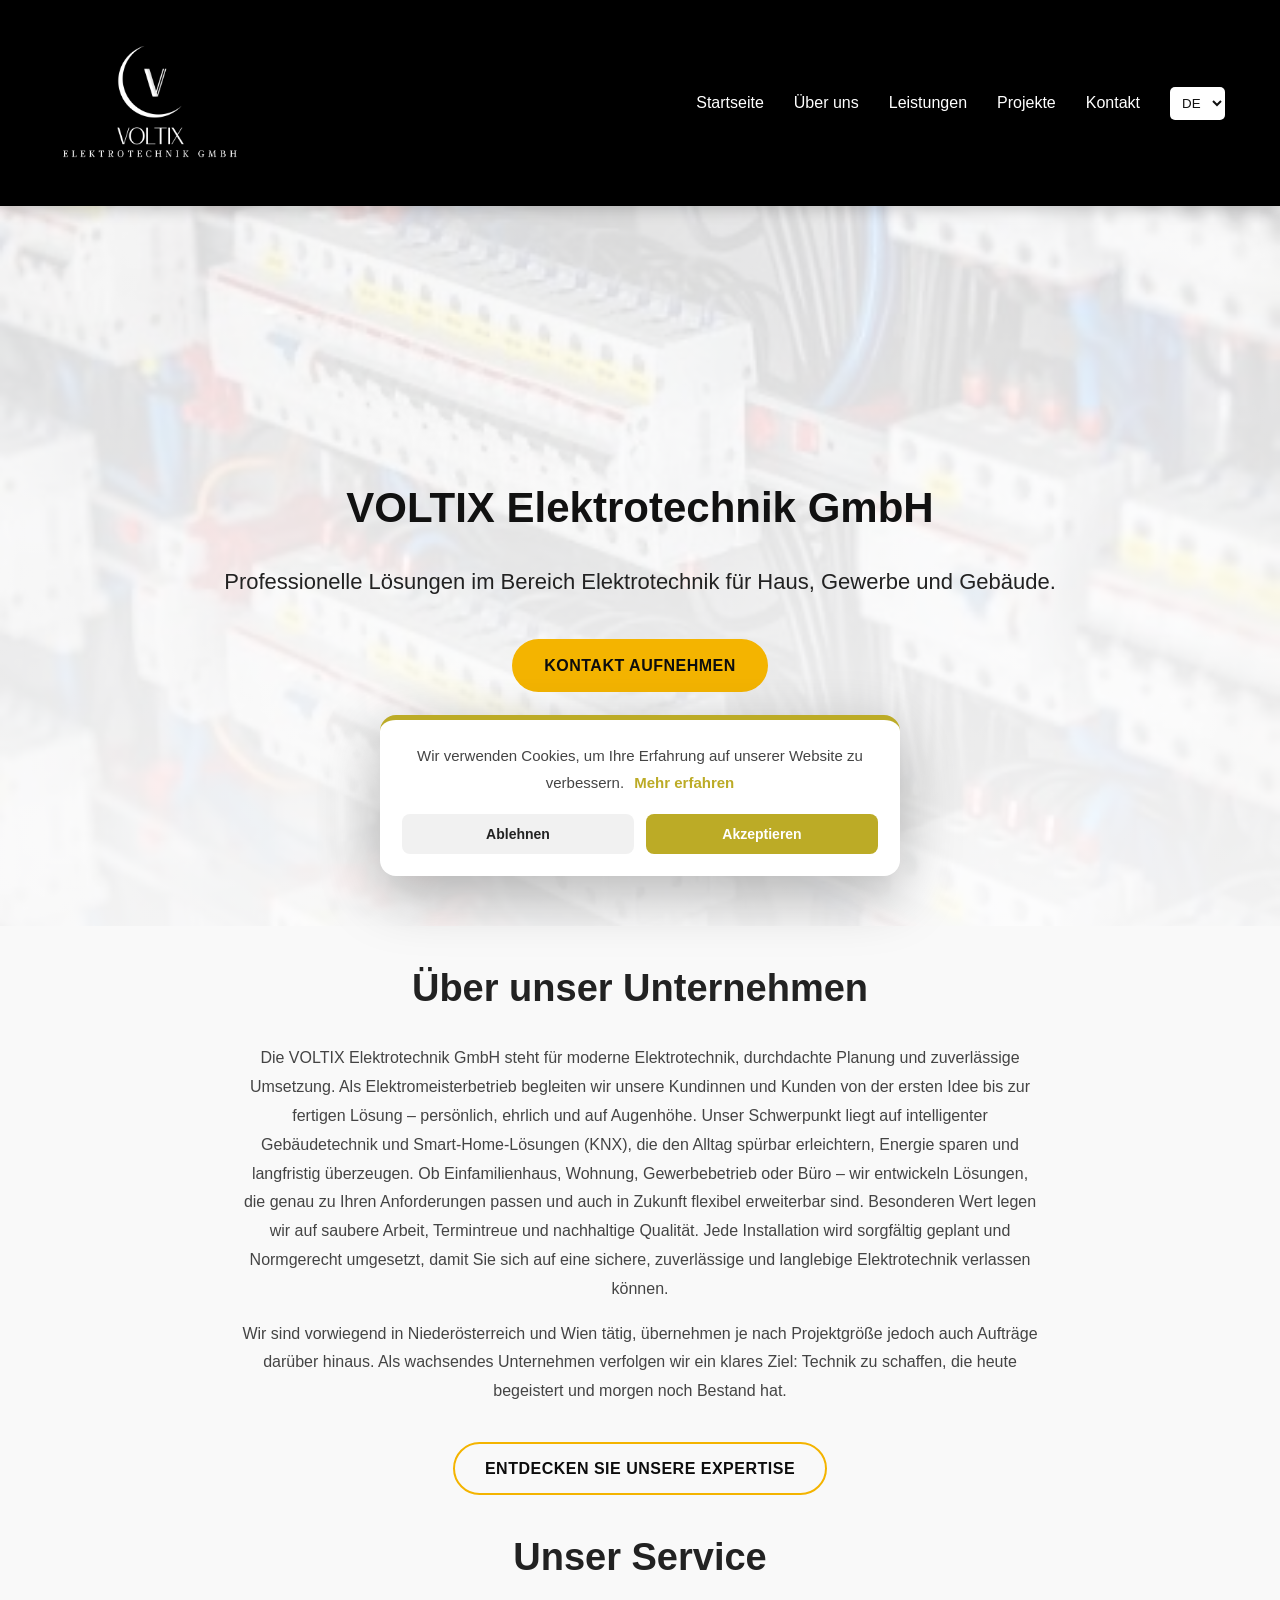
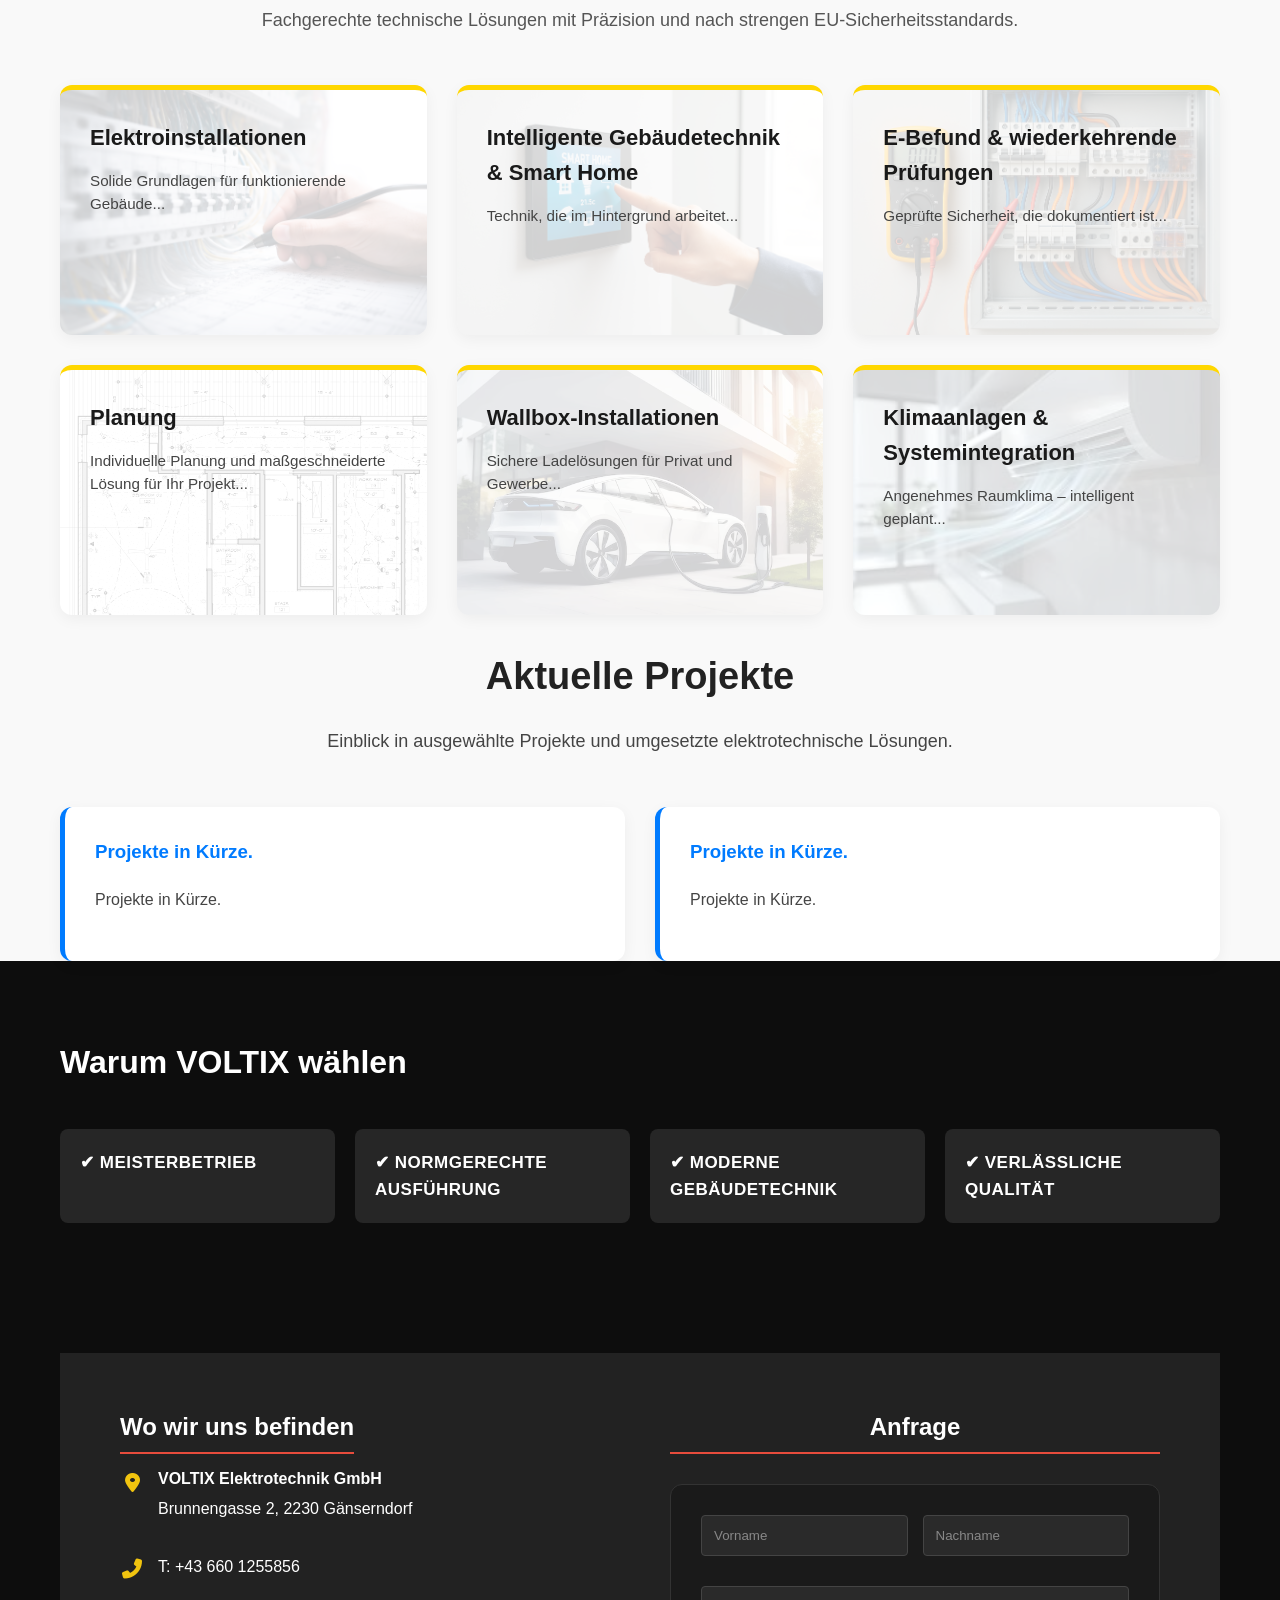
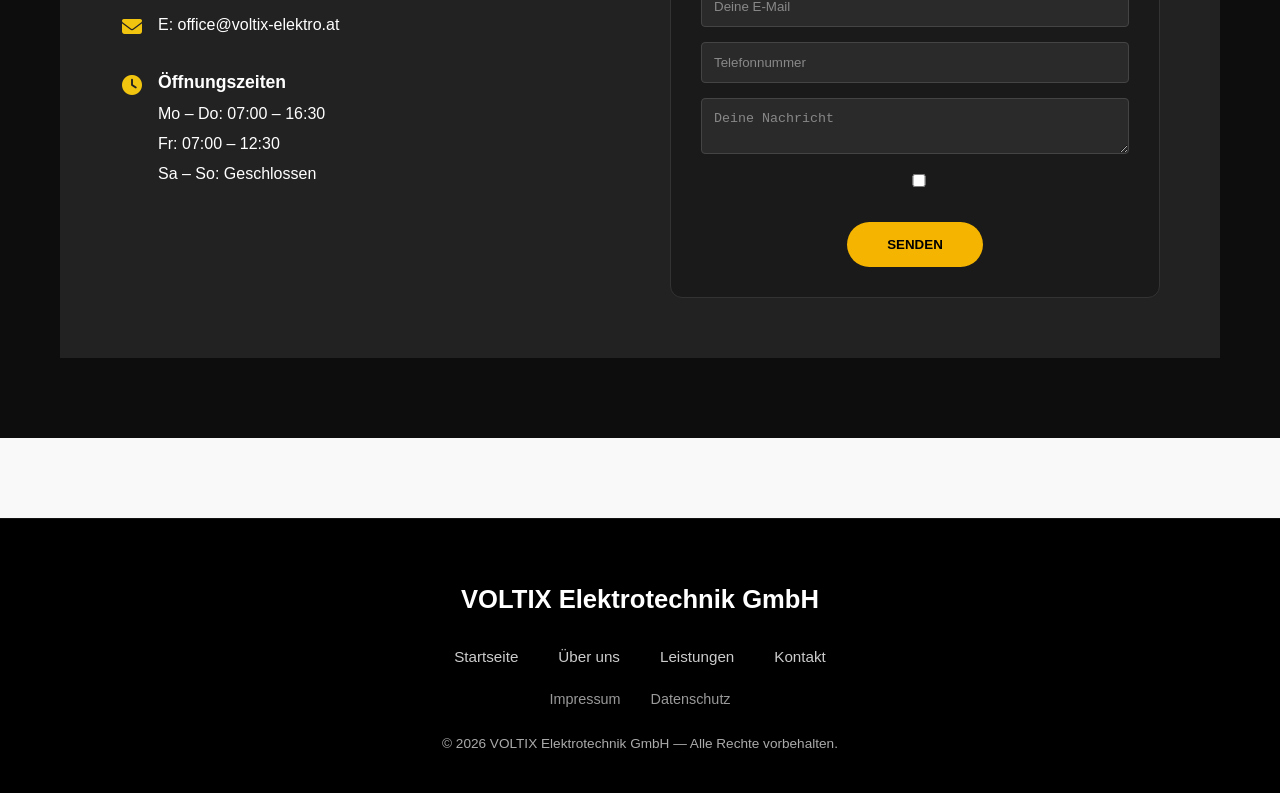
<file: index.html>
<!DOCTYPE html>
<html lang="en">
<head>
    <meta charset="UTF-8" />
    <meta name="viewport" content="width=device-width, initial-scale=1.0, maximum-scale=1.0, user-scalable=no">

    <style>
        * { box-sizing: border-box; }

        body {
            margin: 0;
            padding: 0;
            overflow-x: hidden;
            width: 100%;
        }

        img {
            max-width: 100%;
            height: auto;
        }

        .container {
            width: 100%;
            padding: 0 20px;
            margin: 0 auto;
        }

        section {
            width: 100%;
            display: block;
            clear: both;
        }
    </style>

    <title>VOLTIX Elektrotechnik GmbH – Electrical Engineering Experts</title>

    <meta name="description" content="VOLTIX Elektrotechnik GmbH offers professional electrical engineering, industrial automation, smart home installation, and maintenance services in Austria. Specialized in PLC programming and energy solutions." data-translate="meta_description_index">
    <meta name="keywords" content="VOLTIX, Elektrotechnik, Electrical Engineering, Automation, Smart Home, Installation, Austria, PLC, energy efficiency, industrial control">
    <meta name="author" content="VOLTIX Elektrotechnik GmbH">

    <link rel="stylesheet" href="https://cdnjs.cloudflare.com/ajax/libs/font-awesome/6.5.1/css/all.min.css">
    <link rel="stylesheet" href="style.css">
    <link rel="icon" type="image/png" href="assets/voltix-logo.png">

    <style>
        #cookie-banner.cookie-container {
            position: fixed !important;
            left: 50% !important;
            bottom: 24px !important;
            transform: translateX(-50%) translateY(160%) !important;
            width: min(92%, 520px) !important;
            max-width: 520px !important;
            background: #ffffff !important;
            color: #111111 !important;
            border-radius: 16px !important;
            border-top: 5px solid #bcab26 !important;
            box-shadow: 0 18px 60px rgba(0, 0, 0, 0.28) !important;
            padding: 22px !important;
            z-index: 2147483647 !important;
            opacity: 0 !important;
            visibility: hidden !important;
            pointer-events: none !important;
            text-align: center !important;
            transition: transform 0.35s ease, opacity 0.35s ease, visibility 0.35s ease !important;
            display: block !important;
        }

        #cookie-banner.cookie-container.active {
            transform: translateX(-50%) translateY(0) !important;
            opacity: 1 !important;
            visibility: visible !important;
            pointer-events: auto !important;
        }

        #cookie-banner .cookie-content {
            display: block !important;
        }

        #cookie-banner .cookie-content p {
            margin: 0 0 18px 0 !important;
            line-height: 1.5 !important;
            font-size: 15px !important;
            color: #111111 !important;
        }

        #cookie-banner .learn-more-inline {
            margin-left: 6px !important;
            color: #bcab26 !important;
            font-weight: 600 !important;
            text-decoration: none !important;
            white-space: nowrap !important;
        }

        #cookie-banner .learn-more-inline:hover {
            text-decoration: underline !important;
        }

        #cookie-banner .cookie-buttons {
            display: flex !important;
            flex-direction: row !important;
            gap: 12px !important;
            margin-top: 0 !important;
            width: 100% !important;
        }

        #cookie-banner .cookie-buttons button {
            appearance: none !important;
            -webkit-appearance: none !important;
            flex: 1 !important;
            width: auto !important;
            border: none !important;
            border-radius: 8px !important;
            padding: 12px 18px !important;
            font-size: 14px !important;
            font-weight: 700 !important;
            cursor: pointer !important;
            transition: opacity 0.2s ease !important;
            pointer-events: auto !important;
        }

        #cookie-banner .cookie-buttons button:hover {
            opacity: 0.9 !important;
        }

        #accept-cookies {
            background: #bcab26 !important;
            color: #ffffff !important;
        }

        #deny-cookies {
            background: #f1f1f1 !important;
            color: #222222 !important;
        }

        @media (max-width: 768px) {
            #cookie-banner.cookie-container {
                left: 10px !important;
                right: 10px !important;
                bottom: 10px !important;
                width: auto !important;
                max-width: none !important;
                transform: translateY(160%) !important;
                padding: 18px !important;
            }

            #cookie-banner.cookie-container.active {
                transform: translateY(0) !important;
            }

            #cookie-banner .cookie-buttons {
                flex-direction: column !important;
            }
        }
    </style>
</head>

<body>
    <header id="navbar-container"></header>

    <section class="hero" id="home">
        <div class="hero-content">
            <h1>VOLTIX Elektrotechnik GmbH</h1>
            <div class="hero-subtitle">
                <p data-translate="hero_subtitle">Professional electrical engineering solutions for homes, businesses and industry.</p>
                <a href="/#contact" class="btn primary-btn" data-translate="hero_button">Get in Touch</a>
            </div>
        </div>
    </section>

    <section id="about" class="content-section about-preview">
        <div class="container">
            <h2 class="section-title" data-translate="about_title">About Our Company</h2>
            <div class="about-grid">
                <div class="about-text-content">
                    <p data-translate="about_text_p1">
                        VOLTIX Elektrotechnik GmbH stands for modern electrical engineering, well-thought-out planning, and reliable implementation. As a master electrical contracting company, we support our clients from the initial idea to the finished solution – personally, honestly, and as equals. Our focus is on intelligent building technology and smart home solutions (KNX) that noticeably simplify everyday life, save energy, and provide long-term benefits. Whether for a single-family home, apartment, commercial building, or office – we develop solutions that precisely match your requirements and can be flexibly expanded in the future. We place particular emphasis on clean workmanship, adherence to deadlines, and sustainable quality. Every installation is carefully planned and implemented in accordance with standards, so you can rely on safe, dependable, and durable electrical engineering.
                    </p>
                    <p data-translate="about_text_p2">
                        We primarily operate in Lower Austria and Vienna, but depending on the project size, we also accept projects beyond these regions. As a growing company, we pursue a clear goal: to create technology that inspires today and will still be relevant tomorrow.
                    </p>
                    <a href="about.html" class="btn secondary-btn" data-translate="about_more_button">Discover Our Expertise</a>
                </div>
            </div>
        </div>
    </section>

    <section id="services" class="content-section services-section bg-light">
        <div class="container">
            <h2 class="section-title" data-translate="services_title">Our Services</h2>
            <p class="section-subtitle" data-translate="services_subtitle">
                Specialized technical solutions delivered with precision and adherence to strict EU safety standards.
            </p>

            <div class="services-grid">
                <a href="service-installations.html" class="service-box elektro" data-key="service_1">
                    <h3 data-translate="service_1_title">Electrical Installations</h3>
                    <p data-translate="service_1_preview">Solid Foundations for Functioning Buildings...</p>
                </a>

                <a href="service-smart-home.html" class="service-box smart" data-key="service_2">
                    <h3 data-translate="service_2_title">Intelligent Building Technology & Smart Home</h3>
                    <p data-translate="service_2_preview">Technology that works in the background...</p>
                </a>

                <a href="service-testing.html" class="service-box testing" data-key="service_3">
                    <h3 data-translate="service_3_title">Electronic report & recurring tests</h3>
                    <p data-translate="service_3_preview">Advanced Safety that is tested and documented...</p>
                </a>

                <a href="service-planning.html" class="service-box planning" data-key="service_4">
                    <h3 data-translate="service_4_title">Planning</h3>
                    <p data-translate="service_4_preview">Individual planning and tailored solutions for your project...</p>
                </a>

                <a href="service-wallbox.html" class="service-box wallbox" data-key="service_5">
                    <h3 data-translate="service_5_title">Wallbox Installations</h3>
                    <p data-translate="service_5_preview">Safe Charging Solutions for Private and Commercial...</p>
                </a>

                <a href="service-climate.html" class="service-box klima" data-key="service_6">
                    <h3 data-translate="service_6_title">Air Conditioning & System Integration</h3>
                    <p data-translate="service_6_preview">Pleasant Indoor Climate – Intelligently Planned...</p>
                </a>
            </div>
        </div>
    </section>

    <div id="modalOverlay" class="modal-overlay" onclick="outsideClick(event)">
        <div class="modal">
            <button class="close-btn" onclick="closeModal()">×</button>
            <h2 id="modalTitle"></h2>
            <p id="modalText"></p>
        </div>
    </div>

    <section id="projects" class="content-section projects-section">
        <div class="container">
            <h2 class="section-title" data-translate="projects_title">Recent Projects</h2>
            <p class="section-subtitle" data-translate="projects_text">Insight into selected projects and implemented electrotechnical solutions.</p>

            <div class="projects-grid">
                <div class="project-card">
                    <h3 data-translate="project_1_title">Projects Coming Soon</h3>
                    <p data-translate="project_1_text">Projects Coming Soon</p>
                </div>
                <div class="project-card">
                    <h3 data-translate="project_2_title">Projects Coming Soon</h3>
                    <p data-translate="project_2_text">Projects Coming Soon</p>
                </div>
            </div>
        </div>
    </section>

    <section class="trust bg-dark">
        <div class="container">
            <h2 data-translate="trust_title">Why Choose VOLTIX</h2>

            <div class="trust-grid">
                <div data-translate="trust_1">✔ Master Business</div>
                <div data-translate="trust_2">✔ Standard-Compliant Execution</div>
                <div data-translate="trust_3">✔ Modern Building Technology</div>
                <div data-translate="trust_4">✔ Reliable Quality</div>
            </div>
        </div>
    </section>

    <section id="contact" class="contact-section">
        <div class="container">
            <div class="contact-container">

                <div class="contact-info">
                    <h2 data-en="Where are we located" data-de="Wo wir uns befinden">Where are we located</h2>

                    <div class="info-item">
                        <i class="fas fa-map-marker-alt"></i>
                        <div class="info-text">
                            <strong>VOLTIX Elektrotechnik GmbH</strong>
                            <p>Brunnengasse 2, 2230 Gänserndorf</p>
                        </div>
                    </div>

                    <div class="info-item">
                        <i class="fas fa-phone-alt"></i>
                        <div class="info-text">
                            <p>T: +43 660 1255856</p>
                        </div>
                    </div>

                    <div class="info-item">
                        <i class="fas fa-envelope"></i>
                        <div class="info-text">
                            <p>E: office@voltix-elektro.at</p>
                        </div>
                    </div>

                    <div class="info-item">
                        <i class="fas fa-clock"></i>
                        <div class="info-text">
                            <h3 data-en="Opening Hours" data-de="Öffnungszeiten">Opening Hours</h3>
                            <p data-en="Mon – Thu: 07:00 – 16:30" data-de="Mo – Do: 07:00 – 16:30">Mon – Thu: 07:00 – 16:30</p>
                            <p data-en="Fri: 07:00 – 12:30" data-de="Fr: 07:00 – 12:30">Fri – 07:00 – 12:30</p>
                            <p data-en="Sat – Sun: Closed" data-de="Sa – So: Geschlossen">Sat – Sun: Closed</p>
                        </div>
                    </div>
                </div>

                <div class="contact-form-wrapper">
                    <h2 class="form-title" data-en="Inquiry" data-de="Anfrage">Inquiry</h2>

                    <form action="https://formspree.io/f/xwvwjjgo" method="POST" class="contact-form" id="contactForm">
                        <div class="form-row">
                            <input type="text" name="First_Name" placeholder="First Name" data-en="First Name" data-de="Vorname" required>
                            <input type="text" name="Last_Name" placeholder="Last Name" data-en="Last Name" data-de="Nachname" required>
                        </div>

                        <input type="email" name="Email" placeholder="Your Email" data-en="Your Email" data-de="Deine E-Mail" required>
                        <input type="tel" name="Phone" placeholder="Phone Number" data-en="Phone Number" data-de="Telefonnummer" required>
                        <textarea name="Message" placeholder="Your Message" data-en="Your Message" data-de="Deine Nachricht" required></textarea>

                        <div class="privacy-wrapper">
                            <input type="checkbox" id="privacy" name="privacy" required>
                        </div>

                        <div class="button-wrapper">
                            <button type="submit" class="send-btn" data-en="SEND" data-de="SENDEN">SEND</button>
                        </div>
                    </form>
                </div>

            </div>
        </div>
    </section>

    <div id="cookie-banner" class="cookie-container" aria-live="polite">
        <div class="cookie-content">
            <p>
                <span data-translate="cookie_text">We use cookies to improve your experience on our website.</span>
                <a href="privacy.html" class="learn-more-inline" data-translate="cookie_learn_more">Learn more</a>
            </p>
            <div class="cookie-buttons">
                <button type="button" id="deny-cookies" data-translate="cookie_deny">Deny</button>
                <button type="button" id="accept-cookies" data-translate="cookie_accept">Accept</button>
            </div>
        </div>
    </div>

    <div id="footer-container"></div>

    <script src="script.js"></script>
    <script src="layout.js"></script>

    <script>
        window.addEventListener("load", function () {
            const banner = document.getElementById("cookie-banner");
            const acceptBtn = document.getElementById("accept-cookies");
            const denyBtn = document.getElementById("deny-cookies");

            if (!banner || !acceptBtn || !denyBtn) return;

            try {
                const choice = localStorage.getItem("cookieChoice");

                if (!choice) {
                    setTimeout(function () {
                        banner.classList.add("active");
                    }, 500);
                }

                acceptBtn.onclick = function (e) {
                    e.preventDefault();
                    e.stopPropagation();
                    localStorage.setItem("cookieChoice", "accepted");
                    banner.classList.remove("active");
                    banner.style.display = "none";
                };

                denyBtn.onclick = function (e) {
                    e.preventDefault();
                    e.stopPropagation();
                    localStorage.setItem("cookieChoice", "denied");
                    banner.classList.remove("active");
                    banner.style.display = "none";
                };
            } catch (err) {
                console.error("Cookie banner error:", err);
            }
        });
    </script>
</body>
</html>
</file>
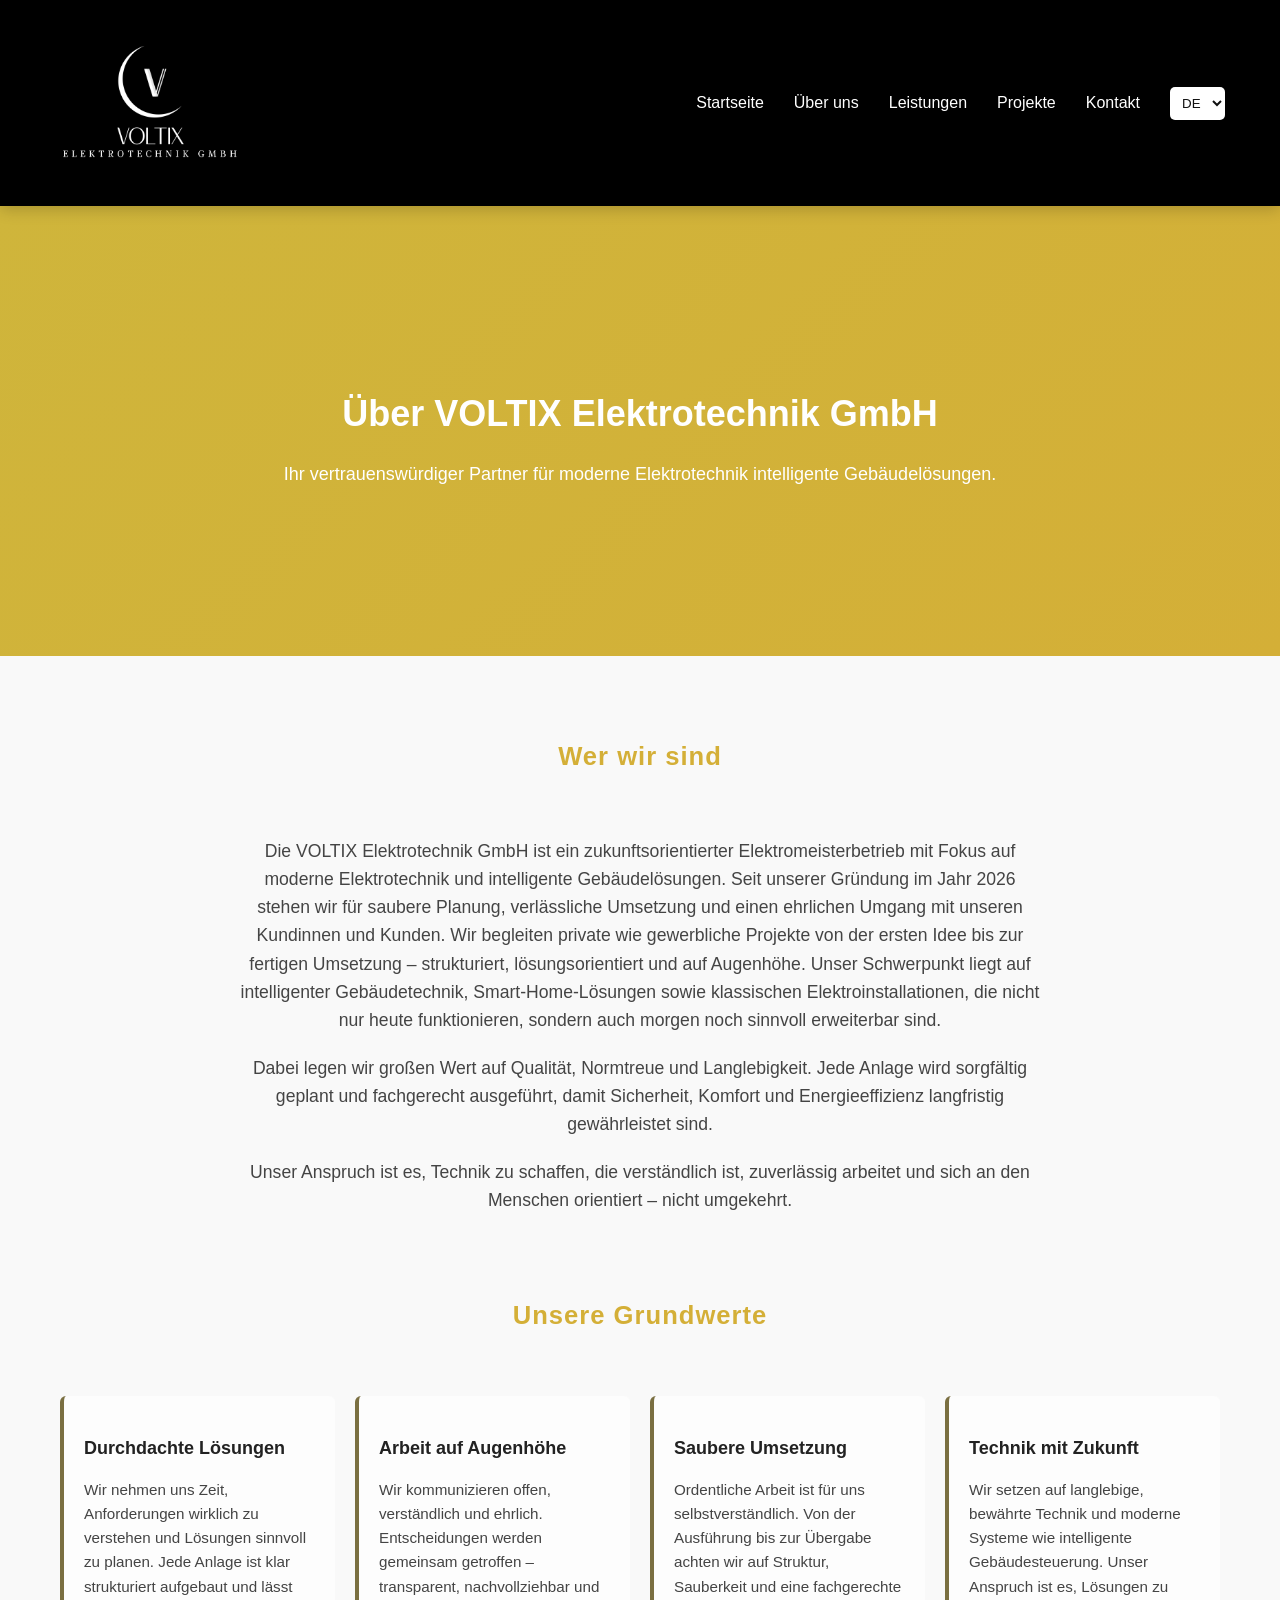
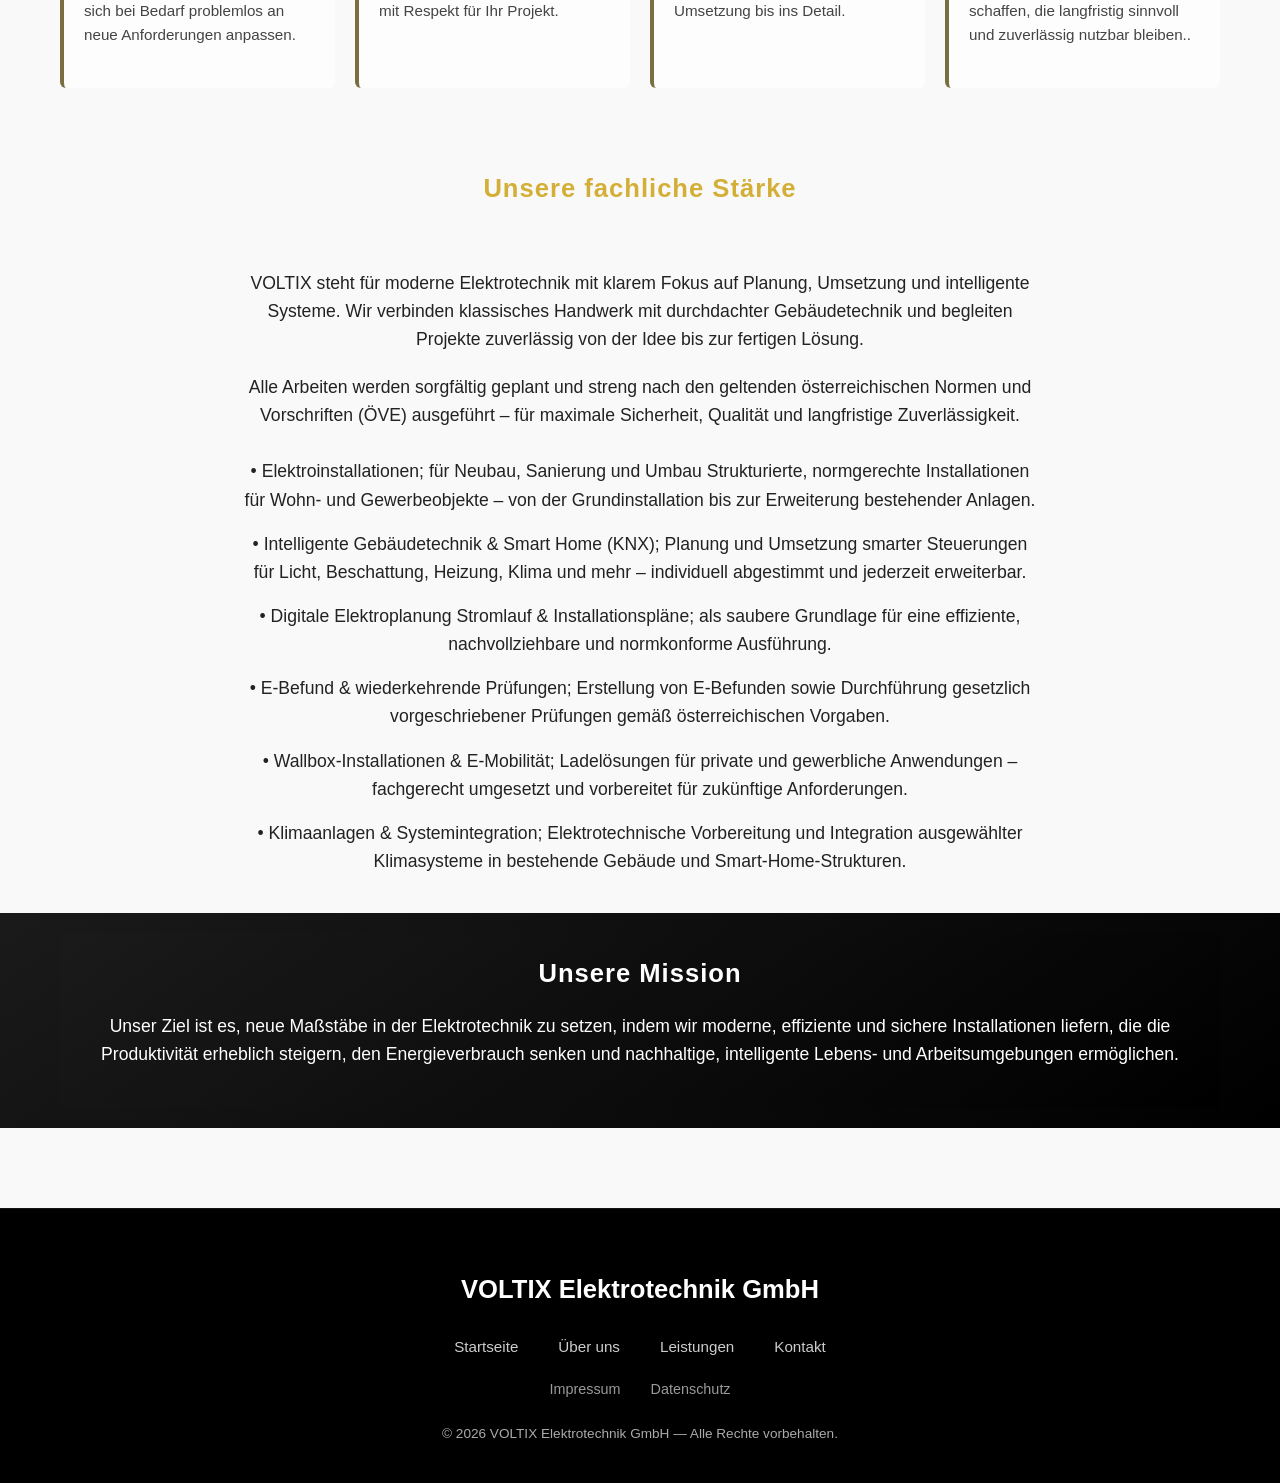
<file: about.html>
<!DOCTYPE html>
<html lang="en">
<head>
    <meta charset="UTF-8" />
   <meta name="viewport" content="width=device-width, initial-scale=1.0">

<style>
    * { box-sizing: border-box; }
    body { 
        margin: 0; 
        padding: 0; 
        overflow-x: hidden; /* Prevents the 'wobble'/side-scrolling */
        width: 100%;
    }
    img { 
        max-width: 100%; /* Prevents images from being wider than the phone */
        height: auto; 
    }
    .container {
        width: 100%;
        padding: 0 20px;
        margin: 0 auto;
    }
    /* Forces everything to stay inside the phone screen */
    section {
        width: 100%;
        display: block;
        clear: both;
    }
</style>

    <title>About Us – Voltix Elektrotechnik GmbH</title>

    <meta name="description" content="Learn more about Voltix Elektrotechnik GmbH – a modern electrical engineering company providing professional installations, industrial automation, smart home systems, and advanced technical solutions." data-translate="meta_description_about">
    <meta name="author" content="Voltix Elektrotechnik GmbH">

    <link rel="stylesheet" href="style.css">
    <link rel="icon" type="image/png" href="assets/voltix-logo.png">
</head>

</style>
<body>

   <header id="navbar-container"></header>

  <section class="about-hero">
    <div class="about-hero-content">
        <h2 data-translate="about_hero_title">VOLTIX Elektrotechnik GmbH</h2>
        <p data-translate="about_hero_subtitle">Your trusted partner for modern electrical engineering and intelligent building solutions.</p>
    </div>
</section>

<section class="about-section">
    <div class="container">
        <div class="about-content-centered">
            <h2 data-translate="who_we_are_title">Who We Are</h2>
            
            <p data-translate="about_main_text_p1">
                VOLTIX Elektrotechnik GmbH is a future-oriented master electrical contracting company focusing on modern electrical engineering and intelligent building solutions. Since our founding in 2026, we have stood for meticulous planning, reliable implementation, and honest dealings with our customers. We support private and commercial projects from the initial concept to completed implementation – in a structured, solution-oriented manner and on equal footing. Our focus is on intelligent building technology, smart home solutions, and classic electrical installations that not only function today but can also be meaningfully expanded in the future.
            </p>
            <p data-translate="about_main_text_p2">
                We place great emphasis on quality, compliance with standards, and durability. Every system is carefully planned and professionally installed to ensure long-term safety, comfort, and energy efficiency.
            </p>
            <p data-translate="about_main_text_p3">
                Our aim is to create technology that is understandable, works reliably and is people-oriented – not the other way around.
            </p>
        </div>
    </div>
</section>
    <section class="content-section about-section bg-light">
        <div class="container">
            <h2 data-translate="values_title">Our Core Values</h2>
            <div class="values-grid">
                <div class="value-box">
                    <h3 data-translate="value_1_title">Well-thought-out solutions</h3>
                    <p data-translate="value_1_text">We take the time to truly understand requirements and plan solutions effectively. Every system is clearly structured and can be easily adapted to new requirements as needed.</p>
                </div>
                <div class="value-box">
                    <h3 data-translate="value_2_title">Working as equals</h3>
                    <p data-translate="value_2_text">We communicate openly, clearly, and honestly. Decisions are made jointly, transparently, comprehensibly, and with respect for your project.
                    </p>
                </div>
                <div class="value-box">
                    <h3 data-translate="value_3_title">Clean execution</h3>
                    <p data-translate="value_3_text">Proper work is a matter of course for us. From execution to handover, we pay attention to structure, cleanliness, and professional execution down to the last detail.</p>
                </div>
                <div class="value-box">
                    <h3 data-translate="value_4_title">Technology for the future</h3>
                    <p data-translate="value_4_text">We rely on durable, proven technology and modern systems such as intelligent building management. Our aim is to create solutions that remain useful and reliable in the long term.</p>
                </div>
            </div>
        </div>
    </section>

    <section class="content-section about-section">
        <div class="container">
            <h2 data-translate="expertise_title">Our professional strength</h2>
            <div class="expertise-grid">
                <div class="text-content">
                    <p data-translate="expertise_p1">
                        VOLTIX stands for modern electrical engineering with a clear focus on planning, implementation, and intelligent systems. We combine traditional craftsmanship with sophisticated building technology and reliably support projects from the initial concept to the finished solution.
                    </p>
                    <p data-translate="expertise_p2">All work is meticulously planned and executed strictly in accordance with applicable Austrian standards and regulations (ÖVE) – for maximum safety, quality, and long-term reliability.</p>
                    <ul class="skills-list">
                        <li data-translate="skill_1">• Electrical installations; For new construction, renovation and conversion. Structured, standards-compliant installations for residential and commercial properties – from basic installation to the expansion of existing systems.</li>
                        <li data-translate="skill_2">• Intelligent building technology & Smart Home (KNX); Planning and implementation of smart controls for lighting, shading, heating, air conditioning and more, individually tailored and expandable at any time.</li>
                        <li data-translate="skill_3">• Digital electrical planning Circuit and installation plans; As a clean basis for efficient, traceable and standards-compliant execution.</li>
                        <li data-translate="skill_4">• Electronic reports & recurring inspections; Preparation of electronic reports and performance of legally required inspections in accordance with Austrian regulations.</li>
                        <li data-translate="skill_5">• Wallbox installations & e-mobility; Charging solutions for private and commercial applications – professionally implemented and prepared for future requirements.</li>
                        <li data-translate="skill_6">• Air conditioning & system integration; Electrical preparation and integration of selected air conditioning systems into existing building and smart home structures.</li>
                        
                    </ul>
                </div>
            </div>
        </div>
    </section>

    <section class="content-section about-section bg-dark mission-section">
        <div class="container">
        <div class="mission-section">
    <div class="accent-line"></div> <h2 data-translate="mission_title" style="color: white;">>Our Mission</h2>
    <p data-translate="mission_text" style="color: white;">>Our goal is to create technology that is easy to understand, works reliably, and is oriented toward people—not the other way around.</p>
</div>
        </div>
    </section>

  <div id="footer-container"></div>

<script src="script.js"></script>
<script src="layout.js"></script>
</file>
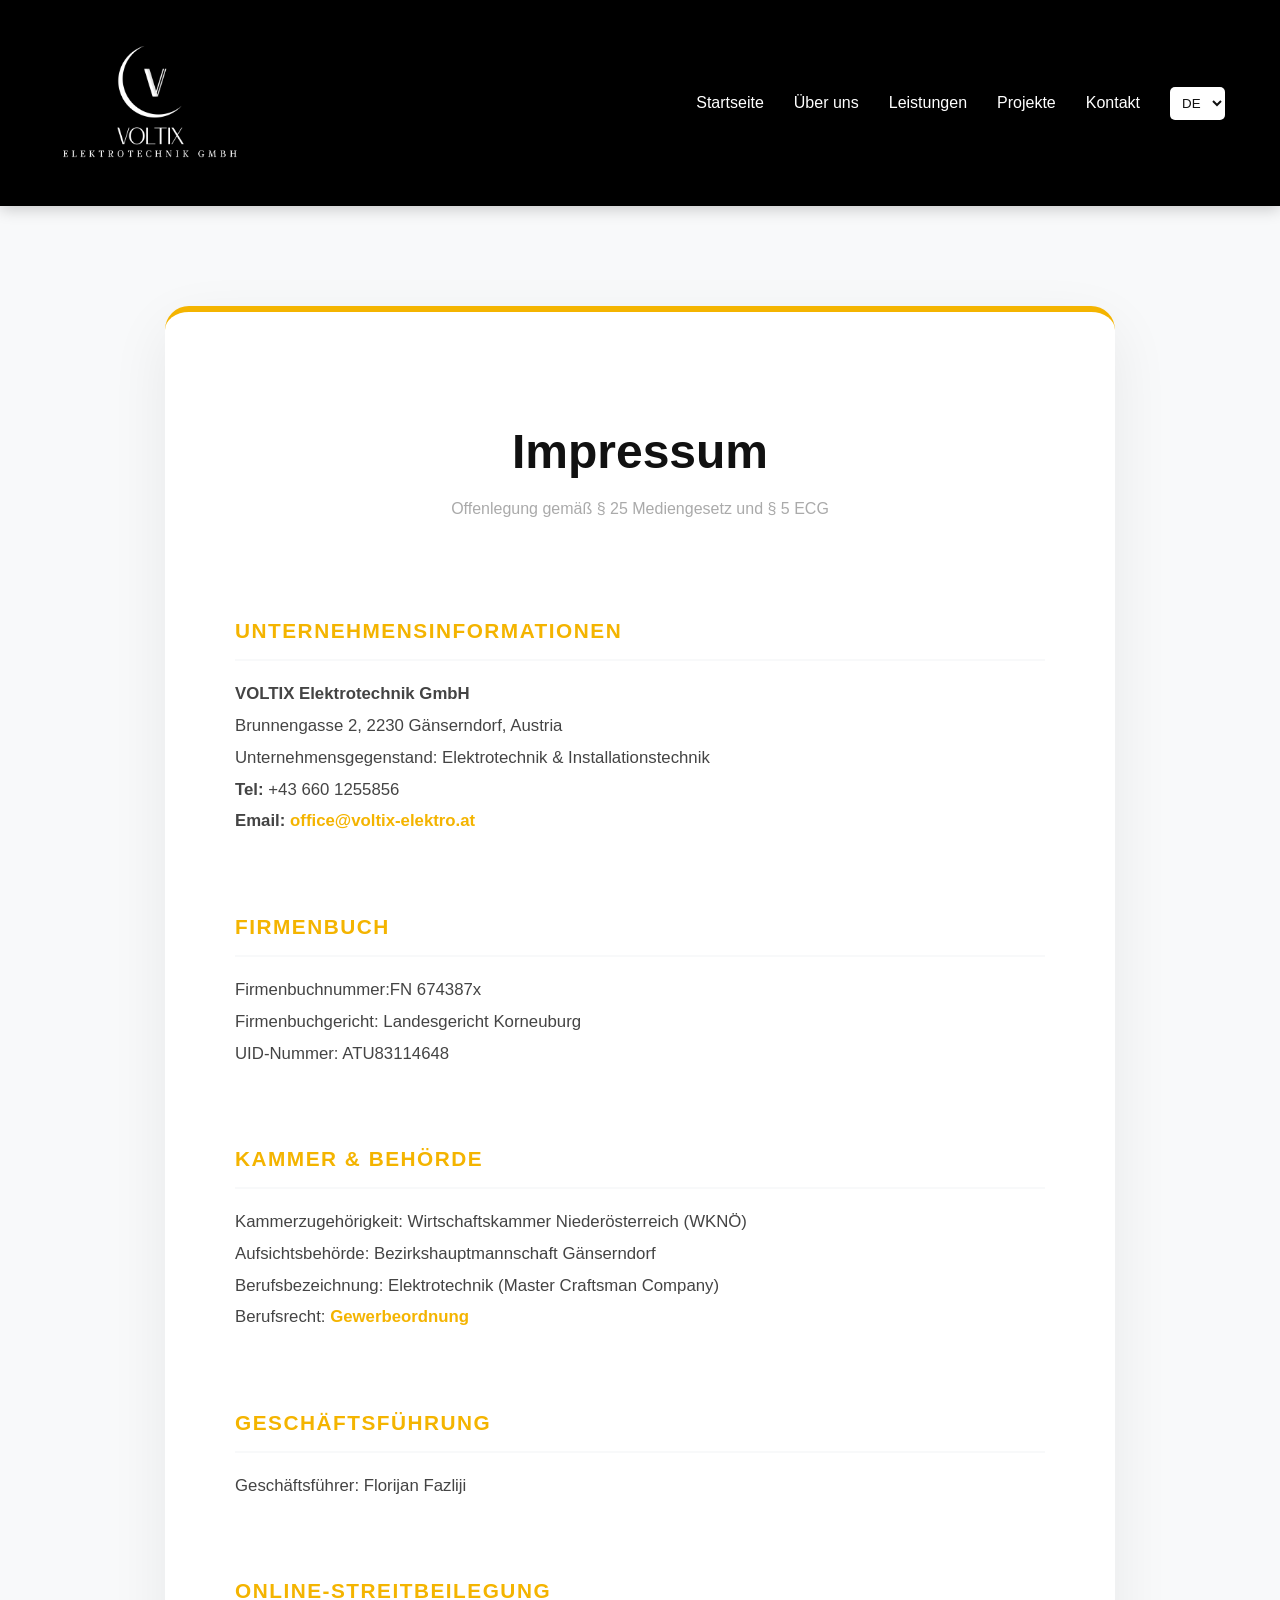
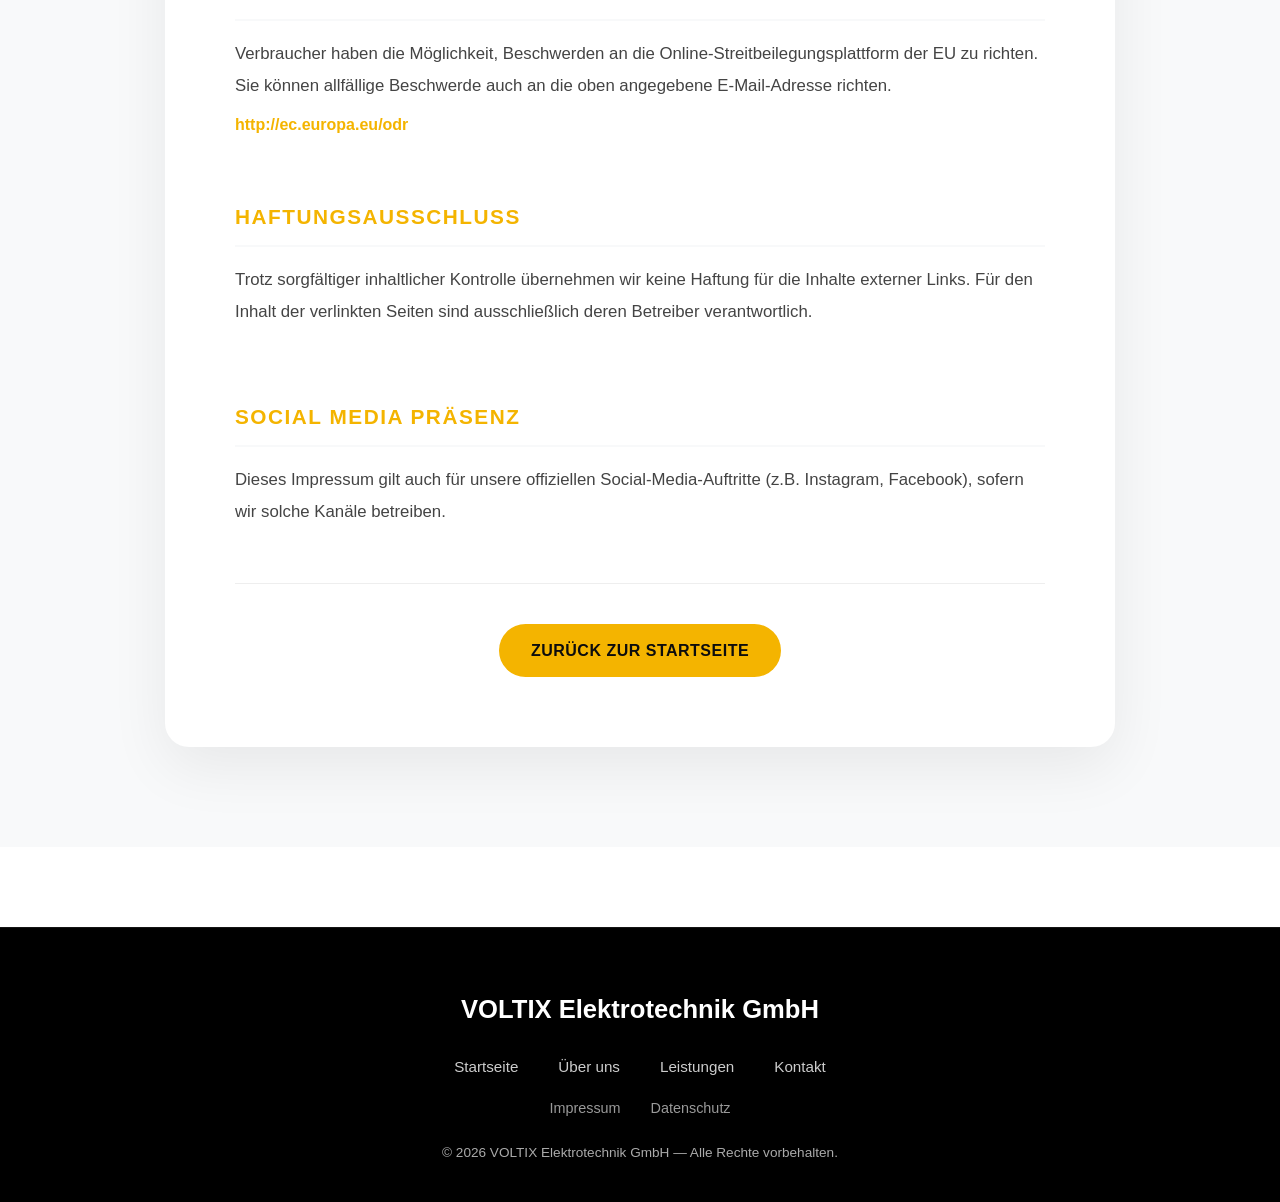
<file: impressum.html>
<!DOCTYPE html>
<html lang="en">
<head>
    <meta charset="UTF-8" />
    <meta name="viewport" content="width=device-width, initial-scale=1.0, maximum-scale=1.0, user-scalable=no">
    <title data-translate="impressum_page_title">Legal Notice | Voltix Elektrotechnik GmbH</title>
    
    <link rel="stylesheet" href="https://cdnjs.cloudflare.com/ajax/libs/font-awesome/6.5.1/css/all.min.css">
    <link rel="stylesheet" href="style.css">
    <link rel="icon" type="image/png" href="assets/voltix-logo.png">

    <style>
        body { background: #ffffff !important; color: #333 !important; display: block !important; margin: 0; padding: 0; }
        header { width: 100%; background-color: #0a0a0a !important; position: relative; z-index: 1000; }
        .legal-wrapper { padding: 100px 20px; width: 100%; background-color: #f8f9fa; }

        .legal-card {
            display: grid !important;
            grid-template-columns: 1fr !important;
            grid-template-areas: "header" "company" "registry" "trade" "management" "dispute" "disclaimer" "social" "actions" !important;
            gap: 45px;
            max-width: 950px;
            margin: 0 auto !important;
            padding: 70px;
            background: #ffffff;
            border-radius: 24px;
            box-shadow: 0 20px 60px rgba(0,0,0,0.07);
            border-top: 6px solid #f4b400;
        }

        #i-header { grid-area: header; }
        #i-company { grid-area: company; }
        #i-registry { grid-area: registry; }
        #i-trade { grid-area: trade; }
        #i-management { grid-area: management; }
        #i-dispute { grid-area: dispute; }
        #i-disclaimer { grid-area: disclaimer; }
        #i-social { grid-area: social; }
        #i-actions { grid-area: actions; }

        .legal-block { text-align: left; display: block !important; width: 100%; }
        .legal-block h1 { font-size: 3rem; color: #111; margin-bottom: 5px; text-align: center; font-weight: 900; }
        .legal-subtitle { text-align: center; color: #aaa; font-size: 1rem; margin-bottom: 30px; display: block; }
        .legal-block h2 { font-size: 1.3rem; color: #f4b400; margin-bottom: 15px; text-transform: uppercase; letter-spacing: 1.5px; font-weight: 700; border-bottom: 2px solid #f8f9fa; padding-bottom: 12px; }
        .legal-block p { line-height: 1.9; color: #444; font-size: 1.05rem; margin-bottom: 10px; }
        .legal-block a { color: #f4b400; text-decoration: none; font-weight: 600; }
        .legal-block a:hover { text-decoration: underline; }
        .legal-actions { grid-area: actions; text-align: center; border-top: 1px solid #eee; padding-top: 40px; }

        @media (max-width: 768px) {
            .legal-card { padding: 35px 25px; gap: 35px; }
            .legal-block h1 { font-size: 2.2rem; }
        }
    </style>
</head>
<body>

<header id="navbar-container"></header>

<div class="legal-wrapper">
    <div class="legal-card">
        <div class="legal-block" id="i-header">
            <h1 data-translate="impressum_title">Legal Notice</h1>
            <span class="legal-subtitle" data-translate="impressum_subtitle">Disclosure according to § 25 Media Act and § 5 ECG</span>
        </div>

        <div class="legal-block" id="i-company">
            <h2 data-translate="company_info_title">Company Information</h2>
            <p>
                <strong>VOLTIX Elektrotechnik GmbH</strong><br>
                Brunnengasse 2, 2230 Gänserndorf, Austria<br>
                <span data-translate="business_object">Object of Business: Electrical Engineering & Installation Technology</span><br>
                <strong>Tel:</strong> +43 660 1255856<br>
                <strong>Email:</strong> <a href="mailto:office@voltix-elektro.at">office@voltix-elektro.at</a>
            </p>
        </div>

        <div class="legal-block" id="i-registry">
            <h2 data-translate="registry_title">Commercial Register</h2>
            <p>
                <span data-translate="reg_num">Commercial Register Number:</span>FN 674387x<br>
                <span data-translate="reg_court">Register Court:</span> Landesgericht Korneuburg<br>
                <span data-translate="vat_num">VAT-ID Number:</span> ATU83114648
            </p>
        </div>

        <div class="legal-block" id="i-trade">
            <h2 data-translate="trade_title">Chamber & Authority</h2>
            <p>
                <span data-translate="chamber">Chamber Membership:</span> Wirtschaftskammer Niederösterreich (WKNÖ)<br>
                <span data-translate="authority">Trade Authority:</span> Bezirkshauptmannschaft Gänserndorf<br>
                <span data-translate="profession">Professional Title:</span> Elektrotechnik (Master Craftsman Company)<br>
                <span data-translate="laws_label">Professional Law:</span> <a href="https://www.ris.bka.gv.at" target="_blank" data-translate="laws_link">Gewerbeordnung</a>
            </p>
        </div>

        <div class="legal-block" id="i-management">
            <h2 data-translate="management_title">Management</h2>
            <p><span data-translate="md">Managing Director:</span> Florijan Fazliji</p>
        </div>

        <div class="legal-block" id="i-dispute">
            <h2 data-translate="dispute_title">Online Dispute Resolution</h2>
            <p data-translate="dispute_text">Consumers have the opportunity to submit complaints to the EU's online dispute resolution platform. You can also send any complaints to the email address provided above.</p>
            <a href="http://ec.europa.eu/odr" target="_blank">http://ec.europa.eu/odr</a>
        </div>

        <div class="legal-block" id="i-disclaimer">
            <h2 data-translate="disclaimer_title">Liability Disclaimer</h2>
            <p data-translate="disclaimer_text">Despite careful control of the content, we assume no liability for the content of external links. The operators of the linked pages are solely responsible for their content.</p>
        </div>

        <div class="legal-block" id="i-social">
            <h2 data-translate="social_title">Social Media Presence</h2>
            <p data-translate="social_text">This Legal Notice also applies to our official social media appearances (e.g., Instagram, Facebook, LinkedIn) insofar as we maintain such channels.</p>
        </div>

        <div class="legal-actions" id="i-actions">
            <a href="index.html" class="btn primary-btn" data-translate="back_home">Back to Home</a>
        </div>
    </div>
</div>

<div id="footer-container"></div>

<script src="script.js"></script>
<script src="layout.js"></script>
</body>
</html>
</file>
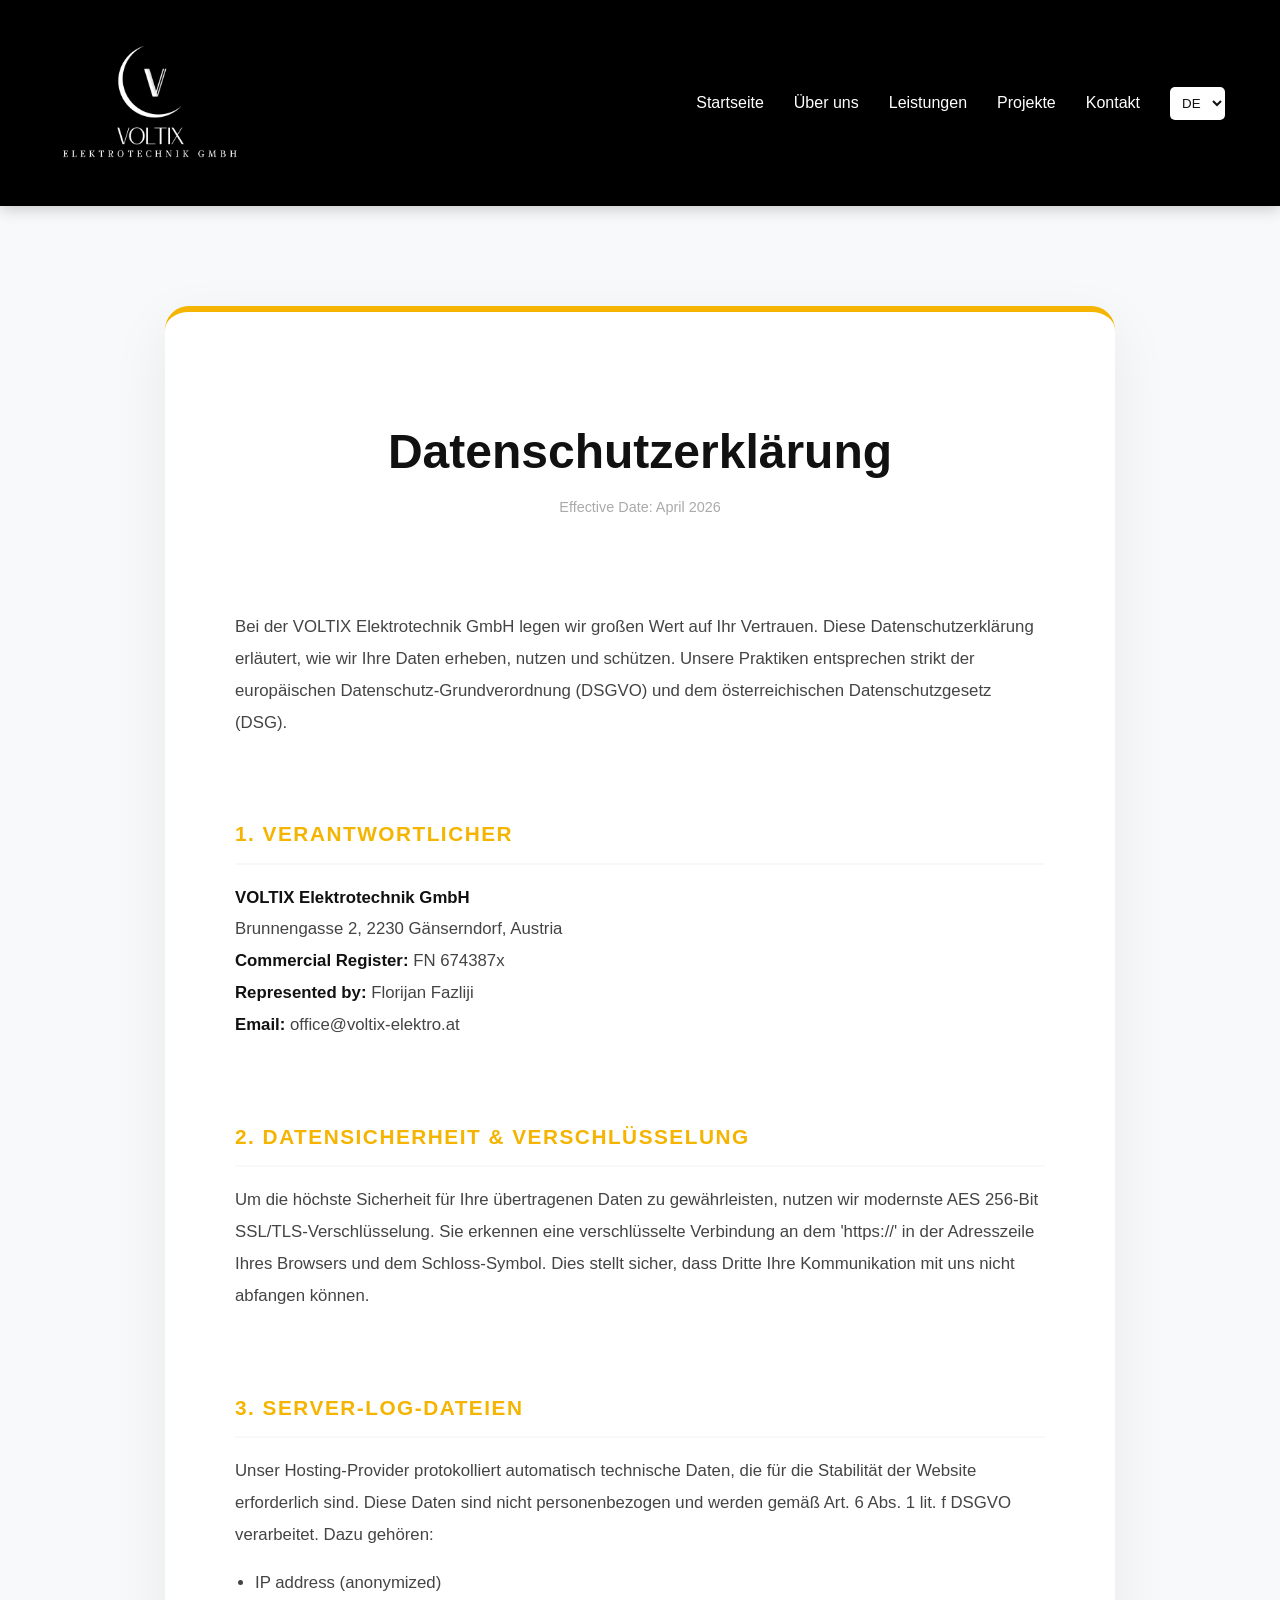
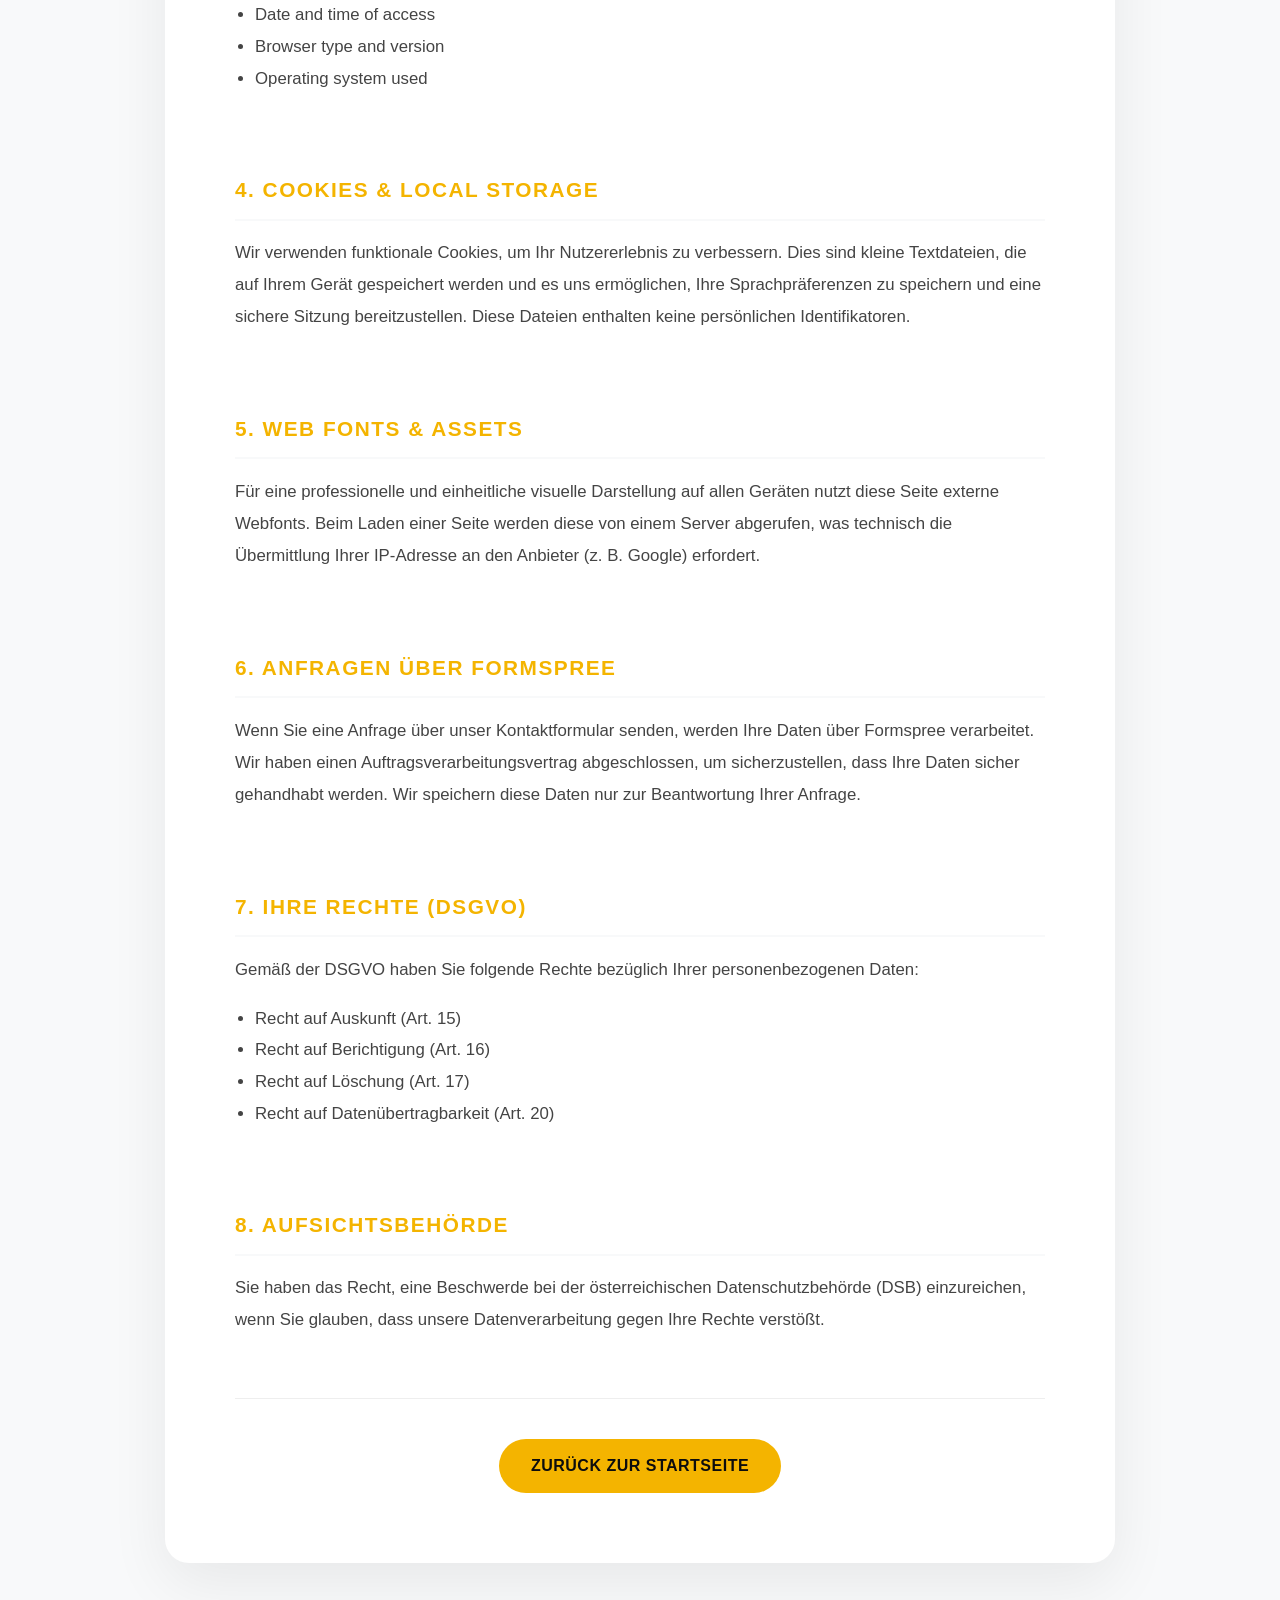
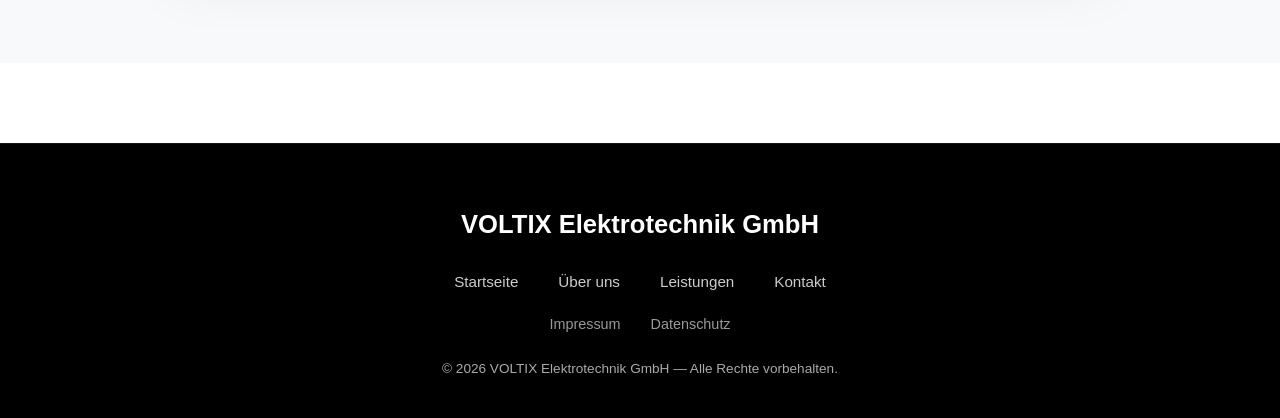
<file: privacy.html>
<!DOCTYPE html>
<html lang="en">
<head>
    <meta charset="UTF-8" />
    <meta name="viewport" content="width=device-width, initial-scale=1.0, maximum-scale=1.0, user-scalable=no">
    <title data-translate="privacy_page_title">Privacy Policy | Voltix Elektrotechnik GmbH</title>
    
    <link rel="stylesheet" href="https://cdnjs.cloudflare.com/ajax/libs/font-awesome/6.5.1/css/all.min.css">
    <link rel="stylesheet" href="style.css">

    <style>
        body { background: #ffffff !important; color: #333 !important; display: block !important; margin: 0; padding: 0; }
        header { width: 100%; background-color: #0a0a0a !important; position: relative; z-index: 1000; }
        
        .legal-wrapper { padding: 100px 20px; width: 100%; background-color: #f8f9fa; }

        /* THE GRID LOCK - Prevents any jumping or reordering */
        .legal-card {
            display: grid !important;
            grid-template-columns: 1fr !important;
            grid-template-areas: 
                "header"
                "intro"
                "controller"
                "encryption"
                "logfiles"
                "cookies"
                "external"
                "purpose"
                "rights"
                "authority"
                "actions" !important;
            gap: 45px;
            max-width: 950px;
            margin: 0 auto !important;
            padding: 70px;
            background: #ffffff;
            border-radius: 24px;
            box-shadow: 0 20px 60px rgba(0,0,0,0.07);
            border-top: 6px solid #f4b400;
        }

        /* ID Assignment */
        #p-header { grid-area: header; }
        #p-intro { grid-area: intro; }
        #p-controller { grid-area: controller; }
        #p-encryption { grid-area: encryption; }
        #p-logfiles { grid-area: logfiles; }
        #p-cookies { grid-area: cookies; }
        #p-external { grid-area: external; }
        #p-purpose { grid-area: purpose; }
        #p-rights { grid-area: rights; }
        #p-authority { grid-area: authority; }
        #p-actions { grid-area: actions; }

        .legal-block { text-align: left; display: block !important; width: 100%; }
        .legal-block h1 { font-size: 3rem; color: #111; margin-bottom: 5px; text-align: center; font-weight: 900; }
        .update-date { text-align: center; color: #aaa; font-size: 0.9rem; margin-bottom: 30px; display: block; }
        
        .legal-block h2 { 
            font-size: 1.3rem; color: #f4b400; margin-bottom: 15px; 
            text-transform: uppercase; letter-spacing: 1.5px; font-weight: 700; 
            border-bottom: 2px solid #f8f9fa; padding-bottom: 12px; 
        }
        
        .legal-block p, .legal-block li { line-height: 1.9; color: #444; font-size: 1.05rem; }
        .legal-block ul { padding-left: 20px; }
        .legal-block strong { color: #111; }

        .legal-actions { grid-area: actions; text-align: center; border-top: 1px solid #eee; padding-top: 40px; }

        @media (max-width: 768px) {
            .legal-card { padding: 35px 25px; gap: 35px; }
            .legal-block h1 { font-size: 2.2rem; }
        }
    </style>
</head>

<body>

<header id="navbar-container"></header>

<div class="legal-wrapper">
    <div class="legal-card">

        <div class="legal-block" id="p-header">
            <h1 data-translate="privacy_title">Privacy Policy</h1>
            <span class="update-date">Effective Date: April 2026</span>
        </div>

        <div class="legal-block" id="p-intro">
            <p data-translate="privacy_intro_long">At Voltix Elektrotechnik GmbH, we value your trust. This Privacy Policy explains how we collect, use, and protect your data when you visit our website. Our practices comply strictly with the European General Data Protection Regulation (GDPR) and the Austrian Data Protection Act (DSG).</p>
        </div>

        <div class="legal-block" id="p-controller">
            <h2 data-translate="privacy_controller_title">1. Data Controller</h2>
            <p>
                <strong>VOLTIX Elektrotechnik GmbH</strong><br>
                Brunnengasse 2, 2230 Gänserndorf, Austria<br>
                <strong>Commercial Register:</strong> FN 674387x<br>
                <strong>Represented by:</strong> Florijan Fazliji<br>
                <strong>Email:</strong> office@voltix-elektro.at
            </p>
        </div>

        <div class="legal-block" id="p-encryption">
            <h2 data-translate="privacy_security_title">2. Data Security & Encryption</h2>
            <p data-translate="privacy_security_text">To ensure the highest level of security for your transmitted data, we utilize state-of-the-art AES 256-bit SSL/TLS encryption. You can recognize an encrypted connection by the "https://" in your browser's address bar and the lock icon. This ensures that no third parties can intercept your communication with us.</p>
        </div>

        <div class="legal-block" id="p-logfiles">
            <h2 data-translate="privacy_log_title">3. Server Log Files</h2>
            <p data-translate="privacy_log_text">Our hosting provider automatically logs technical data required for website stability. This includes:</p>
            <ul>
                <li>IP address (anonymized)</li>
                <li>Date and time of access</li>
                <li>Browser type and version</li>
                <li>Operating system used</li>
            </ul>
        </div>

        <div class="legal-block" id="p-cookies">
            <h2 data-translate="privacy_cookies_title">4. Cookies & Local Storage</h2>
            <p data-translate="privacy_cookies_text">We use functional cookies to enhance your experience. These are small text files stored on your device that allow us to remember your language preferences and provide a secure session. These files do not contain personal identifiers and are essential for the website's performance.</p>
        </div>

        <div class="legal-block" id="p-external">
            <h2 data-translate="privacy_external_title">5. Web Fonts & Assets</h2>
            <p data-translate="privacy_external_text">For a professional and consistent visual presentation across all devices, this site uses external web fonts. When you load a page, these fonts are fetched from a server, which technically requires your IP address to be transmitted to the provider (e.g., Google) to deliver the file to your browser.</p>
        </div>

        <div class="legal-block" id="p-purpose">
            <h2 data-translate="privacy_purpose_title">6. Inquiries via Formspree</h2>
            <p data-translate="privacy_purpose_text">When you send an inquiry through our contact form, your data is processed via <strong>Formspree</strong>. We have established a Data Processing Agreement to ensure your data is handled securely. We only store this data to respond to your specific project or service request.</p>
        </div>

        <div class="legal-block" id="p-rights">
            <h2 data-translate="privacy_rights_title">7. Your Rights (GDPR)</h2>
            <p data-translate="privacy_rights_text">Under the GDPR, you have the following rights regarding your personal data:</p>
           <ul id="p-rights-list">
    <li data-translate="rights_info">Right to information (Art. 15)</li>
    <li data-translate="rights_rect">Right to rectification (Art. 16)</li>
    <li data-translate="rights_eras">Right to erasure (Art. 17)</li>
    <li data-translate="rights_port">Right to data portability (Art. 20)</li>
</ul>
        </div>

        <div class="legal-block" id="p-authority">
            <h2 data-translate="privacy_authority_title">8. Supervisory Authority</h2>
            <p data-translate="privacy_authority_text">You have the right to lodge a complaint with the Austrian Data Protection Authority (DSB) if you believe our data processing violates your rights.</p>
        </div>

        <div class="legal-actions" id="p-actions">
            <a href="index.html" class="btn primary-btn" data-translate="back_home">Back to Home</a>
        </div>

    </div>
</div>

<div id="footer-container"></div>

<script src="script.js"></script>
<script src="layout.js"></script>
</body>
</html>
</file>
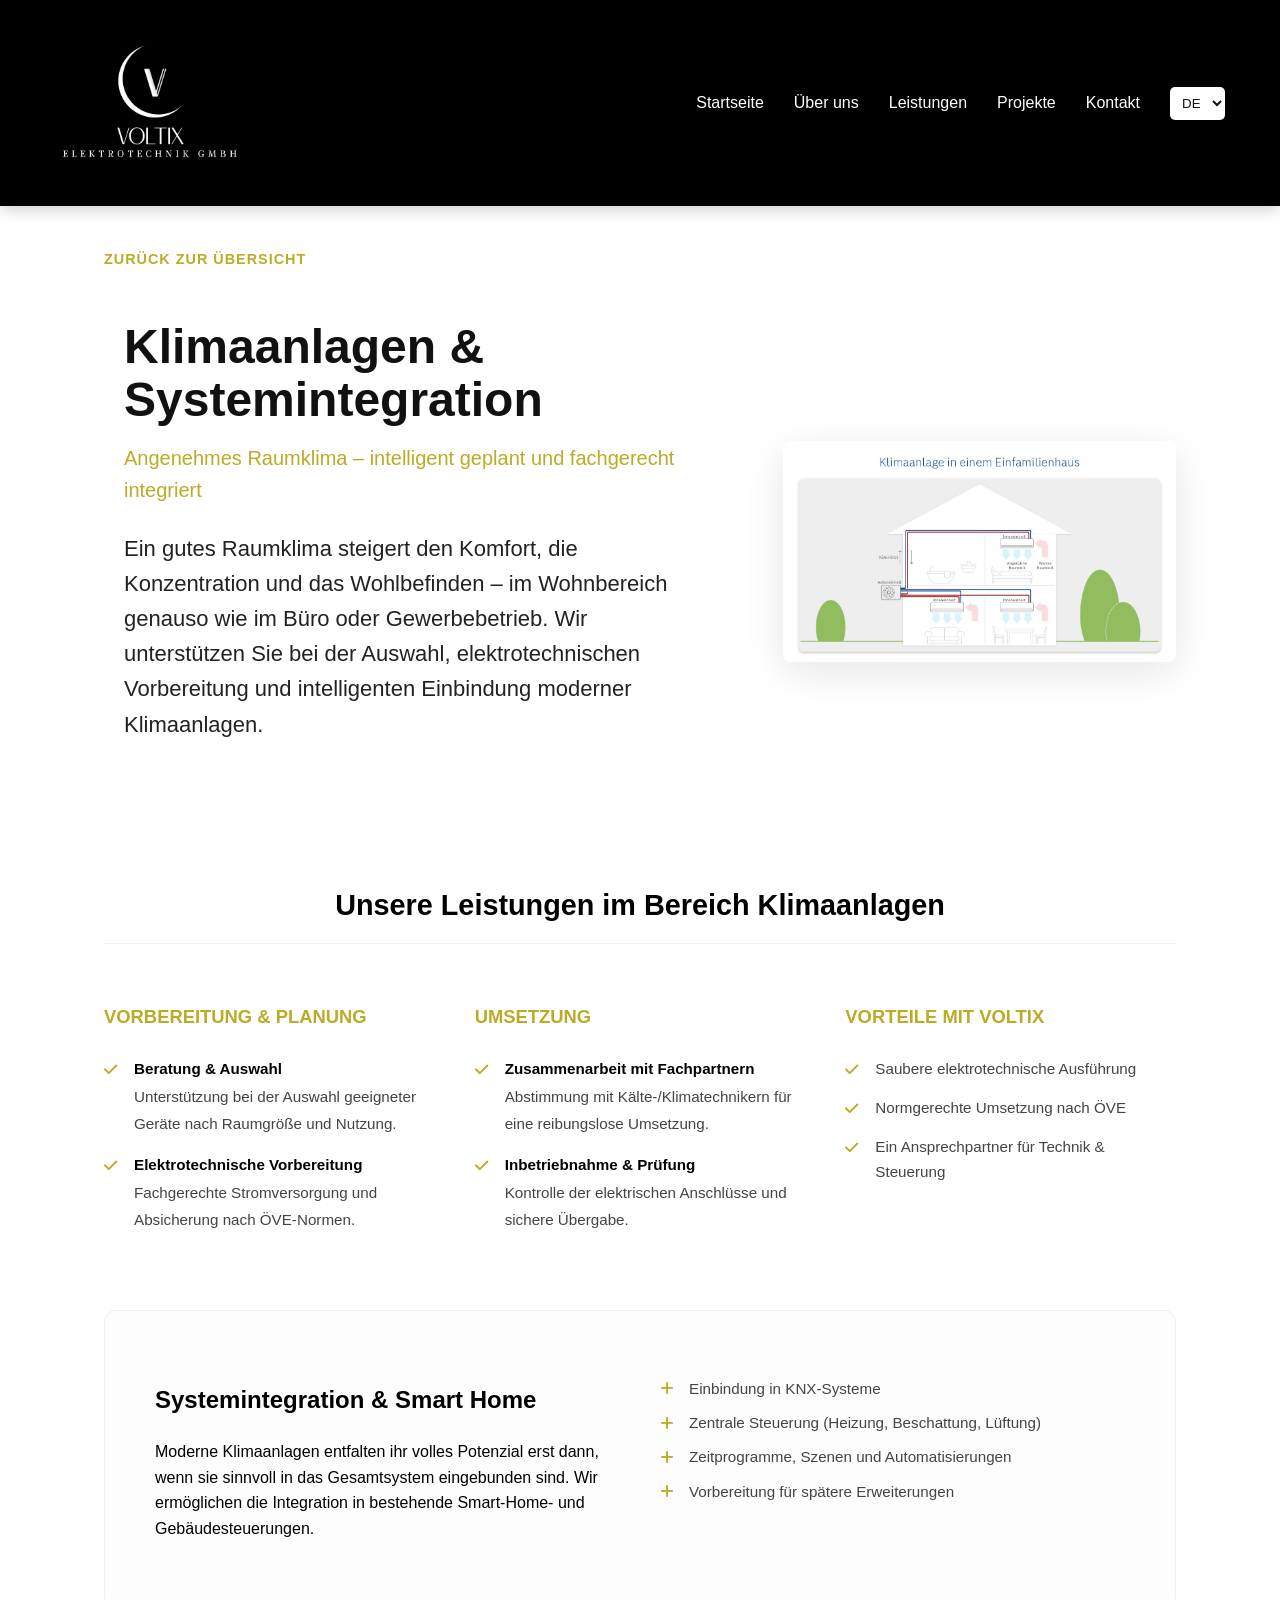
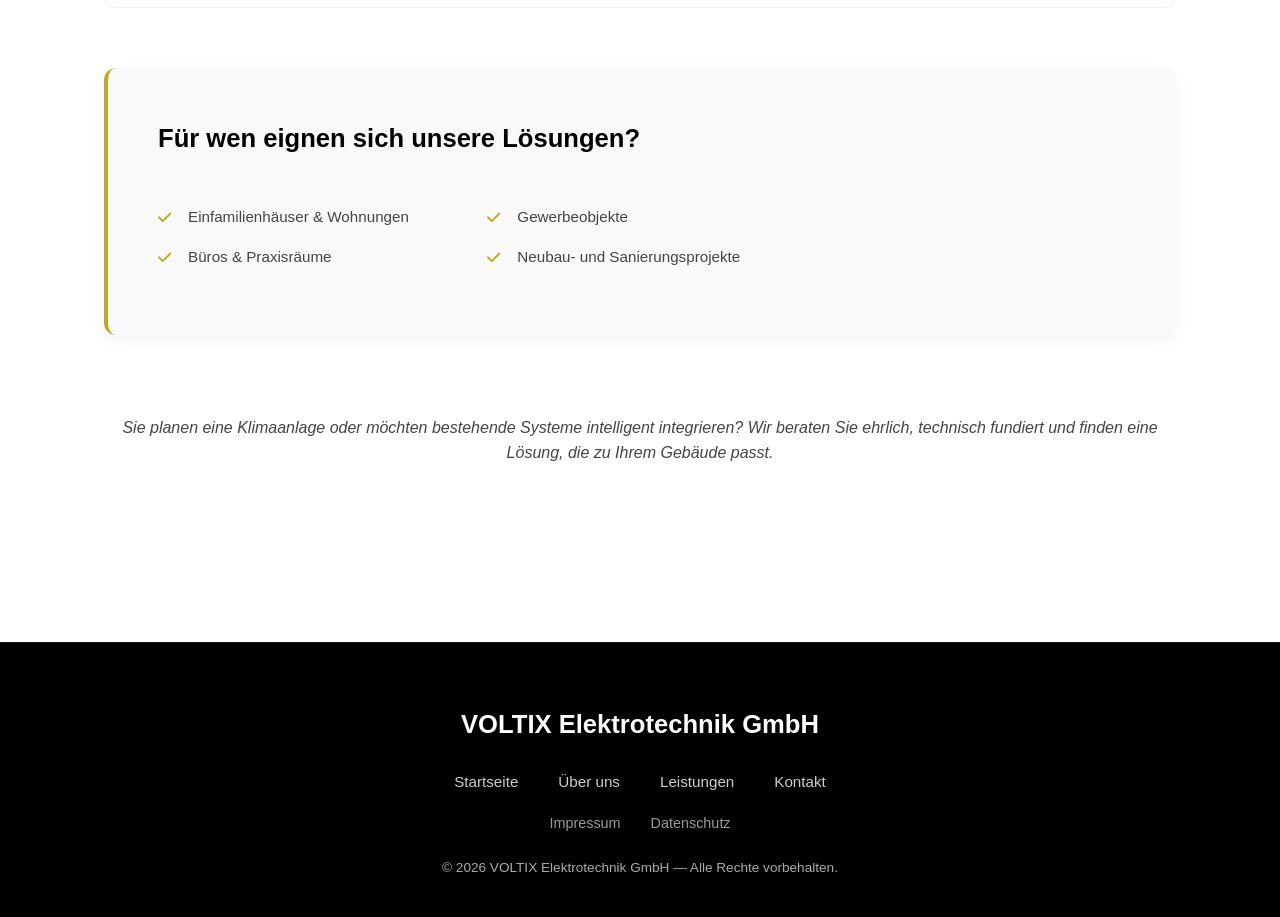
<file: service-climate.html>
<!DOCTYPE html>
<html lang="de">
<head>
    <meta charset="UTF-8">
    <meta name="viewport" content="width=device-width, initial-scale=1.0, viewport-fit=cover">
    <title>Voltix | Klimaanlagen & Systemintegration</title>
    <link rel="stylesheet" href="https://cdnjs.cloudflare.com/ajax/libs/font-awesome/6.5.1/css/all.min.css">
    <link rel="stylesheet" href="style.css">
    <style>
        :root {
            --accent-gold: #bcab26;
            --bg-white: #ffffff;
            --text-black: #000000;
            --text-dim: #444444;
        }
        body { margin: 0; background-color: var(--bg-white); color: var(--text-black); font-family: 'Segoe UI', Arial, sans-serif; line-height: 1.6; }

        .container { max-width: 1200px; margin: 0 auto; padding: 40px 5% 80px; }
        .back-link { display: inline-flex; align-items: center; text-decoration: none; color: var(--accent-gold); font-size: 0.9rem; font-weight: 600; text-transform: uppercase; letter-spacing: 1px; margin-bottom: 30px; transition: transform 0.3s ease; }
        .back-link i { margin-right: 10px; }
        .back-link:hover { transform: translateX(-5px); }

        .hero-flex { display: flex; gap: 50px; align-items: center; margin-bottom: 80px; }
        .hero-content { flex: 1.2; }
        .hero-image { flex: 0.8; }
        .hero-image img { width: 100%; border-radius: 8px; box-shadow: 0 10px 40px rgba(0,0,0,0.1); }
        .hero-content h1 { font-size: 3rem; margin: 0; font-weight: 700; line-height: 1.1; }
        .hero-content .subtitle { color: var(--accent-gold); font-size: 1.25rem; margin: 15px 0 25px; font-weight: 500; }

        .section-title { font-size: 1.8rem; border-bottom: 1px solid #eee; padding-bottom: 15px; margin-bottom: 40px; }
        .services-grid { display: grid; grid-template-columns: repeat(3, 1fr); gap: 40px; margin-bottom: 60px; }
        .service-col h3 { color: var(--accent-gold); font-size: 1.15rem; margin-bottom: 25px; text-transform: uppercase; }
        .service-col ul { list-style: none; padding: 0; }
        .service-col li { position: relative; padding-left: 30px; margin-bottom: 15px; font-size: 0.95rem; color: var(--text-dim); }
        .service-col li::before { content: "\f00c"; font-family: "Font Awesome 6 Free"; font-weight: 900; position: absolute; left: 0; color: var(--accent-gold); }
        .service-col li strong { color: var(--text-black); display: block; margin-bottom: 2px; }

        .integration-section { background: #fdfdfd; padding: 50px; border-radius: 12px; border: 1px solid #eee; margin-bottom: 60px; }
        .integration-grid { display: grid; grid-template-columns: 1fr 1fr; gap: 40px; }
        .integration-list { list-style: none; padding: 0; }
        .integration-list li { margin-bottom: 10px; font-size: 0.95rem; color: var(--text-dim); display: flex; align-items: center; }
        .integration-list i { color: var(--accent-gold); margin-right: 15px; }

        .benefits-box { background: #f9f9f9; padding: 50px; border-radius: 12px; border-left: 4px solid var(--accent-gold); box-shadow: 0 5px 15px rgba(0,0,0,0.05); }
        .benefits-box h2 { font-size: 1.6rem; margin-top: 0; margin-bottom: 30px; }
        .footer-cta { text-align: center; margin-top: 80px; color: var(--text-dim); font-style: italic; }

        @media (max-width: 900px) { .hero-flex, .services-grid, .integration-grid { grid-template-columns: 1fr; flex-direction: column; } }
    </style>
</head>
<body>

   <header id="navbar-container"></header>

    <div class="container">
        <a href="index.html#services" class="back-link" data-translate="back_to_overview">
            <i class="fas fa-chevron-left"></i> Zurück zur Übersicht
        </a>

        <div class="hero-flex">
            <div class="hero-content">
                <h1 data-translate="service_6_title">Klimaanlagen & Systemintegration</h1>
                <div class="subtitle" data-translate="climate_hero_subtitle">Angenehmes Raumklima – intelligent geplant und fachgerecht integriert</div>
                <p data-translate="climate_hero_description">Ein gutes Raumklima steigert den Komfort, die Konzentration und das Wohlbefinden – im Wohnbereich genauso wie im Büro oder Gewerbebetrieb. Wir unterstützen Sie bei der Auswahl, elektrotechnischen Vorbereitung und intelligenten Einbindung moderner Klimaanlagen.</p>
            </div>
            <div class="hero-image">
                <img src="assets/Klimaanlage funktion(1).jpg" alt="Climate System">
            </div>
        </div>

        <h2 class="section-title" data-translate="climate_section_title">Unsere Leistungen im Bereich Klimaanlagen</h2>
        <div class="services-grid">
            <div class="service-col">
                <h3 data-translate="climate_col1_title">Vorbereitung & Planung</h3>
                <ul>
                    <li><strong data-translate="climate_col1_head1">Beratung & Auswahl</strong><span data-translate="climate_col1_text1">Unterstützung bei der Auswahl geeigneter Geräte nach Raumgröße und Nutzung.</span></li>
                    <li><strong data-translate="climate_col1_head2">Elektrotechnische Vorbereitung</strong><span data-translate="climate_col1_text2">Fachgerechte Stromversorgung und Absicherung nach ÖVE-Normen.</span></li>
                </ul>
            </div>
            <div class="service-col">
                <h3 data-translate="climate_col2_title">Umsetzung</h3>
                <ul>
                    <li><strong data-translate="climate_col2_head1">Zusammenarbeit mit Fachpartnern</strong><span data-translate="climate_col2_text1">Abstimmung mit Kälte-/Klimatechnikern für eine reibungslose Umsetzung.</span></li>
                    <li><strong data-translate="climate_col2_head2">Inbetriebnahme & Prüfung</strong><span data-translate="climate_col2_text2">Kontrolle der elektrischen Anschlüsse und sichere Übergabe.</span></li>
                </ul>
            </div>
            <div class="service-col">
                <h3 data-translate="climate_col3_title">Vorteile mit VOLTIX</h3>
                <ul>
                    <li data-translate="climate_col3_item1">Saubere elektrotechnische Ausführung</li>
                    <li data-translate="climate_col3_item2">Normgerechte Umsetzung nach ÖVE</li>
                    <li data-translate="climate_col3_item3">Ein Ansprechpartner für Technik & Steuerung</li>
                </ul>
            </div>
        </div>

        <div class="integration-section">
            <div class="integration-grid">
                <div>
                    <h2 data-translate="climate_integration_title">Systemintegration & Smart Home</h2>
                    <p data-translate="climate_integration_description">Moderne Klimaanlagen entfalten ihr volles Potenzial erst dann, wenn sie sinnvoll in das Gesamtsystem eingebunden sind. Wir ermöglichen die Integration in bestehende Smart-Home- und Gebäudesteuerungen.</p>
                </div>
                <div>
                    <ul class="integration-list">
                        <li><i class="fas fa-plus"></i> <span data-translate="climate_int_item1">Einbindung in KNX-Systeme</span></li>
                        <li><i class="fas fa-plus"></i> <span data-translate="climate_int_item2">Zentrale Steuerung (Heizung, Beschattung, Lüftung)</span></li>
                        <li><i class="fas fa-plus"></i> <span data-translate="climate_int_item3">Zeitprogramme, Szenen und Automatisierungen</span></li>
                        <li><i class="fas fa-plus"></i> <span data-translate="climate_int_item4">Vorbereitung für spätere Erweiterungen</span></li>
                    </ul>
                </div>
            </div>
        </div>
      

        <div class="benefits-box">
            <h2 data-translate="climate_target_title">Für wen eignen sich unsere Lösungen?</h2>
            <div class="services-grid" style="margin-bottom: 0; gap: 20px;">
                <div class="service-col">
                    <ul>
                        <li data-translate="climate_target_1">Einfamilienhäuser & Wohnungen</li>
                        <li data-translate="climate_target_2">Büros & Praxisräume</li>
                    </ul>
                </div>
                <div class="service-col">
                    <ul>
                        <li data-translate="climate_target_3">Gewerbeobjekte</li>
                        <li data-translate="climate_target_4">Neubau- und Sanierungsprojekte</li>
                    </ul>
                </div>
            </div>
        </div>
     

        <p class="footer-cta" data-translate="climate_footer_cta">
            Sie planen eine Klimaanlage oder möchten bestehende Systeme intelligent integrieren? Wir beraten Sie ehrlich, technisch fundiert und finden eine Lösung, die zu Ihrem Gebäude passt.
        </p>
    </div>

    <div id="footer-container"></div>

<script src="script.js"></script>
<script src="layout.js"></script>
</body>
</html>
</file>
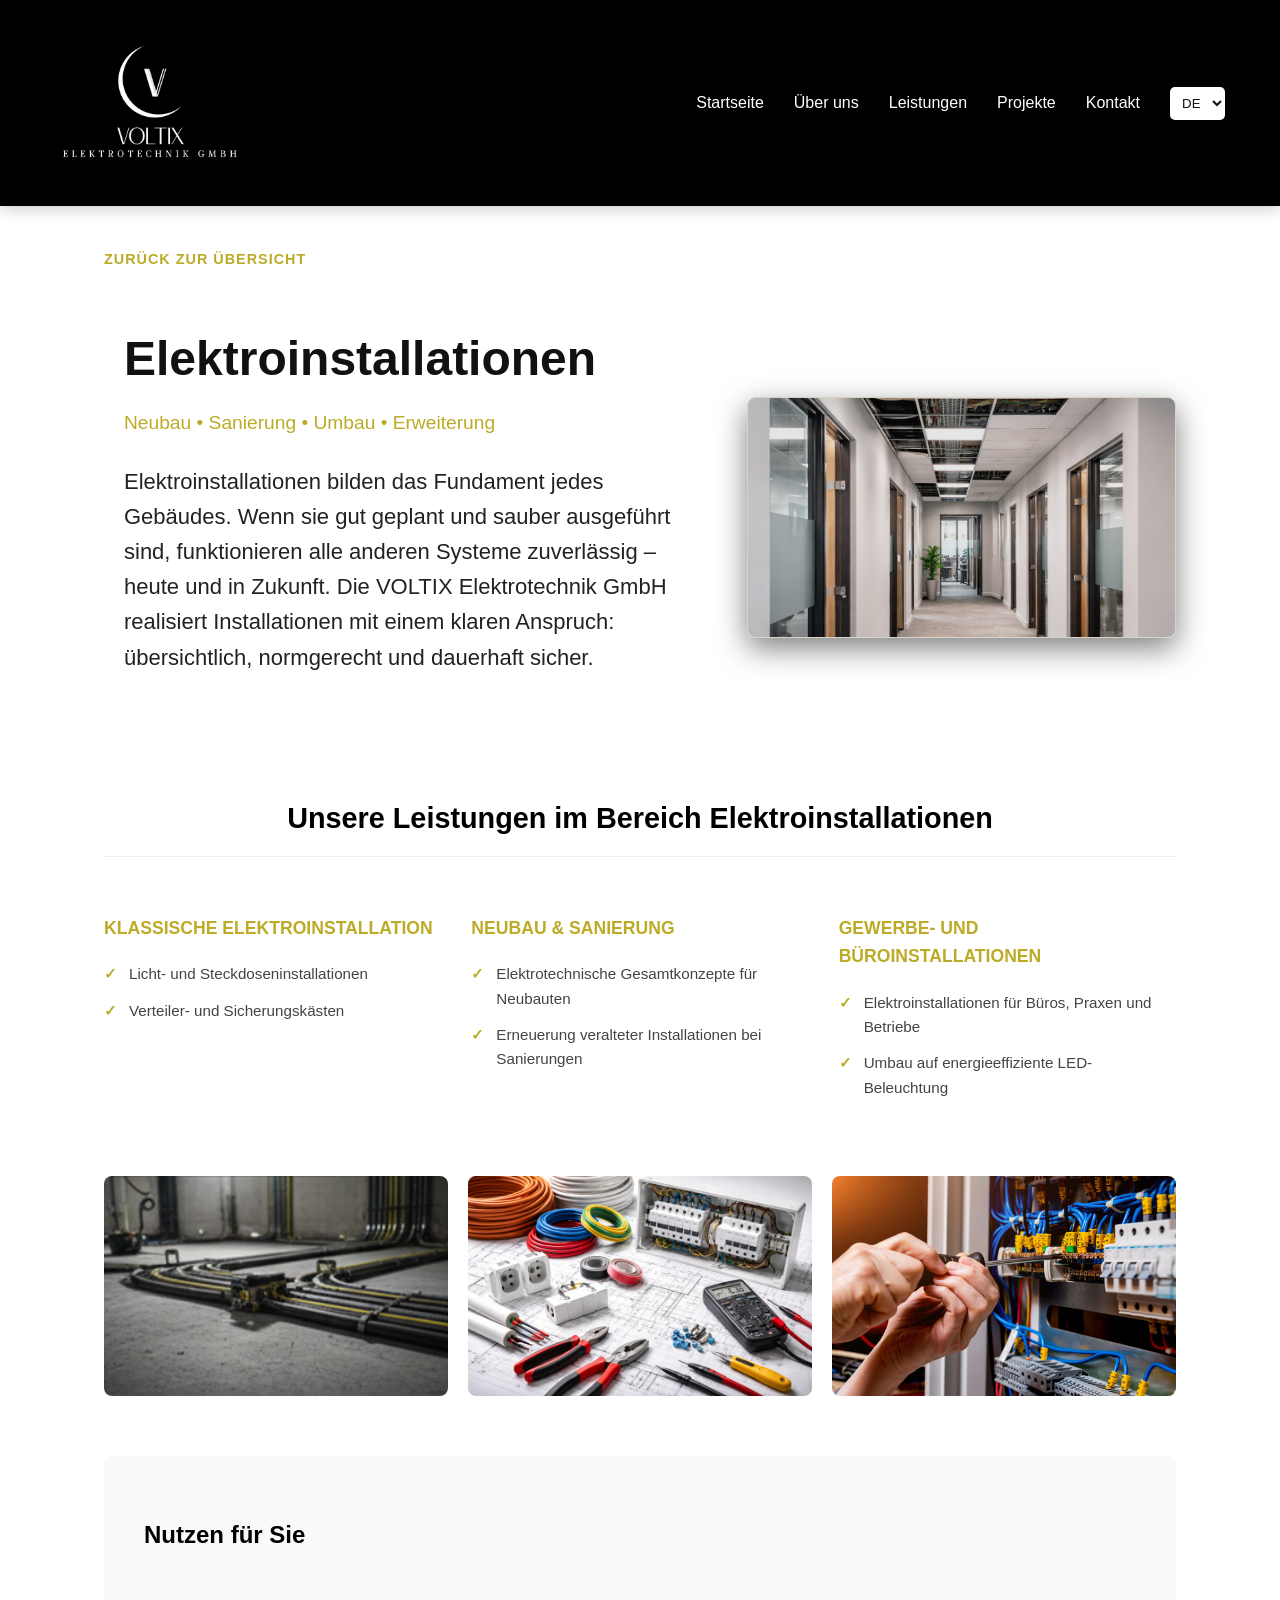
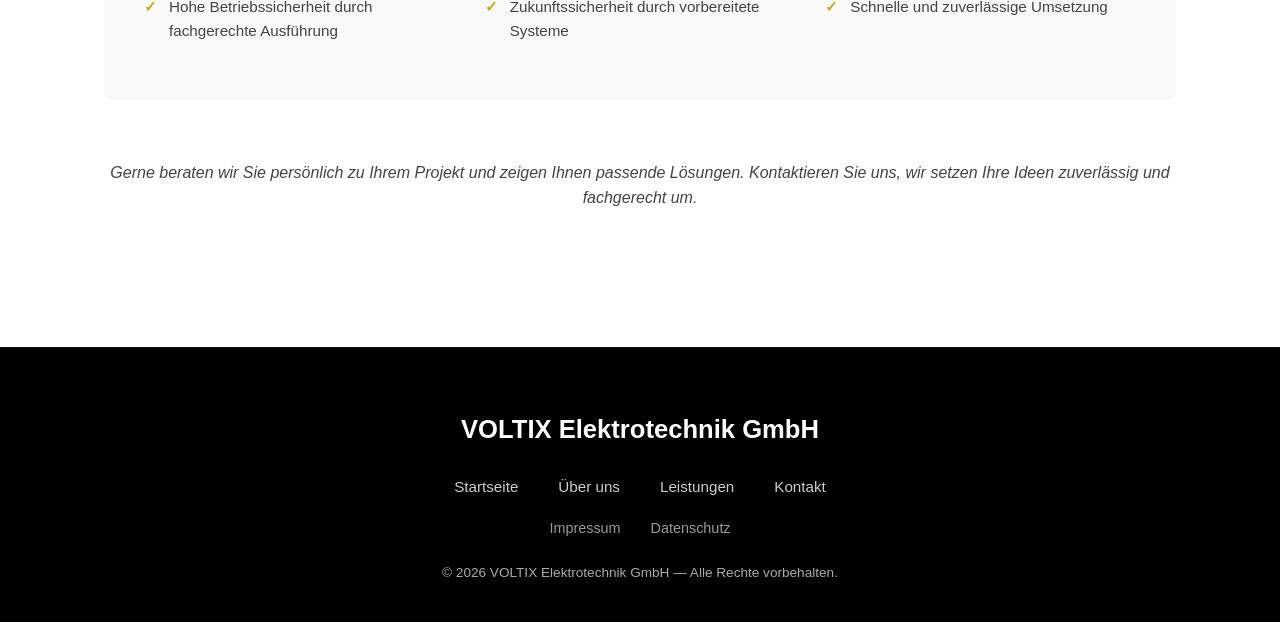
<file: service-installations.html>
<!DOCTYPE html>
<html lang="de">
<head>
    <meta charset="UTF-8">
    <meta name="viewport" content="width=device-width, initial-scale=1.0, viewport-fit=cover">
    <title>Voltix | Elektroinstallationen</title>
    <link rel="stylesheet" href="https://cdnjs.cloudflare.com/ajax/libs/font-awesome/6.5.1/css/all.min.css">
    <link rel="stylesheet" href="style.css">
    <style>
        :root {
            --accent-gold: #bcab26;
            --bg-black: #ffffff;
            --text-white: #000000;
            --text-dim: #444444;
        }
        body { margin: 0; background-color: var(--bg-black); color: var(--text-white); font-family: 'Segoe UI', Arial, sans-serif; line-height: 1.6; }
        .back-link { display: inline-flex; align-items: center; text-decoration: none; color: var(--accent-gold); font-size: 0.9rem; font-weight: 600; text-transform: uppercase; letter-spacing: 1px; margin-bottom: 30px; transition: transform 0.3s ease; }
        .back-link i { margin-right: 10px; }
        .back-link:hover { transform: translateX(-5px); }
        .container { max-width: 1200px; margin: 0 auto; padding: 40px 5%; }
        .hero-flex { display: flex; gap: 40px; align-items: center; margin-bottom: 60px; }
        .hero-content { flex: 1.2; }
        .hero-image { flex: 0.8; }
        .hero-image img { width: 100%; border-radius: 4px; box-shadow: 0 10px 30px rgba(0,0,0,0.1); }
        .hero-content h1 { font-size: 3rem; margin: 0; font-weight: 700; }
        .hero-content .subtitle { color: var(--accent-gold); font-size: 1.2rem; margin: 10px 0 25px; font-weight: 500; }
        .section-title { font-size: 1.8rem; border-bottom: 1px solid #eee; padding-bottom: 15px; margin-bottom: 40px; }
        .services-grid { display: grid; grid-template-columns: repeat(3, 1fr); gap: 30px; margin-bottom: 60px; }
        .service-col h3 { color: var(--accent-gold); font-size: 1.1rem; margin-bottom: 20px; text-transform: uppercase; }
        .service-col ul { list-style: none; padding: 0; }
        .service-col li { position: relative; padding-left: 25px; margin-bottom: 12px; font-size: 0.95rem; color: var(--text-dim); }
        .service-col li::before { content: "✓"; position: absolute; left: 0; color: var(--accent-gold); font-weight: bold; }
        .gallery { display: grid; grid-template-columns: repeat(3, 1fr); gap: 20px; margin-bottom: 60px; }
        .gallery img { width: 100%; height: 220px; object-fit: cover; border-radius: 8px; }
        .benefits-box { background: #f9f9f9; padding: 40px; border-radius: 8px; }
        .benefits-box h2 { font-size: 1.5rem; margin-bottom: 25px; }
        .footer-cta { text-align: center; margin-top: 60px; color: var(--text-dim); font-style: italic; }
        @media (max-width: 900px) { .hero-flex, .services-grid, .gallery { grid-template-columns: 1fr; flex-direction: column; } }
    </style>
</head>
<body>

   <header id="navbar-container"></header>
         
    <div class="container">
        <a href="index.html#services" class="back-link" data-translate="back_to_overview">
            <i class="fas fa-chevron-left"></i> Zurück zur Übersicht
        </a>

        <div class="hero-flex">
            <div class="hero-content">
                <h1 data-translate="service_1_title">Elektroinstallationen</h1>
                <div class="subtitle" data-translate="inst_hero_subtitle">Neubau • Sanierung • Umbau • Erweiterung</div>
                <p data-translate="inst_hero_description">Elektroinstallationen bilden das Fundament jedes Gebäudes...</p>
            </div>
            <div class="service-image-wrapper">
    <img src="assets/Hallway Installation.png" alt="Electrical Installation">
</div>
        </div>

        <h2 class="section-title" data-translate="inst_section_title">Unsere Leistungen</h2>
        
        <div class="services-grid">
            <div class="service-col">
                <h3 data-translate="inst_col1_title">Klassische Elektroinstallation</h3>
                <ul>
                    <li data-translate="inst_col1_item1">Licht- und Steckdosen</li>
                    <li data-translate="inst_col1_item2">Verteilerkästen</li>
                </ul>
            </div>
            <div class="service-col">
                <h3 data-translate="inst_col2_title">Neubau & Sanierung</h3>
                <ul>
                    <li data-translate="inst_col2_item1">Gesamtkonzepte</li>
                    <li data-translate="inst_col2_item2">Normen-Check</li>
                </ul>
            </div>
            <div class="service-col">
                <h3 data-translate="inst_col3_title">Gewerbe</h3>
                <ul>
                    <li data-translate="inst_col3_item1">Büroverkabelung</li>
                    <li data-translate="inst_col3_item2">LED-Umrüstung</li>
                </ul>
            </div>
        </div>

        <div class="gallery">
            <img src="assets/wires.PNG" alt="Wiring">
            <img src="assets/Installationnewimage.png" alt="Interior">
            <img src="assets/installation 2.jpg" alt="Fuse board">
        </div>

        <div class="benefits-box">
            <h2 data-translate="benefit_title">Nutzen für Sie</h2>
            <div class="services-grid" style="margin-bottom: 0;"> 
                <div class="service-col">
                    <ul>
                        <li data-translate="benefit_safety">Betriebssicherheit</li>
                    </ul>
                </div>
                <div class="service-col">
                    <ul>
                        <li data-translate="benefit_future">Zukunftssicherheit</li>
                    </ul>
                </div>
                <div class="service-col">
                    <ul>
                        <li data-translate="benefit_new">Schnelle und zuverlässige Umsetzung</li>
                    </ul>
                </div>
            </div>
        </div>
    <p class="footer-cta" data-translate="plan_footer_installation">
            Gerne beraten wir Sie persönlich zu Ihrem Projekt und zeigen Ihnen passende Lösungen. Kontaktieren Sie uns, wir setzen Ihre Ideen zuverlässig und fachgerecht um. 
        </p>
    </div>

   <div id="footer-container"></div>

<script src="script.js"></script>
<script src="layout.js"></script>
</body>
</html>
</file>
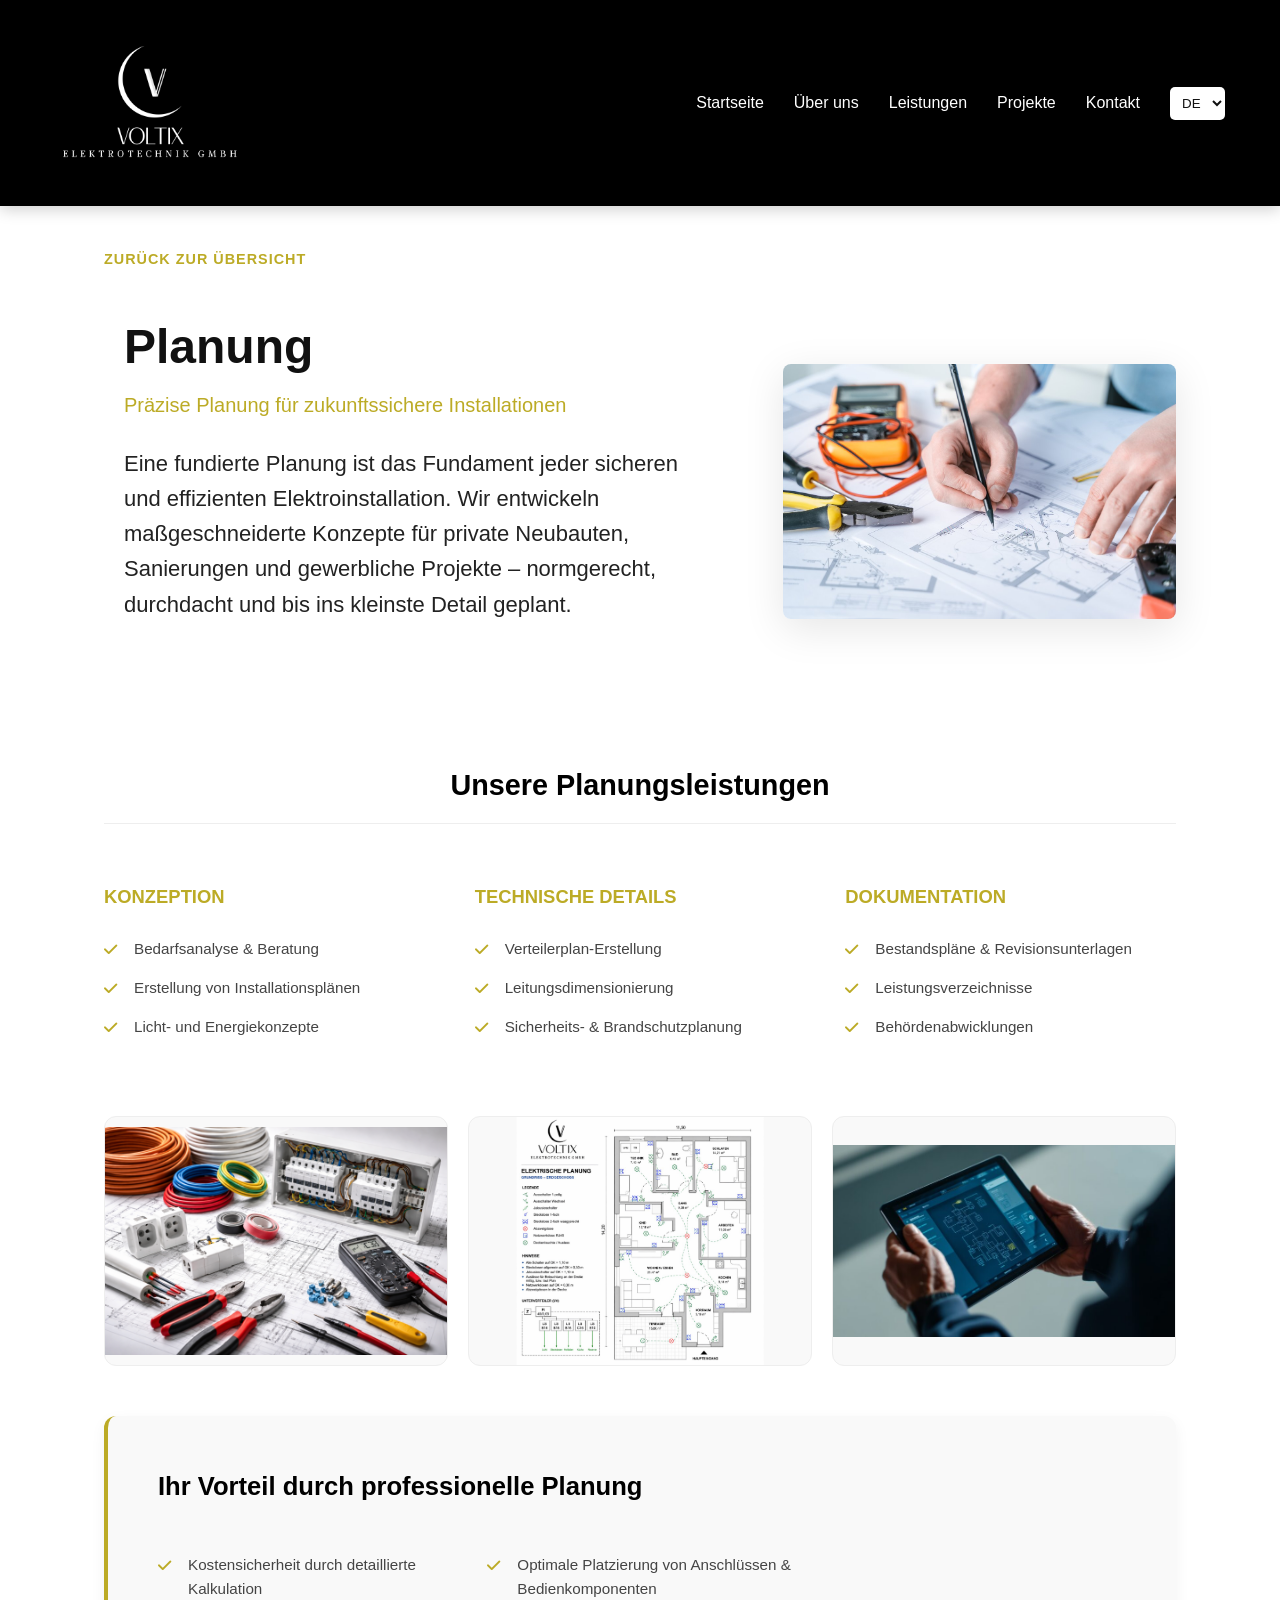
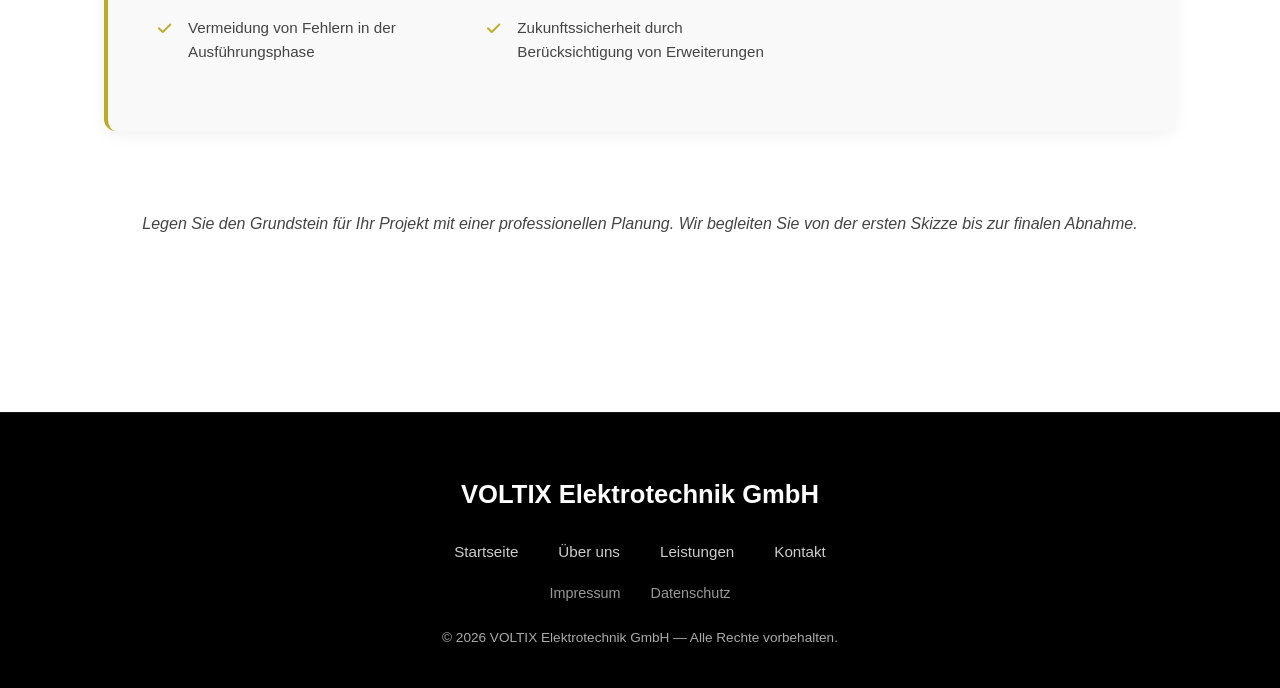
<file: service-planning.html>
<!DOCTYPE html>
<html lang="de">
<head>
    <meta charset="UTF-8">
    <meta name="viewport" content="width=device-width, initial-scale=1.0, viewport-fit=cover">
    <title>Voltix | Elektroplanung & Projektierung</title>
    <link rel="stylesheet" href="https://cdnjs.cloudflare.com/ajax/libs/font-awesome/6.5.1/css/all.min.css">
    <link rel="stylesheet" href="style.css">
    <style>
        :root {
            --accent-gold: #bcab26;
            --bg-white: #ffffff;
            --text-black: #000000;
            --text-dim: #444444;
        }
        body { margin: 0; background-color: var(--bg-white); color: var(--text-black); font-family: 'Segoe UI', Arial, sans-serif; line-height: 1.6; }
      
        .container { max-width: 1200px; margin: 0 auto; padding: 40px 5% 80px; }
        .back-link { display: inline-flex; align-items: center; text-decoration: none; color: var(--accent-gold); font-size: 0.9rem; font-weight: 600; text-transform: uppercase; letter-spacing: 1px; margin-bottom: 30px; transition: transform 0.3s ease; }
        .back-link i { margin-right: 10px; }
        .back-link:hover { transform: translateX(-5px); }

        .hero-flex { display: flex; gap: 50px; align-items: center; margin-bottom: 80px; }
        .hero-content { flex: 1.2; }
        .hero-image { flex: 0.8; }
        .hero-image img { width: 100%; border-radius: 8px; box-shadow: 0 10px 40px rgba(0,0,0,0.1); }
        .hero-content h1 { font-size: 3rem; margin: 0; font-weight: 700; line-height: 1.1; }
        .hero-content .subtitle { color: var(--accent-gold); font-size: 1.25rem; margin: 15px 0 25px; font-weight: 500; }

        .section-title { font-size: 1.8rem; border-bottom: 1px solid #eee; padding-bottom: 15px; margin-bottom: 40px; }
        .services-grid { display: grid; grid-template-columns: repeat(3, 1fr); gap: 40px; margin-bottom: 60px; }
        .service-col h3 { color: var(--accent-gold); font-size: 1.15rem; margin-bottom: 25px; text-transform: uppercase; }
        .service-col ul { list-style: none; padding: 0; }
        .service-col li { position: relative; padding-left: 30px; margin-bottom: 15px; font-size: 0.95rem; color: var(--text-dim); }
        .service-col li::before { content: "\f00c"; font-family: "Font Awesome 6 Free"; font-weight: 900; position: absolute; left: 0; color: var(--accent-gold); }

       .gallery {
    display: grid;
    grid-template-columns: repeat(3, 1fr);
    gap: 20px;
    margin-bottom: 50px;
}

.gallery img {
    width: 100%;
    /* This ensures all images have the same height to line up perfectly */
    height: 250px; 
    /* This ensures the image is shrunk to fit inside the box without being cut off */
    object-fit: contain; 
    /* This adds a light background behind the technical drawing so it looks clean */
    background-color: #f9f9f9; 
    border-radius: 12px;
    border: 1px solid #eee;
}
        .benefits-box { background: #f9f9f9; padding: 50px; border-radius: 12px; border-left: 4px solid var(--accent-gold); box-shadow: 0 5px 15px rgba(0,0,0,0.05); }
        .benefits-box h2 { font-size: 1.6rem; margin-top: 0; margin-bottom: 30px; }
        .footer-cta { text-align: center; margin-top: 80px; color: var(--text-dim); font-style: italic; }

        @media (max-width: 900px) { .hero-flex, .services-grid, .gallery { grid-template-columns: 1fr; flex-direction: column; } }
    </style>
</head>
<body>

   <header id="navbar-container"></header>

    <div class="container">
        <a href="index.html#services" class="back-link" data-translate="back_to_overview">
            <i class="fas fa-chevron-left"></i> Zurück zur Übersicht
        </a>

        <div class="hero-flex">
            <div class="hero-content">
                <h1 data-translate="service_4_title">Elektroplanung & Projektierung</h1>
                <div class="subtitle" data-translate="plan_hero_subtitle">Präzise Planung für zukunftssichere Installationen</div>
                <p data-translate="plan_hero_description">Eine fundierte Planung ist das Fundament jeder sicheren und effizienten Elektroinstallation. Wir entwickeln maßgeschneiderte Konzepte für private Neubauten, Sanierungen und gewerbliche Projekte – normgerecht, durchdacht und bis ins kleinste Detail geplant.</p>
            </div>
            <div class="hero-image">
                <img src="assets/planning3.jpg" alt="Electrical Planning">
            </div>
        </div>

        <h2 class="section-title" data-translate="plan_section_title">Unsere Planungsleistungen</h2>
        
        <div class="services-grid">
            <div class="service-col">
                <h3 data-translate="plan_col1_title">Konzeption</h3>
                <ul>
                    <li data-translate="plan_col1_item1">Bedarfsanalyse & Beratung</li>
                    <li data-translate="plan_col1_item2">Erstellung von Installationsplänen</li>
                    <li data-translate="plan_col1_item3">Licht- und Energiekonzepte</li>
                </ul>
            </div>
            <div class="service-col">
                <h3 data-translate="plan_col2_title">Technische Details</h3>
                <ul>
                    <li data-translate="plan_col2_item1">Verteilerplan-Erstellung</li>
                    <li data-translate="plan_col2_item2">Leitungsdimensionierung</li>
                    <li data-translate="plan_col2_item3">Sicherheits- & Brandschutzplanung</li>
                </ul>
            </div>
            <div class="service-col">
                <h3 data-translate="plan_col3_title">Dokumentation</h3>
                <ul>
                    <li data-translate="plan_col3_item1">Bestandspläne & Revisionsunterlagen</li>
                    <li data-translate="plan_col3_item2">Leistungsverzeichnisse</li>
                    <li data-translate="plan_col3_item3">Behördenabwicklungen</li>
                </ul>
            </div>
        </div>

        <div class="gallery">
            <img src="assets/cad-planning.jpg" alt="CAD">
            <img src="assets/65251.jpg" alt="Technical Drawing">
            <img src="assets/planning2.jpg" alt="Discussion">
        </div>

        <div class="benefits-box">
            <h2 data-translate="plan_benefits_title">Ihr Vorteil durch professionelle Planung</h2>
            <div class="services-grid" style="margin-bottom: 0; gap: 20px;">
                <div class="service-col">
                    <ul>
                        <li data-translate="plan_benefit_1">Kostensicherheit durch detaillierte Kalkulation</li>
                        <li data-translate="plan_benefit_2">Vermeidung von Fehlern in der Ausführungsphase</li>
                    </ul>
                </div>
                <div class="service-col">
                    <ul>
                        <li data-translate="plan_benefit_3">Optimale Platzierung von Anschlüssen & Bedienkomponenten</li>
                        <li data-translate="plan_benefit_4">Zukunftssicherheit durch Berücksichtigung von Erweiterungen</li>
                    </ul>
                </div>
            </div>
        </div>

        <p class="footer-cta" data-translate="plan_footer_cta">
            Legen Sie den Grundstein für Ihr Projekt mit einer professionellen Planung. Wir begleiten Sie von der ersten Skizze bis zur finalen Abnahme.
        </p>
    </div>

 <div id="footer-container"></div>

<script src="script.js"></script>
<script src="layout.js"></script>
</body>
</html>
</file>
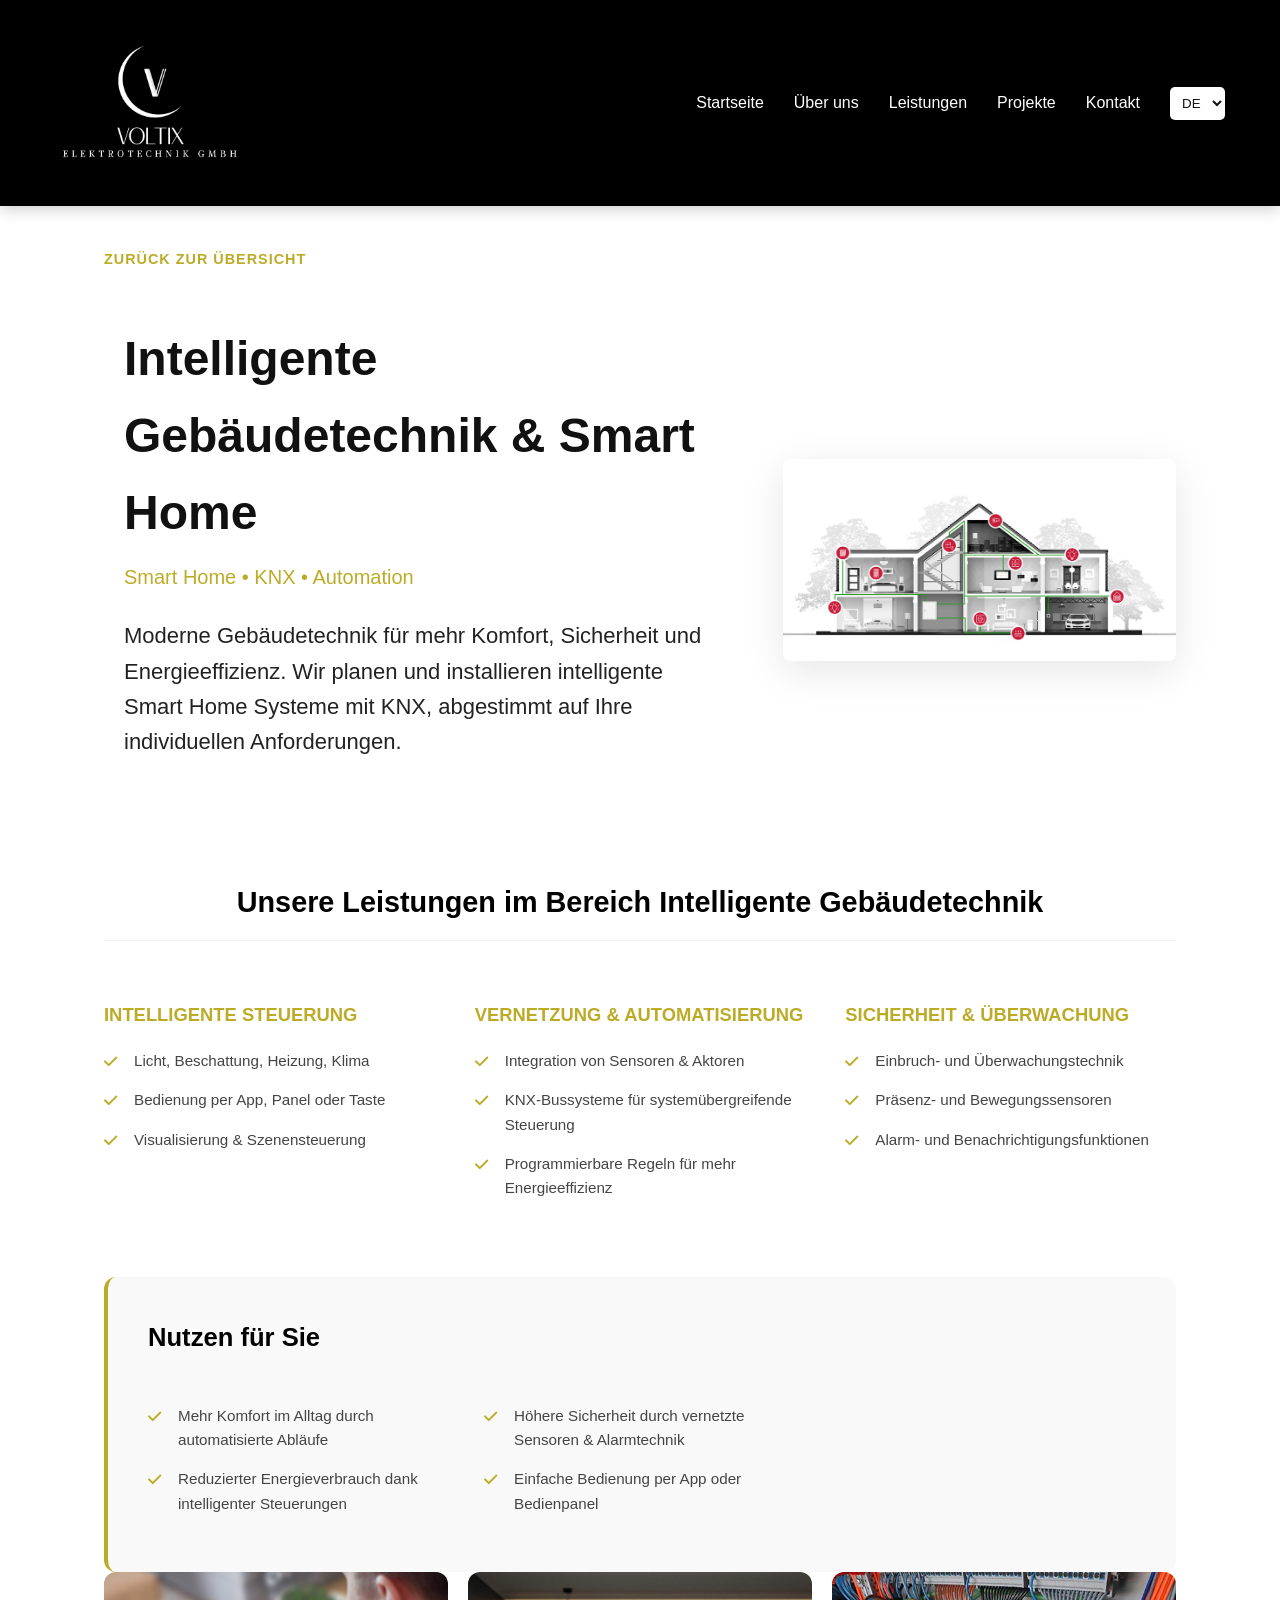
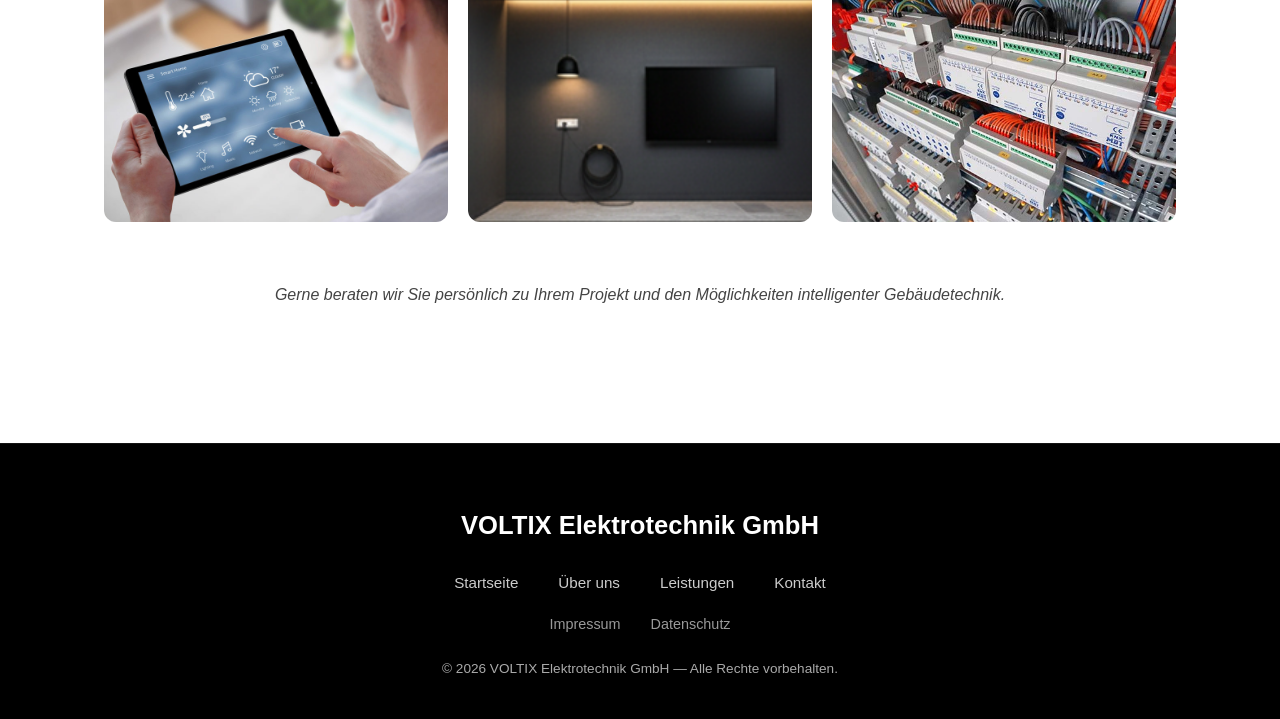
<file: service-smart-home.html>
<!DOCTYPE html>
<html lang="de">
<head>
    <meta charset="UTF-8">
    <meta name="viewport" content="width=device-width, initial-scale=1.0, viewport-fit=cover">
    <title>Voltix | Intelligente Gebäudetechnik</title>
    <link rel="stylesheet" href="https://cdnjs.cloudflare.com/ajax/libs/font-awesome/6.5.1/css/all.min.css">
    <link rel="stylesheet" href="style.css">
    <style>
        :root {
            --accent-gold: #bcab26;
            --bg-black: #ffffff;
            --text-white: #000000;
            --text-dim: #444444;
        }
        body { margin: 0; background-color: var(--bg-black); color: var(--text-white); font-family: 'Segoe UI', Arial, sans-serif; line-height: 1.6; }
        
        .container { max-width: 1200px; margin: 0 auto; padding: 40px 5%; }
        .back-link { display: inline-flex; align-items: center; text-decoration: none; color: var(--accent-gold); font-size: 0.9rem; font-weight: 600; text-transform: uppercase; letter-spacing: 1px; margin-bottom: 30px; transition: transform 0.3s ease; }
        .back-link i { margin-right: 10px; }
        .back-link:hover { transform: translateX(-5px); }

        .hero-flex { display: flex; gap: 50px; align-items: center; margin-bottom: 60px; }
        .hero-content { flex: 1.2; }
        .hero-image { flex: 0.8; }
        .hero-image img { width: 100%; border-radius: 8px; box-shadow: 0 10px 40px rgba(0,0,0,0.1); }
        .hero-content h1 { font-size: 3rem; margin: 0; font-weight: 700; }
        .hero-content .subtitle { color: var(--accent-gold); font-size: 1.25rem; margin: 10px 0 25px; font-weight: 500; }

        .section-title { font-size: 1.8rem; border-bottom: 1px solid #eee; padding-bottom: 15px; margin-bottom: 40px; }
        .services-grid { display: grid; grid-template-columns: repeat(3, 1fr); gap: 40px; margin-bottom: 60px; }
        .service-col h3 { color: var(--accent-gold); font-size: 1.15rem; margin-bottom: 20px; text-transform: uppercase; }
        .service-col ul { list-style: none; padding: 0; }
        .service-col li { position: relative; padding-left: 30px; margin-bottom: 15px; font-size: 0.95rem; color: var(--text-dim); }
        .service-col li::before { content: "\f00c"; font-family: "Font Awesome 6 Free"; font-weight: 900; position: absolute; left: 0; color: var(--accent-gold); }

        .gallery { display: grid; grid-template-columns: repeat(3, 1fr); gap: 20px; margin-bottom: 60px; }
        .gallery img { width: 100%; height: 250px; object-fit: cover; border-radius: 12px; }
        
        .benefits-box { background: #f9f9f9; padding: 40px; border-radius: 12px; border-left: 4px solid var(--accent-gold); }
        .benefits-box h2 { font-size: 1.6rem; margin-bottom: 30px; margin-top: 0; }
        .footer-cta { text-align: center; margin-top: 60px; color: var(--text-dim); font-style: italic; }

        @media (max-width: 900px) { .hero-flex, .services-grid, .gallery { grid-template-columns: 1fr; flex-direction: column; } }
    </style>
</head>
<body>
<header id="navbar-container"></header>

    <div class="container">
        <a href="index.html#services" class="back-link" data-translate="back_to_overview">
            <i class="fas fa-chevron-left"></i> Back to Overview
        </a>

        <div class="hero-flex">
            <div class="hero-content">
                <h1 data-translate="service_2_title">Intelligente Gebäudetechnik</h1>
                <div class="subtitle" data-translate="smart_hero_subtitle">Smart Home • KNX • Automation</div>
                <p data-translate="smart_hero_description">Moderne Gebäudetechnik für mehr Komfort, Sicherheit und Energieeffizienz. Wir planen und installieren intelligente Smart Home Systeme mit KNX, abgestimmt auf Ihre individuellen Anforderungen.</p>
            </div>
            <div class="hero-image">
                <img src="assets/Smart-tablet.PNG" alt="Smart Home Panel">
            </div>
        </div>

        <h2 class="section-title" data-translate="smart_section_title">Unsere Leistungen im Bereich Intelligente Gebäudetechnik</h2>
        
        <div class="services-grid">
            <div class="service-col">
                <h3 data-translate="smart_col1_title">Intelligente Steuerung</h3>
                <ul>
                    <li data-translate="smart_col1_item1">Licht, Beschattung, Heizung, Klima</li>
                    <li data-translate="smart_col1_item2">Bedienung per App, Panel oder Taste</li>
                    <li data-translate="smart_col1_item3">Visualisierung & Szenensteuerung</li>
                </ul>
            </div>
            <div class="service-col">
                <h3 data-translate="smart_col2_title">Vernetzung & Automatisierung</h3>
                <ul>
                    <li data-translate="smart_col2_item1">Integration von Sensoren & Aktoren</li>
                    <li data-translate="smart_col2_item2">KNX-Bussysteme für systemübergreifende Steuerung</li>
                    <li data-translate="smart_col2_item3">Programmierbare Regeln für mehr Energieeffizienz</li>
                </ul>
            </div>
            <div class="service-col">
                <h3>Sicherheit & Überwachung</h3>
                <ul>
                    <li data-translate="smart_col3_item1">Einbruch- und Überwachungstechnik</li>
                    <li data-translate="smart_col3_item2">Präsenz- und Bewegungssensoren</li>
                    <li data-translate="smart_col3_item3">Alarm- und Benachrichtigungsfunktionen</li>
                </ul>
            </div>
        </div>

        

        <div class="benefits-box">
            <h2 data-translate="benefits_title">Nutzen für Sie</h2>
            <div class="services-grid" style="margin-bottom: 0; gap: 20px;">
                <div class="service-col">
                    <ul>
                        <li data-translate="smart_benefit_1">Mehr Komfort im Alltag durch automatisierte Abläufe</li>
                        <li data-translate="smart_benefit_2">Reduzierter Energieverbrauch dank intelligenter Steuerungen</li>
                    </ul>
                </div>
                <div class="service-col">
                    <ul>
                        <li data-translate="smart_benefit_3">Höhere Sicherheit durch vernetzte Sensoren & Alarmtechnik</li>
                        <li data-translate="smart_benefit_4">Einfache Bedienung per App oder Bedienpanel</li>
                    </ul>
                </div>
            </div>
        </div>
         <div class="gallery">
            <img src="assets/smarthomeknx.jpg" alt="Wiring">
            <img src="assets/Lights.PNG" alt="Wiring">
            <img src="assets/KNX-Verteiler(1).jpg" alt="Fuse board">
        </div>


        <p class="footer-cta" data-translate="smart_footer_cta">
            Gerne beraten wir Sie persönlich zu Ihrem Projekt und den Möglichkeiten intelligenter Gebäudetechnik.
        </p>
    </div>

   <div id="footer-container"></div>

<script src="script.js"></script>
<script src="layout.js"></script>
</body>
</html>
</file>
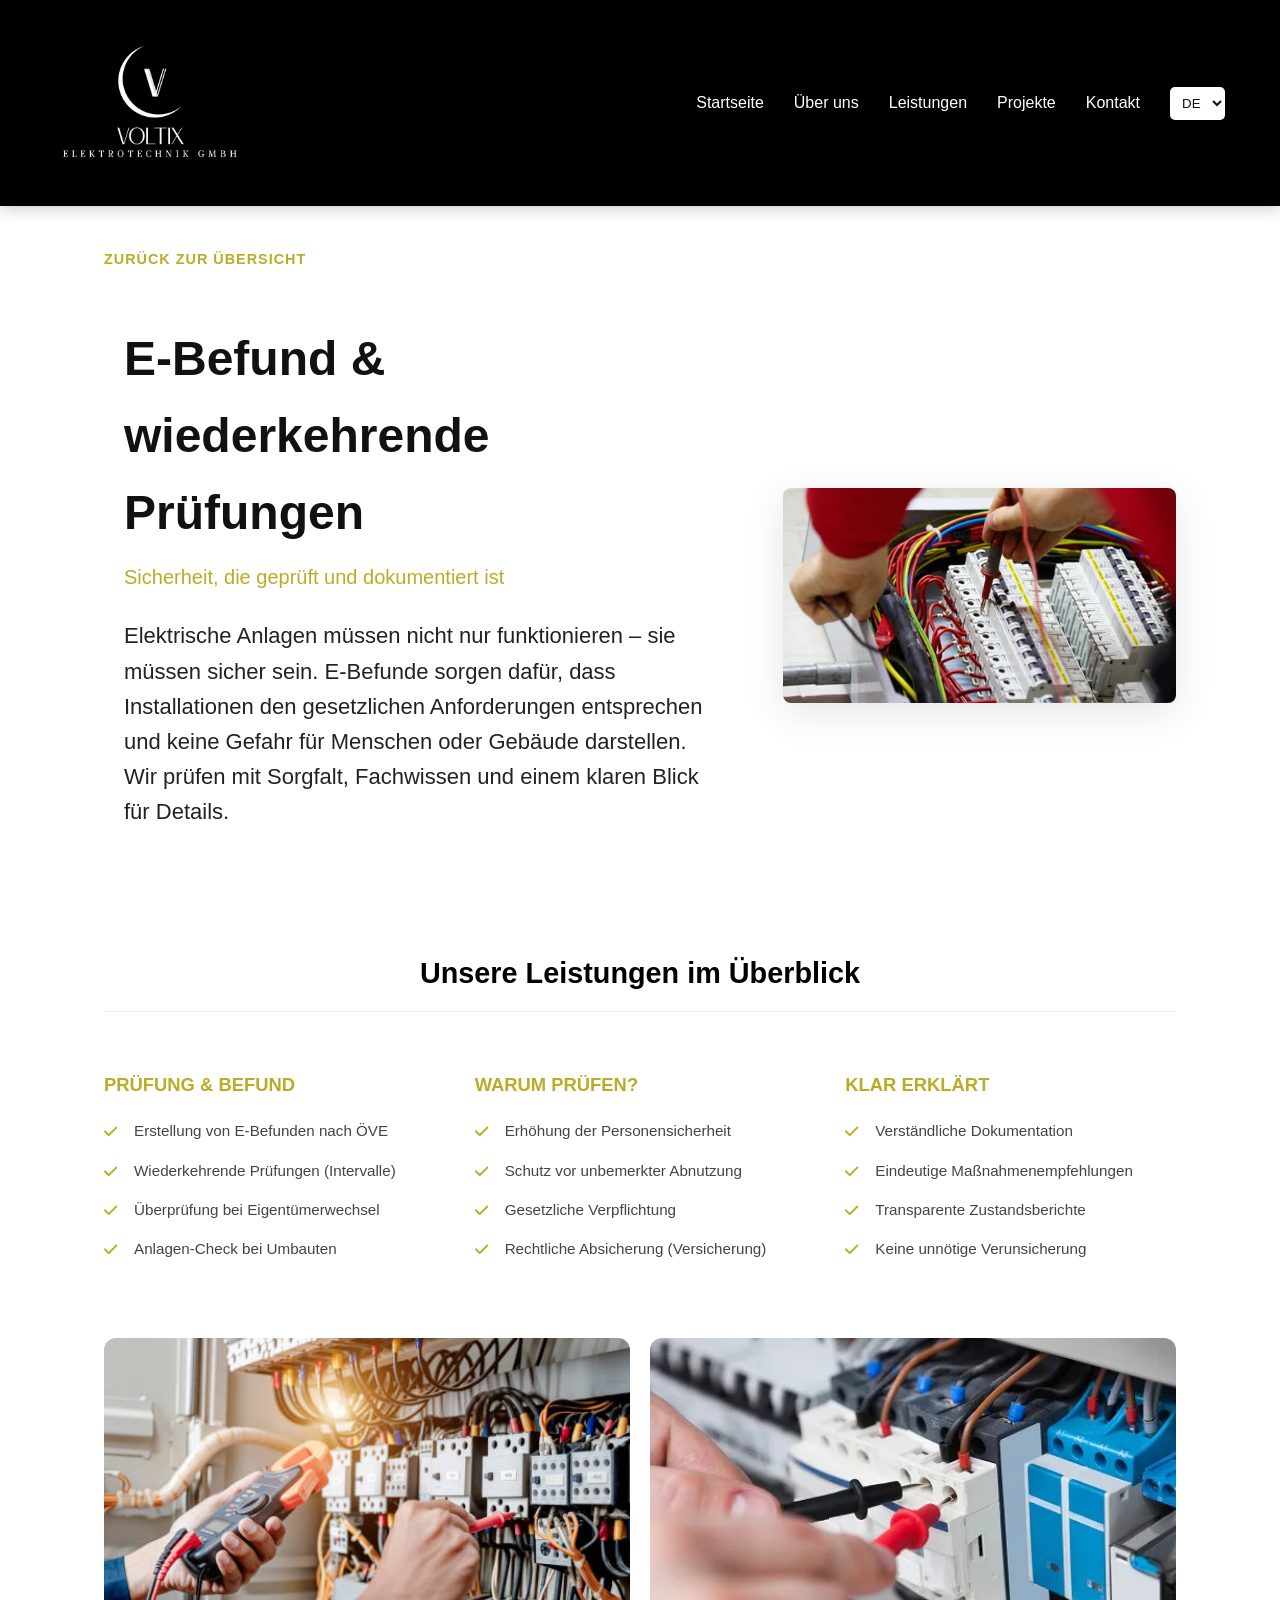
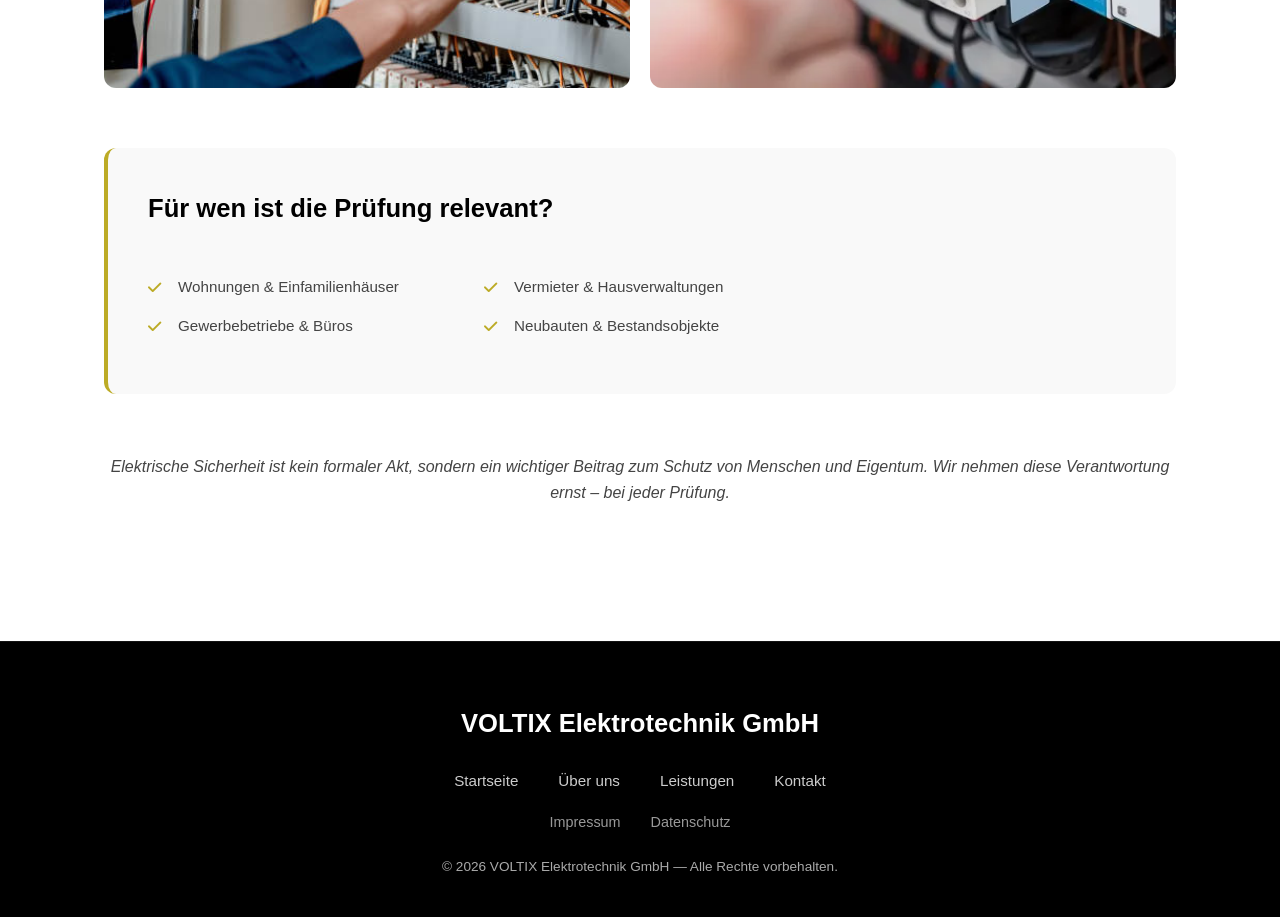
<file: service-testing.html>
<!DOCTYPE html>
<html lang="de">
<head>
    <meta charset="UTF-8">
    <meta name="viewport" content="width=device-width, initial-scale=1.0, viewport-fit=cover">
    <title>Voltix | E-Befund & Prüfungen</title>
    <link rel="stylesheet" href="https://cdnjs.cloudflare.com/ajax/libs/font-awesome/6.5.1/css/all.min.css">
    <link rel="stylesheet" href="style.css">
    <style>
         :root {
            --accent-gold: #bcab26;
            --bg-black: #ffffff;
            --text-white: #000000;
            --text-dim: #444444;
        }
        body { margin: 0; background-color: var(--bg-black); color: var(--text-white); font-family: 'Segoe UI', Arial, sans-serif; line-height: 1.6; }
    
        
        .container { max-width: 1200px; margin: 0 auto; padding: 40px 5%; }
        .back-link { display: inline-flex; align-items: center; text-decoration: none; color: var(--accent-gold); font-size: 0.9rem; font-weight: 600; text-transform: uppercase; letter-spacing: 1px; margin-bottom: 30px; transition: transform 0.3s ease; }
        .back-link i { margin-right: 10px; }
        .back-link:hover { transform: translateX(-5px); }

        .hero-flex { display: flex; gap: 50px; align-items: center; margin-bottom: 60px; }
        .hero-content { flex: 1.2; }
        .hero-image { flex: 0.8; }
        .hero-image img { width: 100%; border-radius: 8px; box-shadow: 0 10px 40px rgba(0,0,0,0.1); }
        .hero-content h1 { font-size: 3rem; margin: 0; font-weight: 700; }
        .hero-content .subtitle { color: var(--accent-gold); font-size: 1.25rem; margin: 10px 0 25px; font-weight: 500; }

        .section-title { font-size: 1.8rem; border-bottom: 1px solid #eee; padding-bottom: 15px; margin-bottom: 40px; }
        .services-grid { display: grid; grid-template-columns: repeat(3, 1fr); gap: 40px; margin-bottom: 60px; }
        .service-col h3 { color: var(--accent-gold); font-size: 1.15rem; margin-bottom: 20px; text-transform: uppercase; }
        .service-col ul { list-style: none; padding: 0; }
        .service-col li { position: relative; padding-left: 30px; margin-bottom: 15px; font-size: 0.95rem; color: var(--text-dim); }
        .service-col li::before { content: "\f00c"; font-family: "Font Awesome 6 Free"; font-weight: 900; position: absolute; left: 0; color: var(--accent-gold); }

        .gallery { display: grid; grid-template-columns: repeat(2, 1fr); gap: 20px; margin-bottom: 60px; }
        .gallery img { width: 100%; height: 350px; object-fit: cover; border-radius: 12px; }
        
        .benefits-box { background: #f9f9f9; padding: 40px; border-radius: 12px; border-left: 4px solid var(--accent-gold); }
        .benefits-box h2 { font-size: 1.6rem; margin-bottom: 30px; margin-top: 0; }
        .footer-cta { text-align: center; margin-top: 60px; color: var(--text-dim); font-style: italic; }

        @media (max-width: 900px) { .hero-flex, .services-grid, .gallery { grid-template-columns: 1fr; flex-direction: column; } }
    </style>
</head>
<body>

    <header id="navbar-container"></header>

    <div class="container">
        <a href="index.html#services" class="back-link" data-translate="back_to_overview">
            <i class="fas fa-chevron-left"></i> Zurück zur Übersicht
        </a>

        <div class="hero-flex">
            <div class="hero-content">
                <h1 data-translate="service_3_title">E-Befund & wiederkehrende Prüfungen</h1>
                <div class="subtitle" data-translate="test_hero_subtitle">Sicherheit, die geprüft und dokumentiert ist</div>
                <p data-translate="test_hero_description">Elektrische Anlagen müssen nicht nur funktionieren – sie müssen sicher sein. E-Befunde sorgen dafür, dass Installationen den gesetzlichen Anforderungen entsprechen und keine Gefahr für Menschen oder Gebäude darstellen. Wir prüfen mit Sorgfalt, Fachwissen und einem klaren Blick für Details.</p>
            </div>
            <div class="hero-image">
                <img src="assets/electricaltesting2.webp" alt="Electrical Testing">
            </div>
        </div>

        <h2 class="section-title" data-translate="test_section_title">Unsere Leistungen im Überblick</h2>
        
        <div class="services-grid">
            <div class="service-col">
                <h3 data-translate="test_col1_title">Prüfung & Befund</h3>
                <ul>
                    <li data-translate="test_col1_item1">Erstellung von E-Befunden nach ÖVE</li>
                    <li data-translate="test_col1_item2">Wiederkehrende Prüfungen (Intervalle)</li>
                    <li data-translate="test_col1_item3">Überprüfung bei Eigentümerwechsel</li>
                    <li data-translate="test_col1_item4">Anlagen-Check bei Umbauten</li>
                </ul>
            </div>
            <div class="service-col">
                <h3 data-translate="test_col2_title">Warum prüfen?</h3>
                <ul>
                    <li data-translate="test_col2_item1">Erhöhung der Personensicherheit</li>
                    <li data-translate="test_col2_item2">Schutz vor unbemerkter Abnutzung</li>
                    <li data-translate="test_col2_item3">Gesetzliche Verpflichtung</li>
                    <li data-translate="test_col2_item4">Rechtliche Absicherung (Versicherung)</li>
                </ul>
            </div>
            <div class="service-col">
                <h3 data-translate="test_col3_title">Klar erklärt</h3>
                <ul>
                    <li data-translate="test_col3_item1">Verständliche Dokumentation</li>
                    <li data-translate="test_col3_item2">Eindeutige Maßnahmenempfehlungen</li>
                    <li data-translate="test_col3_item3">Transparente Zustandsberichte</li>
                    <li data-translate="test_col3_item4">Keine unnötige Verunsicherung</li>
                </ul>
            </div>
        </div>

        <div class="gallery">
            <img src="assets/electrical-testing.jpg" alt="Fuse board measurement">
            <img src="assets/testing-electrical3.jfif" alt="Professional documentation">
        </div>

        <div class="benefits-box">
            <h2 data-translate="test_relevant_title">Für wen ist die Prüfung relevant?</h2>
            <div class="services-grid" style="margin-bottom: 0; gap: 20px;">
                <div class="service-col">
                    <ul>
                        <li data-translate="test_target_1">Wohnungen & Einfamilienhäuser</li>
                        <li data-translate="test_target_2">Gewerbebetriebe & Büros</li>
                    </ul>
                </div>
                <div class="service-col">
                    <ul>
                        <li data-translate="test_target_3">Vermieter & Hausverwaltungen</li>
                        <li data-translate="test_target_4">Neubauten & Bestandsobjekte</li>
                    </ul>
                </div>
            </div>
        </div>

        <p class="footer-cta" data-translate="test_footer_cta">
            Elektrische Sicherheit ist kein formaler Akt, sondern ein wichtiger Beitrag zum Schutz von Menschen und Eigentum. Wir nehmen diese Verantwortung ernst – bei jeder Prüfung.
        </p>
    </div>

    <div id="footer-container"></div>

<script src="script.js"></script>
<script src="layout.js"></script>
</body>
</html>
</file>
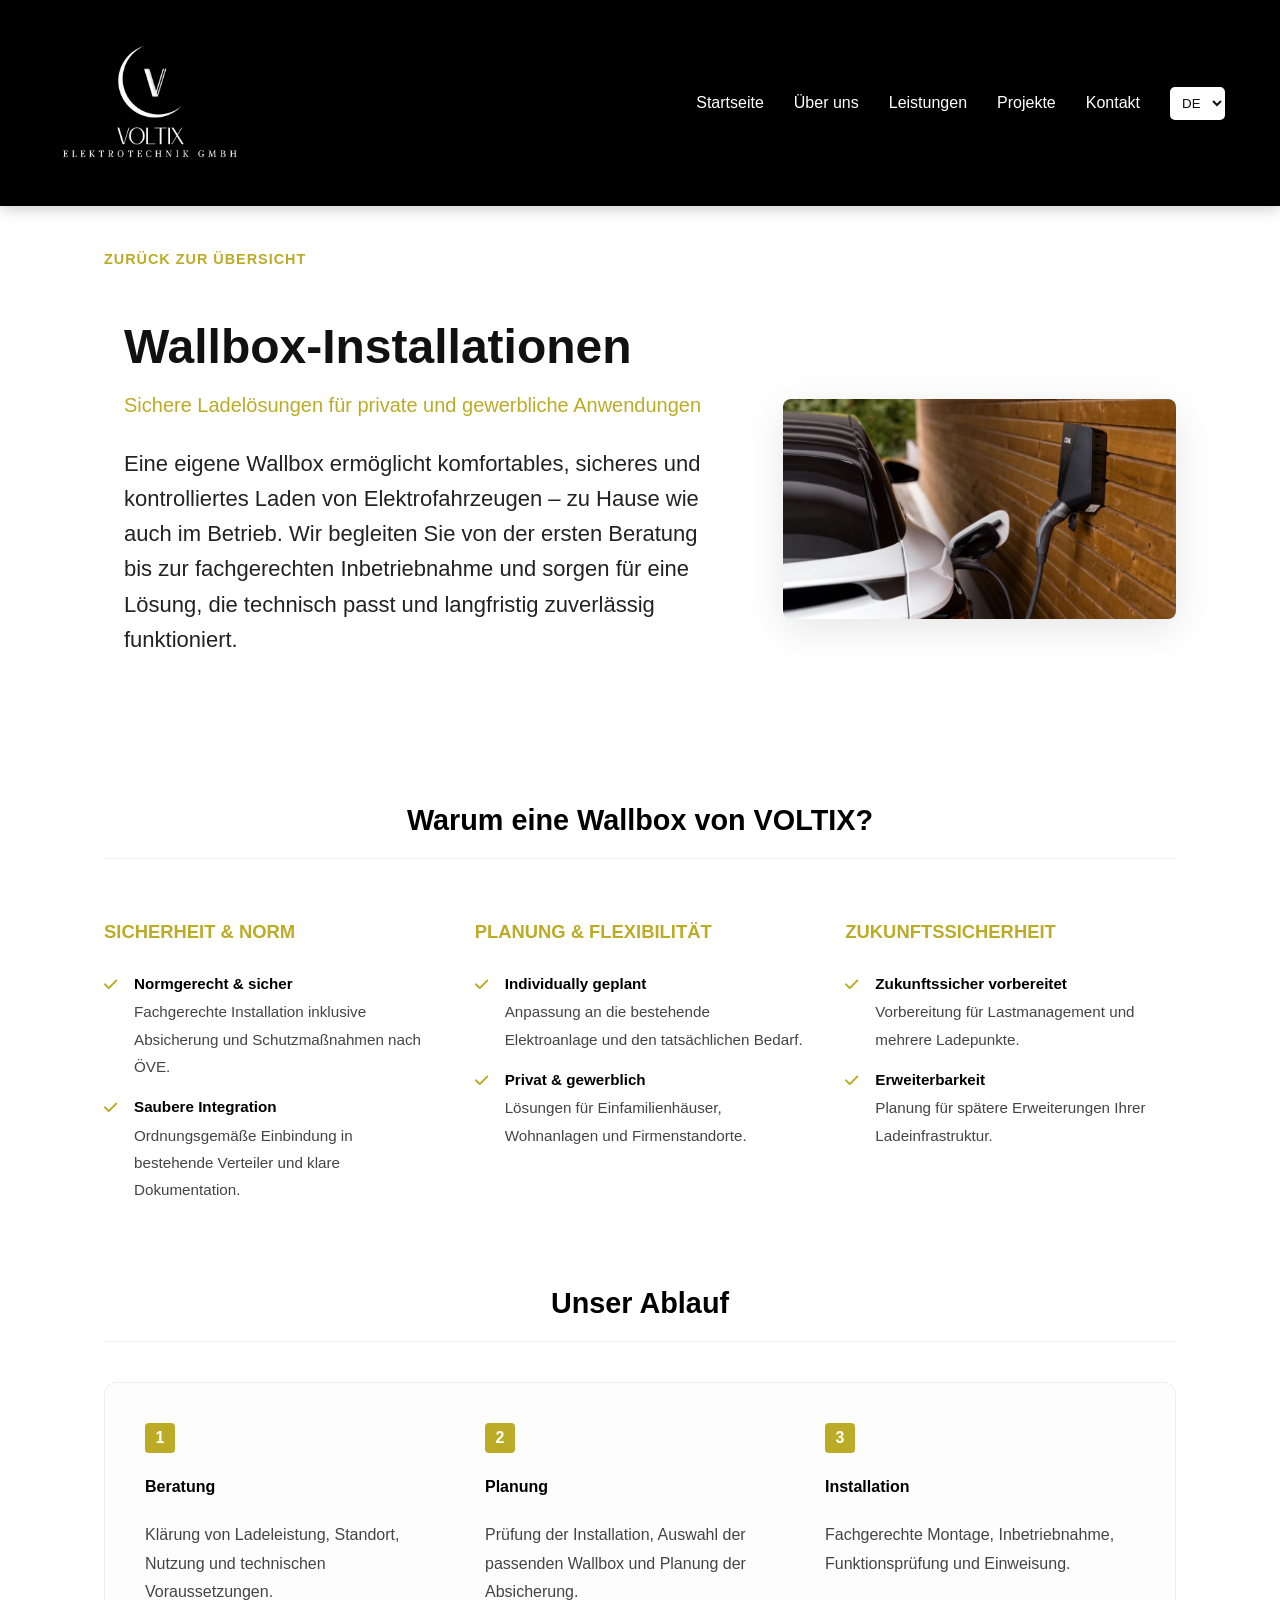
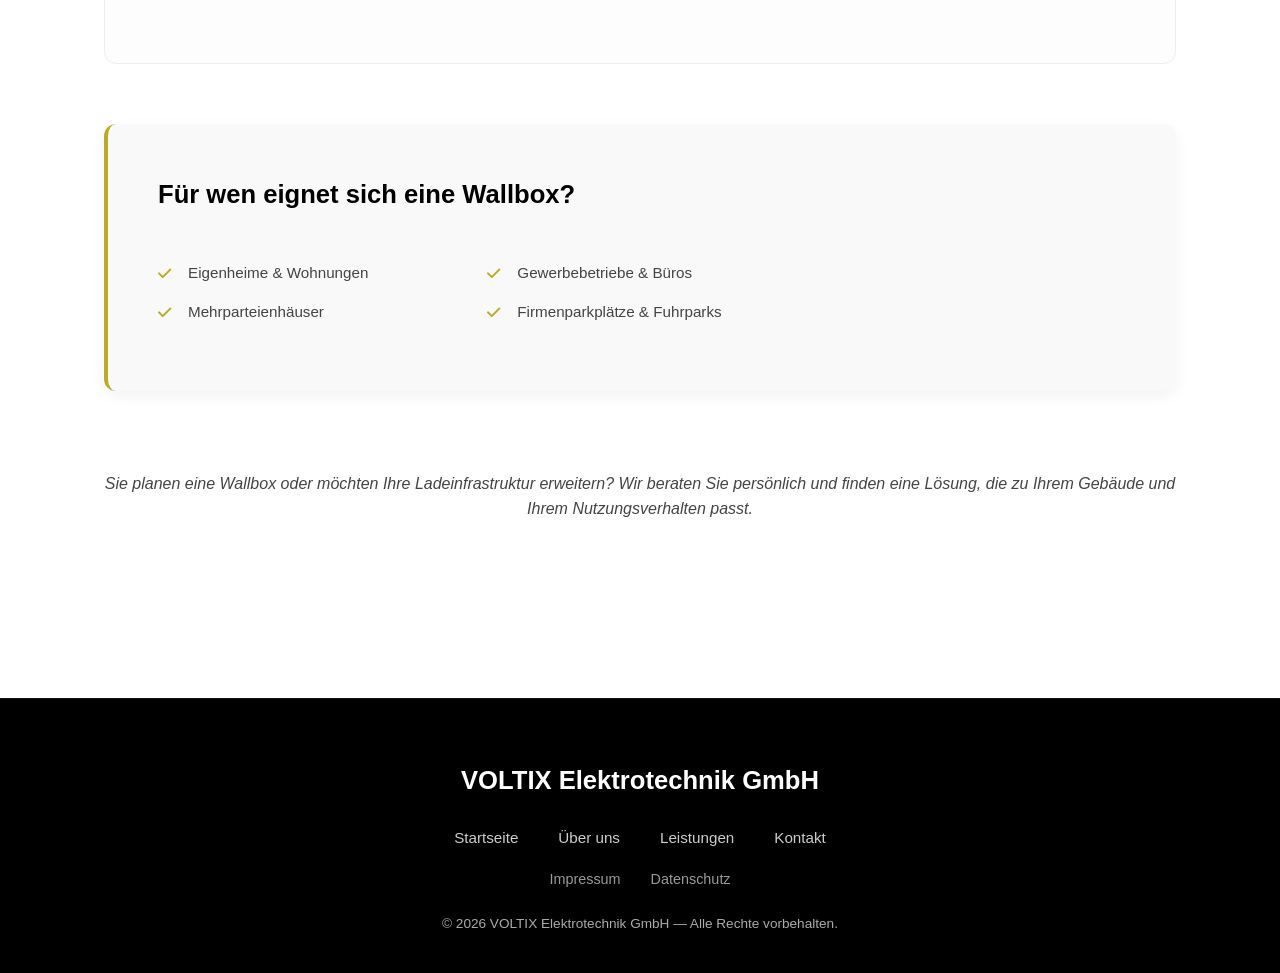
<file: service-wallbox.html>
<!DOCTYPE html>
<html lang="de">
<head>
    <meta charset="UTF-8">
    <meta name="viewport" content="width=device-width, initial-scale=1.0, viewport-fit=cover">
    <title>Voltix | Wallbox-Installationen</title>
    <link rel="stylesheet" href="https://cdnjs.cloudflare.com/ajax/libs/font-awesome/6.5.1/css/all.min.css">
    <link rel="stylesheet" href="style.css">
    <style>
        :root {
            --accent-gold: #bcab26;
            --bg-white: #ffffff;
            --text-black: #000000;
            --text-dim: #444444;
        }
        body { margin: 0; background-color: var(--bg-white); color: var(--text-black); font-family: 'Segoe UI', Arial, sans-serif; line-height: 1.6; }
       
        .container { max-width: 1200px; margin: 0 auto; padding: 40px 5% 80px; }
        .back-link { display: inline-flex; align-items: center; text-decoration: none; color: var(--accent-gold); font-size: 0.9rem; font-weight: 600; text-transform: uppercase; letter-spacing: 1px; margin-bottom: 30px; transition: transform 0.3s ease; }
        .back-link i { margin-right: 10px; }
        .back-link:hover { transform: translateX(-5px); }

        .hero-flex { display: flex; gap: 50px; align-items: center; margin-bottom: 80px; }
        .hero-content { flex: 1.2; }
        .hero-image { flex: 0.8; }
        .hero-image img { width: 100%; border-radius: 8px; box-shadow: 0 10px 40px rgba(0,0,0,0.1); }
        .hero-content h1 { font-size: 3rem; margin: 0; font-weight: 700; line-height: 1.1; }
        .hero-content .subtitle { color: var(--accent-gold); font-size: 1.25rem; margin: 15px 0 25px; font-weight: 500; }

        .section-title { font-size: 1.8rem; border-bottom: 1px solid #eee; padding-bottom: 15px; margin-bottom: 40px; }
        .services-grid { display: grid; grid-template-columns: repeat(3, 1fr); gap: 40px; margin-bottom: 60px; }
        .service-col h3 { color: var(--accent-gold); font-size: 1.15rem; margin-bottom: 25px; text-transform: uppercase; }
        .service-col ul { list-style: none; padding: 0; }
        .service-col li { position: relative; padding-left: 30px; margin-bottom: 15px; font-size: 0.95rem; color: var(--text-dim); }
        .service-col li::before { content: "\f00c"; font-family: "Font Awesome 6 Free"; font-weight: 900; position: absolute; left: 0; color: var(--accent-gold); }
        .service-col li strong { color: var(--text-black); display: block; margin-bottom: 2px; }

        .process-box { background: #fdfdfd; padding: 40px; border-radius: 12px; border: 1px solid #eee; margin-bottom: 60px; }
        .process-steps { display: grid; grid-template-columns: repeat(3, 1fr); gap: 30px; }
        .step-num { background: var(--accent-gold); color: #fff; width: 30px; height: 30px; display: flex; align-items: center; justify-content: center; border-radius: 4px; font-weight: bold; margin-bottom: 15px; }
        
        .benefits-box { background: #f9f9f9; padding: 50px; border-radius: 12px; border-left: 4px solid var(--accent-gold); box-shadow: 0 5px 15px rgba(0,0,0,0.05); }
        .benefits-box h2 { font-size: 1.6rem; margin-top: 0; margin-bottom: 30px; }
        .footer-cta { text-align: center; margin-top: 80px; color: var(--text-dim); font-style: italic; }

        @media (max-width: 900px) { .hero-flex, .services-grid, .process-steps { grid-template-columns: 1fr; flex-direction: column; } }
    </style>
</head>
<body>

    <header id="navbar-container"></header>

    <div class="container">
        <a href="index.html#services" class="back-link" data-translate="back_to_overview">
            <i class="fas fa-chevron-left"></i> Zurück zur Übersicht
        </a>

        <div class="hero-flex">
            <div class="hero-content">
                <h1 data-translate="service_5_title">Wallbox-Installationen</h1>
                <div class="subtitle" data-translate="wall_hero_subtitle">Sichere Ladelösungen für private und gewerbliche Anwendungen</div>
                <p data-translate="wall_hero_description">Eine eigene Wallbox ermöglicht komfortables, sicheres und kontrolliertes Laden von Elektrofahrzeugen – zu Hause wie auch im Betrieb. Wir begleiten Sie von der ersten Beratung bis zur fachgerechten Inbetriebnahme und sorgen für eine Lösung, die technisch passt und langfristig zuverlässig funktioniert.</p>
            </div>
            <div class="hero-image">
                <img src="assets/Wallbox.webp" alt="Wallbox">
            </div>
        </div>

        <h2 class="section-title" data-translate="wall_why_title">Warum eine Wallbox von VOLTIX?</h2>
        <div class="services-grid">
            <div class="service-col">
                <h3 data-translate="wall_col1_title">Sicherheit & Norm</h3>
                <ul>
                    <li><strong data-translate="wall_col1_head1">Normgerecht & sicher</strong><span data-translate="wall_col1_text1">Fachgerechte Installation inklusive Absicherung und Schutzmaßnahmen nach ÖVE.</span></li>
                    <li><strong data-translate="wall_col1_head2">Saubere Integration</strong><span data-translate="wall_col1_text2">Ordnungsgemäße Einbindung in bestehende Verteiler und klare Dokumentation.</span></li>
                </ul>
            </div>
            <div class="service-col">
                <h3 data-translate="wall_col2_title">Planung & Flexibilität</h3>
                <ul>
                    <li><strong data-translate="wall_col2_head1">Individuell geplant</strong><span data-translate="wall_col2_text1">Anpassung an die bestehende Elektroanlage und den tatsächlichen Bedarf.</span></li>
                    <li><strong data-translate="wall_col2_head2">Privat & gewerblich</strong><span data-translate="wall_col2_text2">Lösungen für Einfamilienhäuser, Wohnanlagen und Firmenstandorte.</span></li>
                </ul>
            </div>
            <div class="service-col">
                <h3 data-translate="wall_col3_title">Zukunftssicherheit</h3>
                <ul>
                    <li><strong data-translate="wall_col3_head1">Zukunftssicher vorbereitet</strong><span data-translate="wall_col3_text1">Vorbereitung für Lastmanagement und mehrere Ladepunkte.</span></li>
                    <li><strong data-translate="wall_col3_head2">Erweiterbarkeit</strong><span data-translate="wall_col3_text2">Planung für spätere Erweiterungen Ihrer Ladeinfrastruktur.</span></li>
                </ul>
            </div>
        </div>

        <h2 class="section-title" data-translate="wall_process_title">Unser Ablauf</h2>
        <div class="process-box">
            <div class="process-steps">
                <div class="step-item">
                    <div class="step-num">1</div>
                    <h4 data-translate="wall_step1_title">Beratung</h4>
                    <p data-translate="wall_step1_text">Klärung von Ladeleistung, Standort, Nutzung und technischen Voraussetzungen.</p>
                </div>
                <div class="step-item">
                    <div class="step-num">2</div>
                    <h4 data-translate="wall_step2_title">Planung</h4>
                    <p data-translate="wall_step2_text">Prüfung der Installation, Auswahl der passenden Wallbox und Planung der Absicherung.</p>
                </div>
                <div class="step-item">
                    <div class="step-num">3</div>
                    <h4 data-translate="wall_step3_title">Installation</h4>
                    <p data-translate="wall_step3_text">Fachgerechte Montage, Inbetriebnahme, Funktionsprüfung und Einweisung.</p>
                </div>
            </div>
        </div>

        <div class="benefits-box">
            <h2 data-translate="wall_target_title">Für wen eignet sich eine Wallbox?</h2>
            <div class="services-grid" style="margin-bottom: 0; gap: 20px;">
                <div class="service-col">
                    <ul>
                        <li data-translate="wall_target_1">Eigenheime & Wohnungen</li>
                        <li data-translate="wall_target_2">Mehrparteienhäuser</li>
                    </ul>
                </div>
                <div class="service-col">
                    <ul>
                        <li data-translate="wall_target_3">Gewerbebetriebe & Büros</li>
                        <li data-translate="wall_target_4">Firmenparkplätze & Fuhrparks</li>
                    </ul>
                </div>
            </div>
        </div>

        <p class="footer-cta" data-translate="wall_footer_cta">
            Sie planen eine Wallbox oder möchten Ihre Ladeinfrastruktur erweitern? Wir beraten Sie persönlich und finden eine Lösung, die zu Ihrem Gebäude und Ihrem Nutzungsverhalten passt.
        </p>
    </div>

   <div id="footer-container"></div>

<script src="script.js"></script>
<script src="layout.js"></script>
</body>
</html>
</file>
<file: style.css>
html {
    scroll-behavior: smooth;
}

:root {
    --color-primary: #f4b400;
    --color-secondary: #ffcc33;
    --color-dark: #0d0d0d;
    --color-light: #f9f9f9;
    --color-text: #222;
    --color-white: #ffffff;
}

* {
    box-sizing: border-box;
}

html,
body {
    margin: 0;
    padding: 0;
    overflow-x: hidden;
    width: 100%;
}

body {
    font-family: 'Segoe UI', Tahoma, Geneva, Verdana, sans-serif;
    background: var(--color-light);
    color: var(--color-text);
    line-height: 1.6;
}

img {
    max-width: 100%;
    height: auto;
    display: block;
}

a {
    text-decoration: none;
    color: inherit;
}

.container {
    max-width: 1200px;
    margin: 0 auto;
    padding: 0 20px;
}

section {
    width: 100%;
    display: block;
    clear: both;
}

.section-title {
    text-align: center;
    margin-bottom: 10px;
    font-size: 38px;
    font-weight: 700;
}

.section-subtitle {
    text-align: center;
    margin-bottom: 50px;
    font-size: 18px;
    color: #555;
}

.bg-dark {
    background: var(--color-dark);
    color: var(--color-white);
}

.bg-light {
    background: var(--color-light);
}

/* NAVBAR */
.navbar {
    position: sticky;
    top: 0;
    z-index: 1000;
    display: flex;
    justify-content: center;
    align-items: center;
    gap: 40px;
    padding: 15px 40px;
    background: #000;
    backdrop-filter: blur(5px);
    box-shadow: 0 3px 15px rgba(0, 0, 0, 0.2);
}

.logo-container {
    display: flex;
    align-items: center;
    justify-content: center;
    flex-shrink: 0;
}

.logo {
    width: 220px;
    height: auto;
    margin: 0;
    object-fit: contain;
}

.company-name {
    font-size: 0;
    font-weight: 0;
}

.nav-links {
    list-style: none;
    display: flex;
    align-items: center;
    justify-content: center;
    gap: 0;
    margin: 0;
    padding: 0;
}

.nav-links li {
    margin: 0 15px;
}

.nav-links a {
    text-decoration: none;
    color: var(--color-white);
    font-weight: 500;
    transition: color 0.3s;
}

.nav-links a:hover,
.nav-links a.active {
    color: var(--color-primary);
}

.lang-switch {
    padding: 8px;
    border-radius: 5px;
    border: none;
    cursor: pointer;
    background: #fff;
    color: #111;
}

.menu-toggle {
    display: none;
    flex-direction: column;
    cursor: pointer;
    gap: 5px;
    flex-shrink: 0;
}

.menu-toggle .bar {
    width: 25px;
    height: 3px;
    background: #ffffff;
    border-radius: 3px;
}

/* BUTTONS */
.btn {
    display: inline-block;
    padding: 12px 30px;
    border-radius: 50px;
    text-decoration: none;
    font-weight: bold;
    text-transform: uppercase;
    letter-spacing: 0.5px;
    transition: all 0.3s ease;
    border: 2px solid transparent;
    cursor: pointer;
}

.primary-btn {
    background: var(--color-primary);
    color: var(--color-dark);
}

.primary-btn:hover {
    background: var(--color-secondary);
    box-shadow: 0 4px 10px rgba(244, 180, 0, 0.4);
}

.secondary-btn {
    background: none;
    color: var(--color-dark);
    border-color: var(--color-primary);
}

.secondary-btn:hover {
    background: var(--color-primary);
    color: var(--color-dark);
}

/* HERO SECTION */
.hero {
    position: relative;
    min-height: 80vh;
    padding: 100px 20px;
    background:
        linear-gradient(rgba(255, 255, 255, 0.85), rgba(255, 255, 255, 0.95)),
        url('assets/elektro-panel.jpg') center/cover no-repeat fixed;
    display: flex;
    align-items: center;
    justify-content: center;
    text-align: center;
}

.hero-content {
    max-width: 900px;
    padding: 20px;
    animation: fadeUp 1.2s ease;
}

.hero-content h1 {
    font-size: 42px;
    font-weight: 700;
    color: #111;
    margin-bottom: 20px;
}

.hero-content p,
.hero p {
    color: var(--color-text);
    font-size: 22px;
    margin-bottom: 40px;
}

.hero-image {
    max-width: 45%;
}

.hero-image img {
    width: 100%;
    border-radius: 16px;
    object-fit: cover;
    box-shadow: 0 10px 30px rgba(0, 0, 0, 0.15);
}

@keyframes fadeUp {
    from {
        opacity: 0;
        transform: translateY(40px);
    }
    to {
        opacity: 1;
        transform: translateY(0);
    }
}

/* ABOUT PREVIEW */
.about-text-content {
    text-align: center;
    max-width: 800px;
    margin: 0 auto;
}

.about-grid {
    display: flex;
    flex-direction: column;
    align-items: center;
    justify-content: center;
    gap: 30px;
}

.about-text-content .btn {
    display: inline-block;
    margin-top: 20px;
}

/* SERVICES SECTION */
.services-grid {
    display: grid;
    grid-template-columns: repeat(auto-fit, minmax(280px, 1fr));
    gap: 30px;
    width: 100%;
}

.services-grid a {
    text-decoration: none;
    color: inherit;
    display: block;
}

.service-box {
    position: relative;
    background: #ffffff;
    padding: 30px;
    border-radius: 12px;
    box-shadow: 0 4px 15px rgba(0, 0, 0, 0.05);
    border-top: 5px solid #ffd700;
    transition: transform 0.35s ease, box-shadow 0.35s ease, border-top-color 0.3s ease;
    overflow: hidden;
    cursor: pointer;
    display: flex;
    flex-direction: column;
    text-decoration: none;
    min-height: 250px;
}

.service-box::before {
    content: "";
    position: absolute;
    inset: 0;
    background-size: cover;
    background-position: center;
    opacity: 0.18;
    z-index: 0;
    transition: opacity 0.35s ease, transform 0.35s ease;
    pointer-events: none;
}

.service-box > * {
    position: relative;
    z-index: 1;
}

.service-box h3 {
    font-size: 22px;
    color: #1a1a1a;
    margin-top: 0;
    margin-bottom: 10px;
    text-decoration: none;
}

.service-box p {
    font-size: 0.95rem;
    color: #444;
    line-height: 1.5;
}

.service-box:hover {
    transform: translateY(-8px);
    box-shadow: 0 20px 40px rgba(0, 0, 0, 0.12);
    border-top-color: var(--color-secondary);
}

.service-box:hover::before {
    opacity: 0.28;
    transform: scale(1.05);
}

.service-box.elektro::before {
    background-image: url("assets/elektro-image.png");
}

.service-box.smart::before {
    background-image: url("assets/smart-home.png");
}

.service-box.testing::before {
    background-image: url("assets/ebefund.png");
}

.service-box.planning::before {
    background-image: url("assets/planning.jpg");
}

.service-box.wallbox::before {
    background-image: url("assets/wallbox.jpg");
}

.service-box.klima::before {
    background-image: url("assets/climate.jpg");
}

/* PROJECTS SECTION */
.projects-grid {
    display: grid;
    grid-template-columns: 1fr 1fr;
    gap: 30px;
}

.project-card {
    background: var(--color-white);
    padding: 30px;
    border-radius: 12px;
    box-shadow: 0 4px 15px rgba(0, 0, 0, 0.05);
    border-left: 5px solid #007bff;
}

.project-card h3 {
    color: #007bff;
    margin-top: 0;
}

.project-card p {
    font-size: 16px;
}

/* MODAL */
.modal-overlay {
    display: none;
    position: fixed;
    inset: 0;
    background: rgba(0, 0, 0, 0.8);
    z-index: 9999;
    justify-content: center;
    align-items: center;
}

.modal {
    position: relative;
    background: white;
    padding: 60px;
    border-radius: 8px;
    max-width: 1000px;
    width: 90%;
    color: #333;
    box-shadow: 0 5px 15px rgba(0, 0, 0, 0);
    animation: fadeIn 0.3s ease;
    overflow: hidden;
}

@keyframes fadeIn {
    from {
        opacity: 0;
        transform: translateY(-20px);
    }
    to {
        opacity: 1;
        transform: translateY(0);
    }
}

.close-btn {
    position: absolute;
    top: 10px;
    right: 15px;
    font-size: 28px;
    border: none;
    background: none;
    cursor: pointer;
}

.service-image-wrapper {
    width: 40%;
    aspect-ratio: 16 / 9;
    overflow: hidden;
    border-radius: 8px;
    border: 1px solid rgba(122, 111, 65, 0.3);
    box-shadow: 0 10px 30px rgba(0, 0, 0, 0.5);
    position: relative;
}

.service-image-wrapper img {
    width: 100%;
    height: 100%;
    object-fit: cover;
    transition: transform 0.5s ease;
    filter: brightness(0.9);
}

.service-image-wrapper:hover img {
    transform: scale(1.05);
    filter: brightness(1.1);
}

/* TRUST SECTION */
.trust {
    padding: 50px 0;
}

.trust h2 {
    margin-bottom: 40px;
    font-size: 32px;
}

.trust-grid {
    display: grid;
    grid-template-columns: repeat(auto-fit, minmax(200px, 1fr));
    gap: 20px;
    font-size: 17px;
    font-weight: 600;
    text-transform: uppercase;
    letter-spacing: 0.5px;
}

.trust-grid div {
    background: rgba(255, 255, 255, 0.1);
    padding: 20px;
    border-radius: 8px;
}

/* FOOTER */
footer {
    background: var(--color-dark);
    padding: 25px 0;
    text-align: center;
    color: var(--color-white);
    font-size: 14px;
    margin-top: 0;
}

/* ABOUT PAGE */
@keyframes electricFlow {
    0% { background-position: 0% 50%; }
    50% { background-position: 100% 50%; }
    100% { background-position: 0% 50%; }
}

.about-hero {
    background: linear-gradient(-45deg, #000000, #000000, #D4AF37, #CFB53B);
    background-size: 300% 300%;
    animation: electricFlow 10s ease infinite;
    height: 50vh;
    display: flex;
    flex-direction: column;
    align-items: center;
    justify-content: center;
    text-align: center;
    color: white;
    padding: 0 20px;
}

.about-hero-content h2 {
    font-size: 36px;
    margin-bottom: 10px;
}

.about-hero-content p {
    font-size: 18px;
}

.about-content-centered,
.about-content-grid,
.expertise-grid {
    display: block !important;
    margin: 30px auto !important;
    text-align: center !important;
    max-width: 800px !important;
}

.about-section h2,
.about-content-centered h2,
.expertise-grid h2 {
    text-align: center !important;
    font-size: 1.6rem !important;
    margin-top: 80px !important;
    margin-bottom: 60px !important;
    margin-left: auto !important;
    margin-right: auto !important;
    letter-spacing: 1px;
    display: block !important;
    color: #d4af37;
}

.about-section p,
.about-content-centered p,
.expertise-grid p {
    text-align: center !important;
    font-size: 1.1rem !important;
    line-height: 1.6 !important;
    margin-bottom: 20px !important;
    display: block !important;
}

.mission-section {
    padding: 20px 15px !important;
    background: linear-gradient(145deg, #1a1a1a 0%, #000000 100%);
    text-align: center;
    width: 100%;
    margin: 0;
}

.mission-section h2 {
    margin-top: 0 !important;
    margin-bottom: 10px !important;
    font-size: 1.6rem;
    color: #ffd700;
}

.mission-text {
    max-width: 800px;
    margin: 0 auto !important;
    line-height: 1.4;
    font-size: 1rem;
    color: #cccccc;
    margin-bottom: 0 !important;
}

.skills-list {
    text-align: center !important;
    list-style: none !important;
    padding: 0 !important;
    margin: 20px auto !important;
    font-size: 1.1rem !important;
}

.skills-list li {
    padding: 8px 0;
}

.values-grid {
    display: grid;
    grid-template-columns: repeat(auto-fit, minmax(240px, 1fr));
    gap: 20px;
    margin-top: 30px;
}

.value-box {
    padding: 20px;
    border-left: 4px solid #7a6f41;
    border-radius: 6px;
    background: #fdfdfd;
    text-align: left;
}

.value-box h3 {
    font-size: 18px;
    margin-bottom: 10px;
}

.value-box p {
    font-size: 0.95rem !important;
    text-align: left !important;
}

/* CONTACT SECTION */
.contact-section,
#contact {
    width: 100%;
    background-color: #0d0d0d !important;
    margin: 0;
    padding: 80px 0;
    color: #ffffff !important;
}

.contact-container {
    display: flex;
    flex-wrap: wrap;
    align-items: flex-start;
    justify-content: space-between;
    gap: 50px;
    background-color: #222;
    color: white;
    padding: 60px;
    font-family: sans-serif;
}

.contact-info,
.contact-form-wrapper {
    flex: 1;
    min-width: 300px;
}

.form-title,
.contact-info h2,
.contact-form-wrapper h2,
.centered-heading {
    color: #ffffff !important;
    font-size: 24px;
    margin-top: 0;
    margin-bottom: 30px;
    border-bottom: 2px solid #e74c3c;
    display: inline-block;
    padding-bottom: 10px;
    line-height: 1.2;
}

.info-item {
    display: flex;
    align-items: flex-start;
    gap: 15px;
    margin-bottom: 25px;
    line-height: 1.6;
}

.info-item i {
    color: #f1c40f;
    font-size: 1.2rem;
    margin-top: 5px;
    width: 20px;
    text-align: center;
}

.info-text p {
    margin: 0;
    line-height: 1.6;
}

.info-text h3 {
    margin: 0 0 5px 0;
    font-size: 1.1rem;
}

.contact-form {
    background: #1a1a1a !important;
    padding: 30px;
    border-radius: 12px;
    border: 1px solid #333 !important;
    display: flex;
    flex-direction: column;
}

.form-row {
    display: flex;
    gap: 15px;
    margin-bottom: 15px;
}

.contact-form input,
.contact-form textarea,
input,
textarea {
    width: 100%;
    padding: 12px;
    background: #2a2a2a !important;
    border: 1px solid #444 !important;
    color: #ffffff !important;
    border-radius: 4px;
    margin-bottom: 15px;
}

.contact-form input::placeholder,
.contact-form textarea::placeholder,
input::placeholder,
textarea::placeholder {
    color: #888 !important;
}

.checkbox-text,
.checkbox-container {
    color: #ffffff !important;
    font-size: 14px;
}

.checkbox-container {
    display: flex;
    align-items: center;
    margin-top: 15px;
    cursor: pointer;
}


.button-wrapper {
    display: flex;
    justify-content: center;
    width: 100%;
    margin-top: 20px;
}

.send-btn {
    background-color: #f4b400;
    color: #000;
    padding: 15px 40px;
    border: none;
    border-radius: 50px;
    font-weight: bold;
    text-transform: uppercase;
    cursor: pointer;
    transition: background 0.3s ease;
    width: auto;
}

.send-btn:hover {
    background-color: #ffcc33;
}

.centered-heading {
    display: flex;
    align-items: center;
    text-align: center;
    width: 100%;
}

.centered-heading::before,
.centered-heading::after {
    content: '';
    flex: 1;
    border-bottom: 2px solid #e63946;
}

.centered-heading::before {
    margin-right: 15px;
}

.centered-heading::after {
    margin-left: 15px;
}

/* BACK LINK */
.back-nav {
    margin-bottom: 30px;
}

.back-link {
    text-decoration: none;
    color: var(--color-text);
    font-weight: 600;
    display: inline-flex;
    align-items: center;
    gap: 10px;
    transition: color 0.3s ease, transform 0.3s ease;
}

.back-link i {
    color: var(--color-primary);
    font-size: 1.1rem;
}

.back-link:hover {
    color: var(--color-primary);
    transform: translateX(-5px);
}

/* TRANSLATION TEXT */
[data-translate*="_text"] {
    white-space: pre-line;
    line-height: 1.8;
    color: #444;
}

/* COOKIE POPUP */
.cookie-container {
    position: fixed !important;
    left: 50% !important;
    bottom: 24px !important;
    transform: translateX(-50%) translateY(140%) !important;
    width: min(92%, 520px) !important;
    background: #ffffff !important;
    color: #111111 !important;
    border-radius: 16px !important;
    border-top: 5px solid #bcab26 !important;
    box-shadow: 0 18px 60px rgba(0, 0, 0, 0.28) !important;
    padding: 22px !important;
    z-index: 2147483647 !important;
    opacity: 0 !important;
    visibility: hidden !important;
    pointer-events: none !important;
    transition: transform 0.35s ease, opacity 0.35s ease, visibility 0.35s ease !important;
    text-align: center !important;
}

.cookie-container.active {
    transform: translateX(-50%) translateY(0) !important;
    opacity: 1 !important;
    visibility: visible !important;
    pointer-events: auto !important;
}

.cookie-content p {
    margin: 0 !important;
    line-height: 1.5 !important;
    font-size: 15px !important;
}

.cookie-buttons {
    display: flex !important;
    gap: 12px !important;
    margin-top: 18px !important;
}

.cookie-buttons button {
    appearance: none !important;
    -webkit-appearance: none !important;
    flex: 1 !important;
    border: none !important;
    border-radius: 8px !important;
    padding: 12px 18px !important;
    font-size: 14px !important;
    font-weight: 700 !important;
    cursor: pointer !important;
    transition: opacity 0.2s ease !important;
}

.cookie-buttons button:hover {
    opacity: 0.9 !important;
}

#accept-cookies {
    background: #bcab26 !important;
    color: #ffffff !important;
}

#deny-cookies {
    background: #f1f1f1 !important;
    color: #222222 !important;
}

/* RESPONSIVE */
@media (max-width: 900px) {
    .hero {
        flex-direction: column;
        text-align: center;
    }

    .hero-content,
    .hero-image {
        max-width: 100%;
    }

    .projects-grid,
    .about-content-grid,
    .expertise-grid {
        grid-template-columns: 1fr;
    }
}

@media (max-width: 768px) {
    html,
    body {
        overflow-x: hidden !important;
        width: 100% !important;
        margin: 0 !important;
        padding: 0 !important;
    }

    .container {
        width: 100% !important;
        max-width: 100% !important;
        padding: 0 15px !important;
        margin: 0 auto !important;
    }

    .navbar {
        justify-content: space-between !important;
        align-items: center !important;
        gap: 20px !important;
        padding: 15px 20px !important;
        position: sticky;
    }

    .logo-container {
        position: static !important;
        transform: none !important;
        width: auto !important;
        justify-content: flex-start;
    }

    .logo {
        width: 170px !important;
        height: auto !important;
        margin: 0 !important;
        transform: none !important;
    }

    #mobile-menu.menu-toggle,
    .menu-toggle {
        display: flex !important;
        position: static !important;
        transform: none !important;
        right: auto !important;
        top: auto !important;
        z-index: 1001 !important;
    }

    .nav-links {
        display: none !important;
        flex-direction: column !important;
        align-items: center !important;
        justify-content: center !important;
        position: absolute !important;
        top: 100% !important;
        left: 0 !important;
        width: 100% !important;
        background: #000000 !important;
        padding: 20px 0 !important;
        margin: 0 !important;
        border-top: 2px solid var(--color-primary);
        z-index: 999 !important;
    }

    .nav-links.active,
    .nav-links.show {
        display: flex !important;
    }

    .nav-links li {
        margin: 12px 0 !important;
    }

    .nav-links a {
        font-size: 14px !important;
        white-space: nowrap !important;
    }

    .lang-switch {
        margin-top: 5px !important;
        width: auto !important;
        padding: 8px 10px !important;
        font-size: 0.9rem !important;
    }

    .hero,
    .about-hero,
    .service-hero,
    .hero-section {
        height: auto !important;
        min-height: 60vh !important;
        padding: 100px 20px 60px 20px !important;
        flex-direction: column !important;
        justify-content: center !important;
        align-items: center !important;
        text-align: center !important;
    }

    .hero-content,
    .about-hero-content {
        width: 100% !important;
        max-width: 100% !important;
        padding: 0 !important;
        margin: 0 !important;
        text-align: center !important;
    }

    .hero h1,
    .hero h2,
    .about-hero-content h2 {
        font-size: 28px !important;
        line-height: 1.2 !important;
        word-break: break-word !important;
    }

    .hero p,
    .about-hero-content p {
        font-size: 16px !important;
        width: 100% !important;
        padding: 0 10px !important;
        line-height: 1.5 !important;
    }

    .about-hero-content h2 {
        font-size: 28px !important;
    }

    .about-hero {
        height: 40vh !important;
    }

    .about-section h2,
    .about-content-centered h2,
    .expertise-grid h2 {
        font-size: 1.8rem !important;
    }

    .about-section p,
    .about-content-centered p,
    .expertise-grid p {
        font-size: 1rem !important;
        padding: 0 10px !important;
    }

    .services-grid,
    .projects-grid,
    .values-grid,
    .expertise-grid,
    .contact-container {
        display: flex !important;
        flex-direction: column !important;
        align-items: center !important;
        width: 100% !important;
        gap: 20px !important;
    }

    .service-box,
    .project-card,
    .value-box,
    .service-card {
        width: 100% !important;
        max-width: 100% !important;
        margin: 0 0 20px 0 !important;
    }

    .hero-image,
    .service-image-wrapper {
        width: 100% !important;
        max-width: 100% !important;
    }

    .service-image-wrapper {
        aspect-ratio: 1 / 1 !important;
    }

    .contact-container {
        padding: 30px 15px !important;
    }

    .contact-info,
    .contact-form-wrapper {
        width: 100% !important;
        min-width: 100% !important;
        text-align: center !important;
        margin: 0 0 40px 0 !important;
    }

    .form-row {
        flex-direction: column !important;
        gap: 0 !important;
    }

    input,
    textarea,
    .contact-form input,
    .contact-form textarea {
        width: 100% !important;
        margin-bottom: 15px !important;
        box-sizing: border-box !important;
    }

    .centered-heading,
    .contact-info h2,
    .contact-form-wrapper h2 {
        justify-content: center !important;
        text-align: center !important;
        font-size: 1.6rem !important;
        display: flex !important;
    }

    h1,
    h2,
    h3 {
        word-break: break-word !important;
    }

    h2 {
        font-size: 26px !important;
        line-height: 1.2 !important;
    }

    .content-section {
        padding: 40px 15px !important;
    }

    .cookie-container {
        width: calc(100% - 20px) !important;
        left: 10px !important;
        right: 10px !important;
        bottom: 10px !important;
        transform: translateY(140%) !important;
        padding: 18px !important;
    }

    .cookie-container.active {
        transform: translateY(0) !important;
    }

    .cookie-buttons {
        flex-direction: column !important;
    }
}
@media (max-width: 768px) {

    /* Restore normal navbar height */
    .navbar {
        position: relative !important;
        height: 140px !important;
        display: flex !important;
        align-items: center !important;
        justify-content: center !important;
        padding: 0 20px !important;
    }

    /* CENTER LOGO ONLY */
    .logo-container {
        position: absolute !important;
        left: 50% !important;
        transform: translateX(-50%) !important;
        display: flex !important;
        align-items: center !important;
    }

    .logo {
        width: 140px !important;
        height: auto !important;
    }

    /* KEEP HAMBURGER ON RIGHT */
    .menu-toggle {
        position: absolute !important;
        right: 50px !important;
        top: 50% !important;
        margin-left: auto;
        transform: translateY(-50%) !important;
        display: flex !important;
        flex-direction: column !important;
        gap: 5px !important;
        z-index: 1001 !important;
    }

    /* HIDE NAV LINKS UNTIL CLICK */
    .nav-links {
        display: none !important;
        flex-direction: column !important;
        position: absolute !important;
        top: 140px !important;
        left: 0 !important;
        width: 100% !important;
        background: #000 !important;
        padding: 20px 0 !important;
        z-index: 999 !important;
    }

    /* SHOW MENU WHEN ACTIVE */
    .nav-links.active,
    .nav-links.show {
        display: flex !important;
    }
}
@media (max-width: 768px) {
    .contact-container {
        display: flex !important;
        flex-direction: column !important;
        gap: 30px !important;
        padding: 30px 20px !important;
        align-items: stretch !important;
    }

    .contact-info,
    .contact-form-wrapper {
        width: 100% !important;
        min-width: 100% !important;
        text-align: left !important;
    }

    .contact-info h2,
    .contact-form-wrapper h2,
    .form-title {
        display: block !important;
        width: 100% !important;
        text-align: left !important;
        font-size: 28px !important;
        margin-bottom: 25px !important;
    }

    .info-item {
        display: grid !important;
        grid-template-columns: 32px 1fr !important;
        align-items: start !important;
        gap: 14px !important;
        margin-bottom: 28px !important;
    }

    .info-item i {
        width: 32px !important;
        min-width: 32px !important;
        text-align: center !important;
        font-size: 1.6rem !important;
        margin-top: 4px !important;
    }

    .info-text {
        text-align: left !important;
        width: 100% !important;
    }

    .info-text strong,
    .info-text h3 {
        display: block !important;
        text-align: left !important;
        margin: 0 0 8px 0 !important;
        font-size: 1.2rem !important;
        line-height: 1.3 !important;
    }

    .info-text p {
        text-align: left !important;
        margin: 0 0 6px 0 !important;
        font-size: 1rem !important;
        line-height: 1.5 !important;
    }

    .info-text br {
        display: none !important;
    }

    .contact-form {
        padding: 22px !important;
    }

    .form-row {
        display: flex !important;
        flex-direction: column !important;
        gap: 0 !important;
    }

    .contact-form input,
    .contact-form textarea {
        font-size: 16px !important;
    }
}
@media (max-width: 768px) {

    .info-item {
        display: flex !important;
        align-items: flex-start !important;
        gap: 15px !important;
        margin-bottom: 25px !important;
    }

    .info-item i {
        width: 28px !important;
        min-width: 28px !important;
        text-align: left !important;
        font-size: 1.4rem !important;
        margin-top: 4px !important;
    }

    .info-text {
        text-align: left !important;
        width: 100% !important;
    }

    .info-text strong,
    .info-text h3 {
        display: block !important;
        text-align: left !important;
        margin: 0 0 6px 0 !important;
    }

    .info-text p {
        margin: 0 0 5px 0 !important;
        text-align: left !important;
    }

    /* REMOVE weird centering from global rules */
    .contact-container p {
        display: block !important;
        text-align: left !important;
        align-items: unset !important;
        justify-content: unset !important;
    }
}
 @media (max-width: 768px) {


/* CENTER ONLY THE TITLES */

.contact-info h2,

.contact-form-wrapper h2,

.form-title {

text-align: center !important;

display: block !important;

width: 100% !important;

}


/* Center the red underline nicely */

.contact-info h2::after,

.contact-form-wrapper h2::after,

.form-title::after {

margin-left: auto !important;

margin-right: auto !important;

}

} 
/* DESKTOP NAVBAR LAYOUT */
@media (min-width: 769px) {

    .navbar {
        display: flex !important;
        justify-content: space-between !important;
        align-items: center !important;
        width: 100% !important;
        padding: 15px 40px !important;
    }

    /* Logo LEFT */
    .logo-container {
        position: static !important;
        transform: none !important;
        display: flex !important;
        justify-content: flex-start !important;
    }

    /* Nav RIGHT */
    .nav-links {
        display: flex !important;
        justify-content: flex-end !important;
        align-items: center !important;
        margin-left: auto !important;
    }

    /* Hide hamburger on desktop */
    .menu-toggle {
        display: none !important;
    }
}
.footer {
    background: #000;
    color: #fff;
    padding: 35px 20px 25px; /* balanced height */
    margin-top: 80px; /* better separation */
    text-align: center;
    border-top: 1px solid rgba(255,255,255,0.08); /* subtle line */
}

.footer-container {
    max-width: 1000px;
    margin: 0 auto;
}

.footer-logo {
    font-size: 1.6rem;
    font-weight: 600;
    margin-bottom: 25px;
}

/* MAIN LINKS */
.footer-links {
    display: flex;
    justify-content: center;
    gap: 40px; /* 🔥 more breathing room */
    margin-bottom: 18px;
    flex-wrap: wrap;
}

/* LEGAL LINKS */
.footer-legal {
    display: flex;
    justify-content: center;
    gap: 30px;
    margin-bottom: 22px;
    flex-wrap: wrap;
}

.footer a {
    color: #ccc;
    text-decoration: none;
    font-size: 0.95rem;
    transition: all 0.3s ease;
}

.footer a:hover {
    color: #bcab26;
}

/* Less visual weight for legal links */
.footer-legal a {
    color: #999;
    font-size: 0.9rem;
}

.footer-text {
    font-size: 0.85rem;
    color: #aaa;
    margin-top: 18px;
}
/* ===== CONTACT SECTION FINAL OVERRIDES ===== */

/* Make the left info text start right next to the icons */
.contact-info .info-item {
    display: flex !important;
    align-items: flex-start !important;
    gap: 12px !important;
    margin-bottom: 28px !important;
}

.contact-info .info-item i {
    width: 26px !important;
    min-width: 26px !important;
    text-align: center !important;
    font-size: 1.35rem !important;
    margin-top: 4px !important;
}

.contact-info .info-text {
    margin: 0 !important;
    padding: 0 !important;
    text-align: left !important;
    width: 100% !important;
}

.contact-info .info-text strong,
.contact-info .info-text h3,
.contact-info .info-text p {
    margin: 0 !important;
    text-align: left !important;
}

.contact-info .info-text h3,
.contact-info .info-text strong {
    margin-bottom: 8px !important;
}

.contact-info .info-text p {
    margin-bottom: 6px !important;
    line-height: 1.5 !important;
}

/* Center only the Inquiry title */
.contact-form-wrapper h2,
.contact-form-wrapper .form-title {
    display: block !important;
    width: 100% !important;
    text-align: center !important;
    margin-left: auto !important;
    margin-right: auto !important;
}

/* Keep the left title left-aligned */
.contact-info h2 {
    text-align: left !important;
}
/* ===== FINAL CONTACT DESKTOP + MOBILE FIX ===== */

/* DESKTOP */
.contact-section .contact-container {
    display: flex !important;
    align-items: flex-start !important;
    justify-content: space-between !important;
    gap: 60px !important;
}

.contact-section .contact-info,
.contact-section .contact-form-wrapper {
    flex: 1 1 0 !important;
    min-width: 0 !important;
}

/* Left title stays left */
.contact-section .contact-info h2 {
    display: inline-block !important;
    width: auto !important;
    text-align: left !important;
    margin: 0 0 30px 0 !important;
}

/* Inquiry title centered */
.contact-section .contact-form-wrapper h2,
.contact-section .contact-form-wrapper .form-title {
    display: block !important;
    width: 100% !important;
    text-align: center !important;
    margin: 0 0 30px 0 !important;
}

/* Make each info row line up properly */
.contact-section .contact-info .info-item {
    display: flex !important;
    align-items: flex-start !important;
    gap: 14px !important;
    margin-bottom: 28px !important;
}

.contact-section .contact-info .info-item i {
    width: 24px !important;
    min-width: 24px !important;
    text-align: center !important;
    font-size: 1.25rem !important;
    margin-top: 4px !important;
}

.contact-section .contact-info .info-text {
    margin: 0 !important;
    padding: 0 !important;
    width: 100% !important;
    text-align: left !important;
}

.contact-section .contact-info .info-text strong,
.contact-section .contact-info .info-text h3 {
    display: block !important;
    margin: 0 0 8px 0 !important;
    text-align: left !important;
    line-height: 1.3 !important;
}

.contact-section .contact-info .info-text p {
    display: block !important;
    margin: 0 0 6px 0 !important;
    text-align: left !important;
    line-height: 1.5 !important;
}

/* Kill the old centered paragraph behavior */
.contact-section .contact-container p {
    display: block !important;
    flex-direction: unset !important;
    align-items: unset !important;
    justify-content: unset !important;
    gap: 0 !important;
    text-align: left !important;
    margin: 0 0 6px 0 !important;
}

/* Keep the form tidy */
.contact-section .contact-form {
    display: flex !important;
    flex-direction: column !important;
}

.contact-section .form-row {
    display: flex !important;
    gap: 15px !important;
}

.contact-section .button-wrapper {
    display: flex !important;
    justify-content: center !important;
    width: 100% !important;
}

/* MOBILE */
@media (max-width: 768px) {
    .contact-section .contact-container {
        flex-direction: column !important;
        gap: 35px !important;
        padding: 30px 20px !important;
    }

    .contact-section .contact-info,
    .contact-section .contact-form-wrapper {
        width: 100% !important;
        min-width: 100% !important;
    }

    .contact-section .contact-info h2 {
        display: block !important;
        width: 100% !important;
        text-align: center !important;
        margin: 0 0 25px 0 !important;
    }

    .contact-section .contact-form-wrapper h2,
    .contact-section .contact-form-wrapper .form-title {
        display: block !important;
        width: 100% !important;
        text-align: center !important;
        margin: 0 0 25px 0 !important;
    }

    .contact-section .contact-info .info-item {
        display: flex !important;
        align-items: flex-start !important;
        gap: 12px !important;
        margin-bottom: 24px !important;
    }

    .contact-section .contact-info .info-item i {
        width: 24px !important;
        min-width: 24px !important;
        font-size: 1.2rem !important;
        margin-top: 4px !important;
    }

    .contact-section .contact-info .info-text,
    .contact-section .contact-info .info-text strong,
    .contact-section .contact-info .info-text h3,
    .contact-section .contact-info .info-text p {
        text-align: left !important;
    }

    .contact-section .form-row {
        flex-direction: column !important;
        gap: 0 !important;
    }
}
/* Tighten space under location title */
.contact-section .contact-info h2 {
    margin-bottom: 15px !important; /* ↓ was too big */
}

/* Reduce space between company name and address */
.contact-section .info-text h3,
.contact-section .info-text strong {
    margin-bottom: 4px !important; /* tighter */
}

/* Reduce space between lines (address text) */
.contact-section .info-text p {
    margin-bottom: 2px !important;
    line-height: 1.4 !important;
}
/* 🔥 REMOVE EXTRA GAP BETWEEN COMPANY NAME + ADDRESS */
.contact-section .info-text h3,
.contact-section .info-text strong {
    margin-bottom: 2px !important; /* very tight */
    line-height: 1.3 !important;
}

.contact-section .info-text p {
    margin-top: 0 !important;
    margin-bottom: 0 !important;
    line-height: 1.4 !important;
}

/* Kill any hidden spacing from parent */
.contact-section .info-item {
    margin-bottom: 18px !important;
}
@media (max-width: 768px) {

    .footer-links {
        display: grid !important;
        grid-template-columns: repeat(2, 1fr);
        gap: 18px 50px; /* row / column spacing */
        max-width: 300px;
        margin: 0 auto 25px auto;
        text-align: center;
    }

    .footer-links a {
        display: block;
    }

    .footer-legal {
        justify-content: center;
        gap: 30px;
    }
}
/* 🔥 REMOVE GAP BETWEEN COMPANY NAME + ADDRESS (FINAL FIX) */

.contact-section .info-text h3,
.contact-section .info-text strong {
    margin: 0 !important;       /* remove default spacing */
    padding: 0 !important;
    line-height: 1.2 !important;
}

.contact-section .info-text p {
    margin: 0 !important;       /* remove top gap */
    padding: 0 !important;
    line-height: 1.4 !important;
}

/* Ensure no hidden spacing from container */
.contact-section .info-text {
    margin: 0 !important;
    padding: 0 !important;
}
/* FINAL FIX: company name + address spacing */
.contact-section .info-text strong,
.contact-section .info-text h3 {
    display: block !important;
    margin: 0 !important;
    padding: 0 !important;
    line-height: 1.25 !important;
}

.contact-section .info-text p {
    margin: 0 !important;
    padding: 0 !important;
    line-height: 1.4 !important;
}

.contact-section .info-text br {
    display: none !important;
}
</file>
